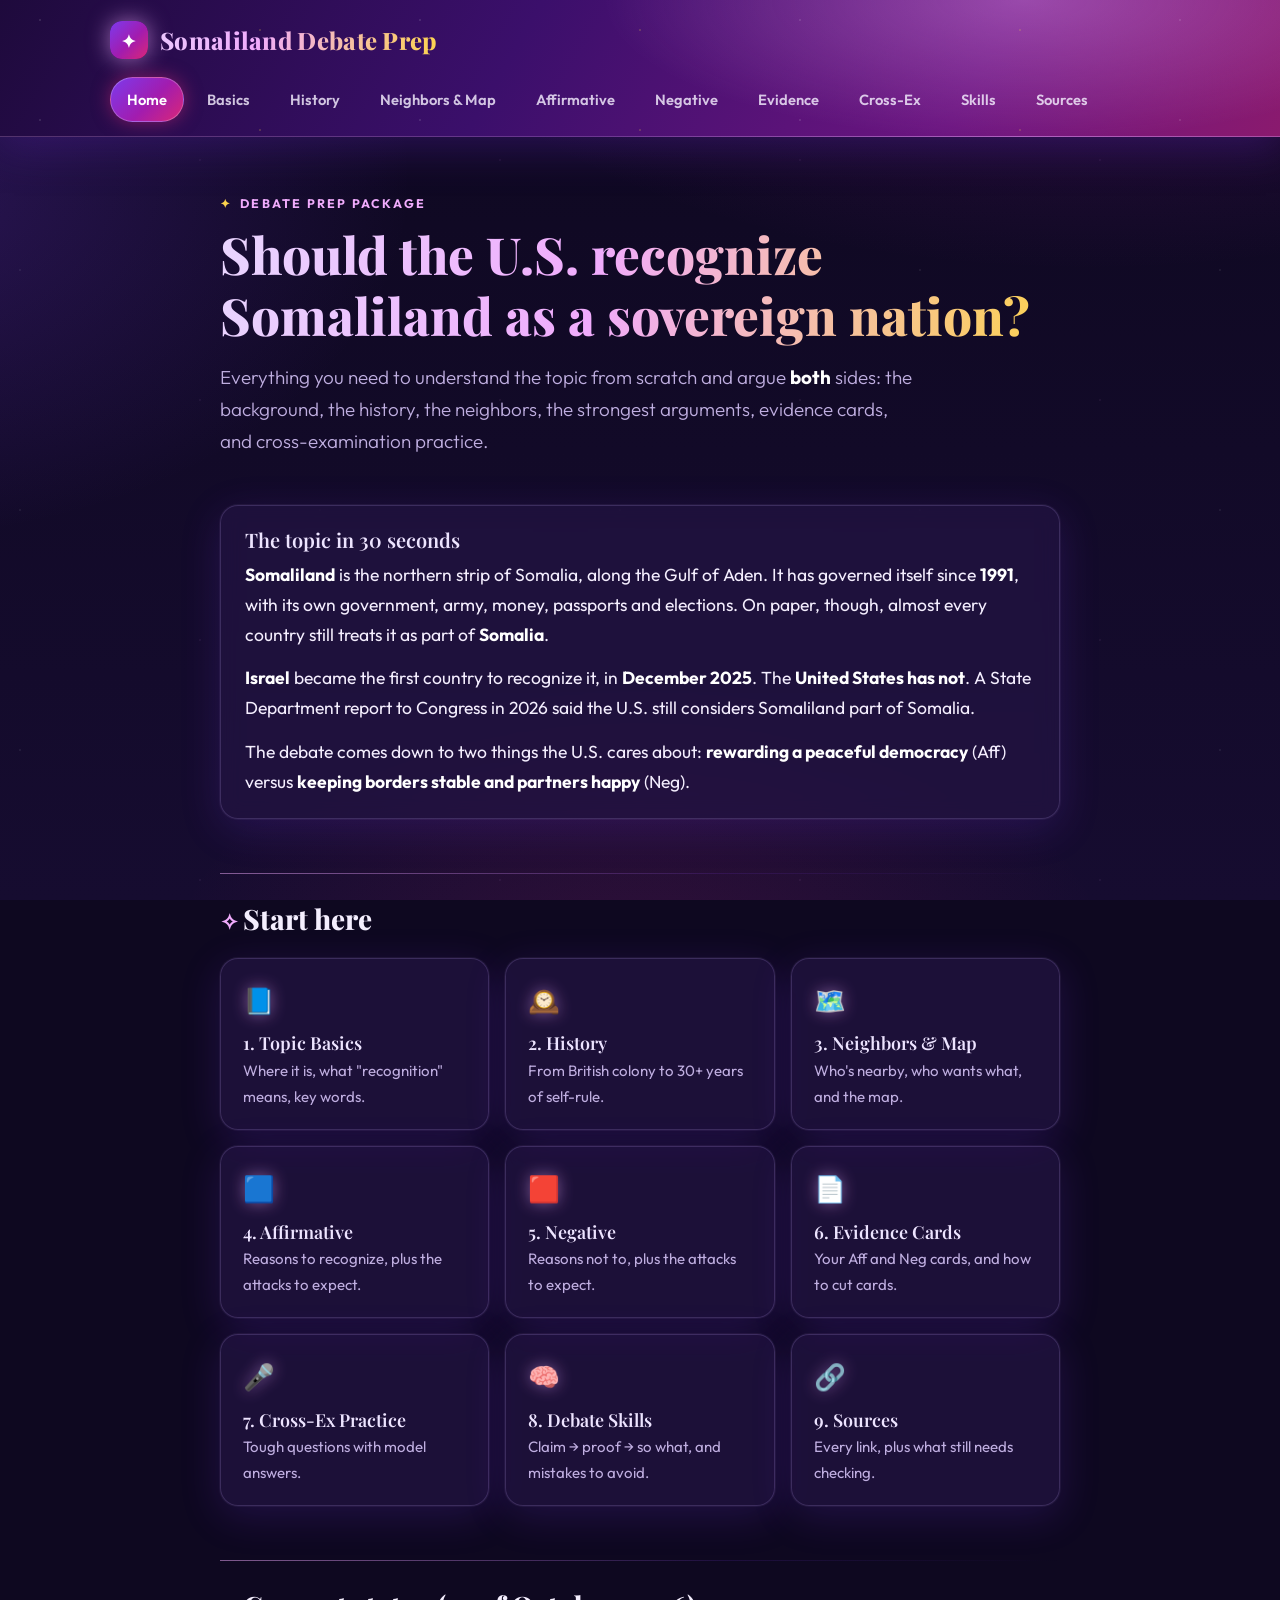
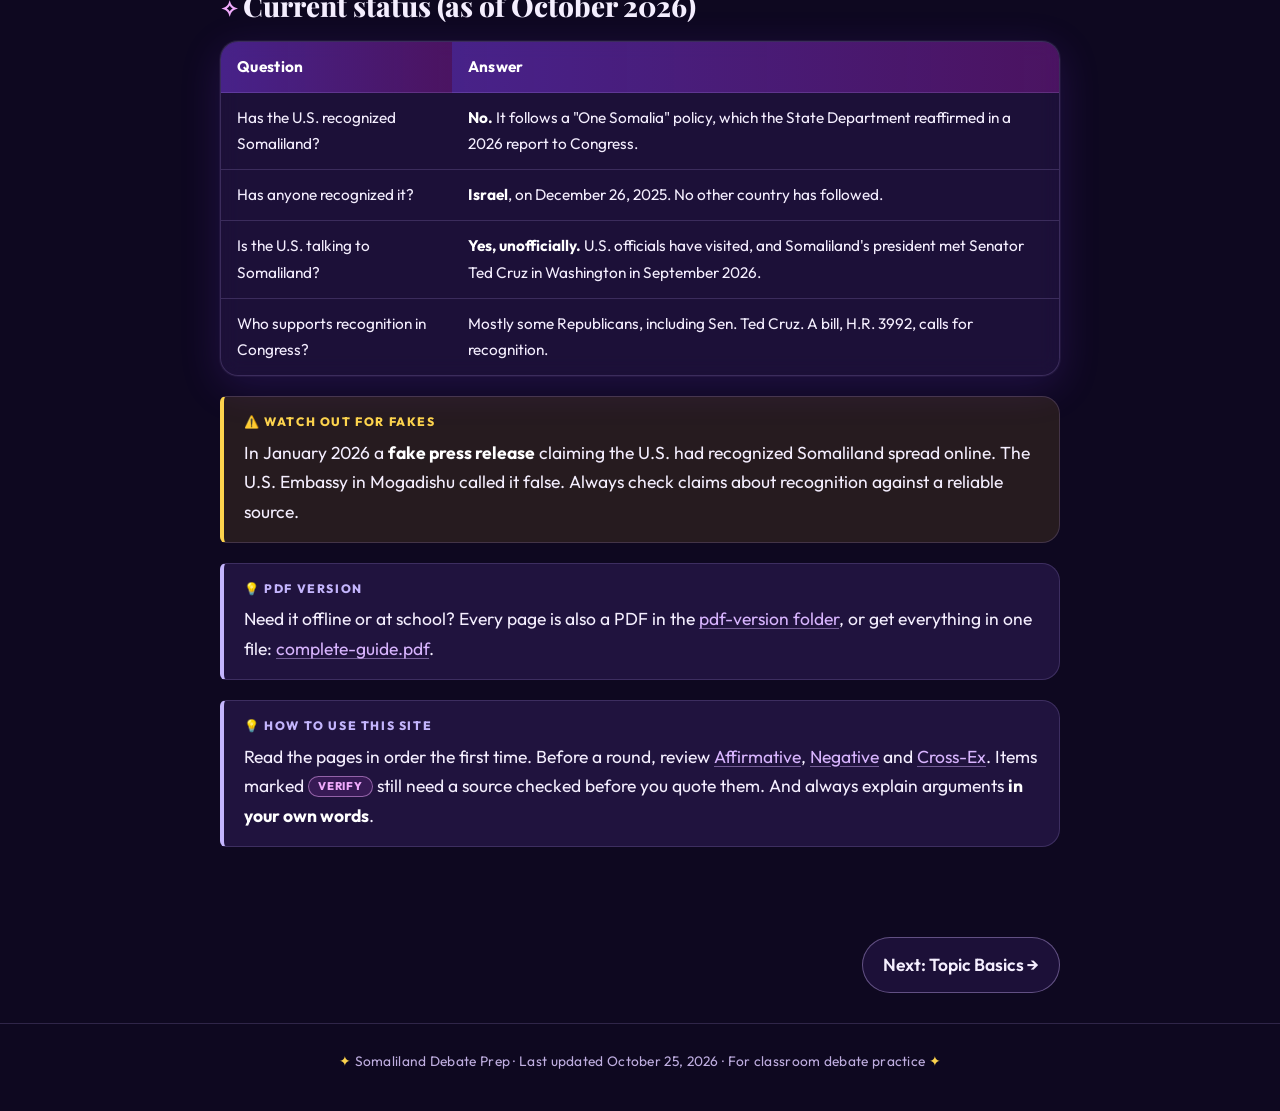
<file: index.html>
<!doctype html>
<html lang="en">
<head>
<!-- HEAD:START -->
<meta charset="utf-8">
<meta name="viewport" content="width=device-width, initial-scale=1">
<meta name="theme-color" content="#1a0b33">
<link rel="preconnect" href="https://fonts.googleapis.com">
<link rel="preconnect" href="https://fonts.gstatic.com" crossorigin>
<link href="https://fonts.googleapis.com/css2?family=Playfair+Display:ital,wght@0,600;0,800;1,600&family=Outfit:wght@300;400;600;700;800&display=swap" rel="stylesheet">
<link rel="stylesheet" href="assets/style.css">
<link rel="icon" href="data:image/svg+xml,<svg xmlns='http://www.w3.org/2000/svg' viewBox='0 0 100 100'><text y='.9em' font-size='90'>💜</text></svg>">
<!-- HEAD:END -->
<title>Somaliland Debate Prep</title>
<meta name="description" content="A beginner-friendly prep package for the resolution: The United States should recognize Somaliland as a sovereign nation.">
</head>
<body>
<!-- HEADER:START -->
<header class="site-header">
  <div class="inner">
    <a class="brand" href="index.html"><span class="logo">✦</span> Somaliland Debate Prep</a>
    <nav class="site-nav" aria-label="Main">
      <a href="index.html" aria-current="page">Home</a>
      <a href="basics.html">Basics</a>
      <a href="history.html">History</a>
      <a href="neighbors.html">Neighbors &amp; Map</a>
      <a href="affirmative.html">Affirmative</a>
      <a href="negative.html">Negative</a>
      <a href="evidence.html">Evidence</a>
      <a href="cross-ex.html">Cross-Ex</a>
      <a href="skills.html">Skills</a>
      <a href="sources.html">Sources</a>
    </nav>
  </div>
</header>
<!-- HEADER:END -->

<main>
  <section class="hero">
    <span class="eyebrow">Debate Prep Package</span>
    <h1>Should the U.S. recognize Somaliland as a sovereign nation?</h1>
    <p class="lead">Everything you need to understand the topic from scratch and argue <strong>both</strong> sides: the background, the history, the neighbors, the strongest arguments, evidence cards, and cross-examination practice.</p>
  </section>

  <div class="card">
    <h3 style="margin-top:0">The topic in 30 seconds</h3>
    <p><strong>Somaliland</strong> is the northern strip of Somalia, along the Gulf of Aden. It has governed itself since <strong>1991</strong>, with its own government, army, money, passports and elections. On paper, though, almost every country still treats it as part of <strong>Somalia</strong>.</p>
    <p><strong>Israel</strong> became the first country to recognize it, in <strong>December 2025</strong>. The <strong>United States has not</strong>. A State Department report to Congress in 2026 said the U.S. still considers Somaliland part of Somalia.</p>
    <p style="margin:0">The debate comes down to two things the U.S. cares about: <strong>rewarding a peaceful democracy</strong> (Aff) versus <strong>keeping borders stable and partners happy</strong> (Neg).</p>
  </div>

  <h2>Start here</h2>
  <div class="grid">
    <a class="tile" href="basics.html"><span class="icon">📘</span><h3>1. Topic Basics</h3><p>Where it is, what "recognition" means, key words.</p></a>
    <a class="tile" href="history.html"><span class="icon">🕰️</span><h3>2. History</h3><p>From British colony to 30+ years of self-rule.</p></a>
    <a class="tile" href="neighbors.html"><span class="icon">🗺️</span><h3>3. Neighbors &amp; Map</h3><p>Who's nearby, who wants what, and the map.</p></a>
    <a class="tile" href="affirmative.html"><span class="icon">🟦</span><h3>4. Affirmative</h3><p>Reasons to recognize, plus the attacks to expect.</p></a>
    <a class="tile" href="negative.html"><span class="icon">🟥</span><h3>5. Negative</h3><p>Reasons not to, plus the attacks to expect.</p></a>
    <a class="tile" href="evidence.html"><span class="icon">📄</span><h3>6. Evidence Cards</h3><p>Your Aff and Neg cards, and how to cut cards.</p></a>
    <a class="tile" href="cross-ex.html"><span class="icon">🎤</span><h3>7. Cross-Ex Practice</h3><p>Tough questions with model answers.</p></a>
    <a class="tile" href="skills.html"><span class="icon">🧠</span><h3>8. Debate Skills</h3><p>Claim → proof → so what, and mistakes to avoid.</p></a>
    <a class="tile" href="sources.html"><span class="icon">🔗</span><h3>9. Sources</h3><p>Every link, plus what still needs checking.</p></a>
  </div>

  <h2>Current status (as of October 2026)</h2>
  <div class="table-wrap"><table>
    <tr><th>Question</th><th>Answer</th></tr>
    <tr><td>Has the U.S. recognized Somaliland?</td><td><strong>No.</strong> It follows a "One Somalia" policy, which the State Department reaffirmed in a 2026 report to Congress.</td></tr>
    <tr><td>Has anyone recognized it?</td><td><strong>Israel</strong>, on December 26, 2025. No other country has followed.</td></tr>
    <tr><td>Is the U.S. talking to Somaliland?</td><td><strong>Yes, unofficially.</strong> U.S. officials have visited, and Somaliland's president met Senator Ted Cruz in Washington in September 2026.</td></tr>
    <tr><td>Who supports recognition in Congress?</td><td>Mostly some Republicans, including Sen. Ted Cruz. A bill, H.R. 3992, calls for recognition.</td></tr>
  </table></div>

  <div class="callout warn">
    <span class="label">Watch out for fakes</span>
    In January 2026 a <strong>fake press release</strong> claiming the U.S. had recognized Somaliland spread online. The U.S. Embassy in Mogadishu called it false. Always check claims about recognition against a reliable source.
  </div>

  <div class="callout tip">
    <span class="label">PDF version</span>
    Need it offline or at school? Every page is also a PDF in the <a href="https://github.com/swainsa1/somaliland-debate-prep/tree/main/pdf-version">pdf-version folder</a>, or get everything in one file: <a href="pdf-version/complete-guide.pdf">complete-guide.pdf</a>.
  </div>

  <div class="callout tip">
    <span class="label">How to use this site</span>
    Read the pages in order the first time. Before a round, review <a href="affirmative.html">Affirmative</a>, <a href="negative.html">Negative</a> and <a href="cross-ex.html">Cross-Ex</a>. Items marked <span class="verify-tag">verify</span> still need a source checked before you quote them. And always explain arguments <strong>in your own words</strong>.
  </div>
</main>

<!-- FOOTER:START -->
<nav class="pager" aria-label="Pages">
  <span></span>
  <a href="basics.html">Next: Topic Basics →</a>
</nav>
<footer class="site-footer">
  Somaliland Debate Prep · Last updated October 25, 2026 · For classroom debate practice
</footer>
<!-- FOOTER:END -->
</body>
</html>
</file>
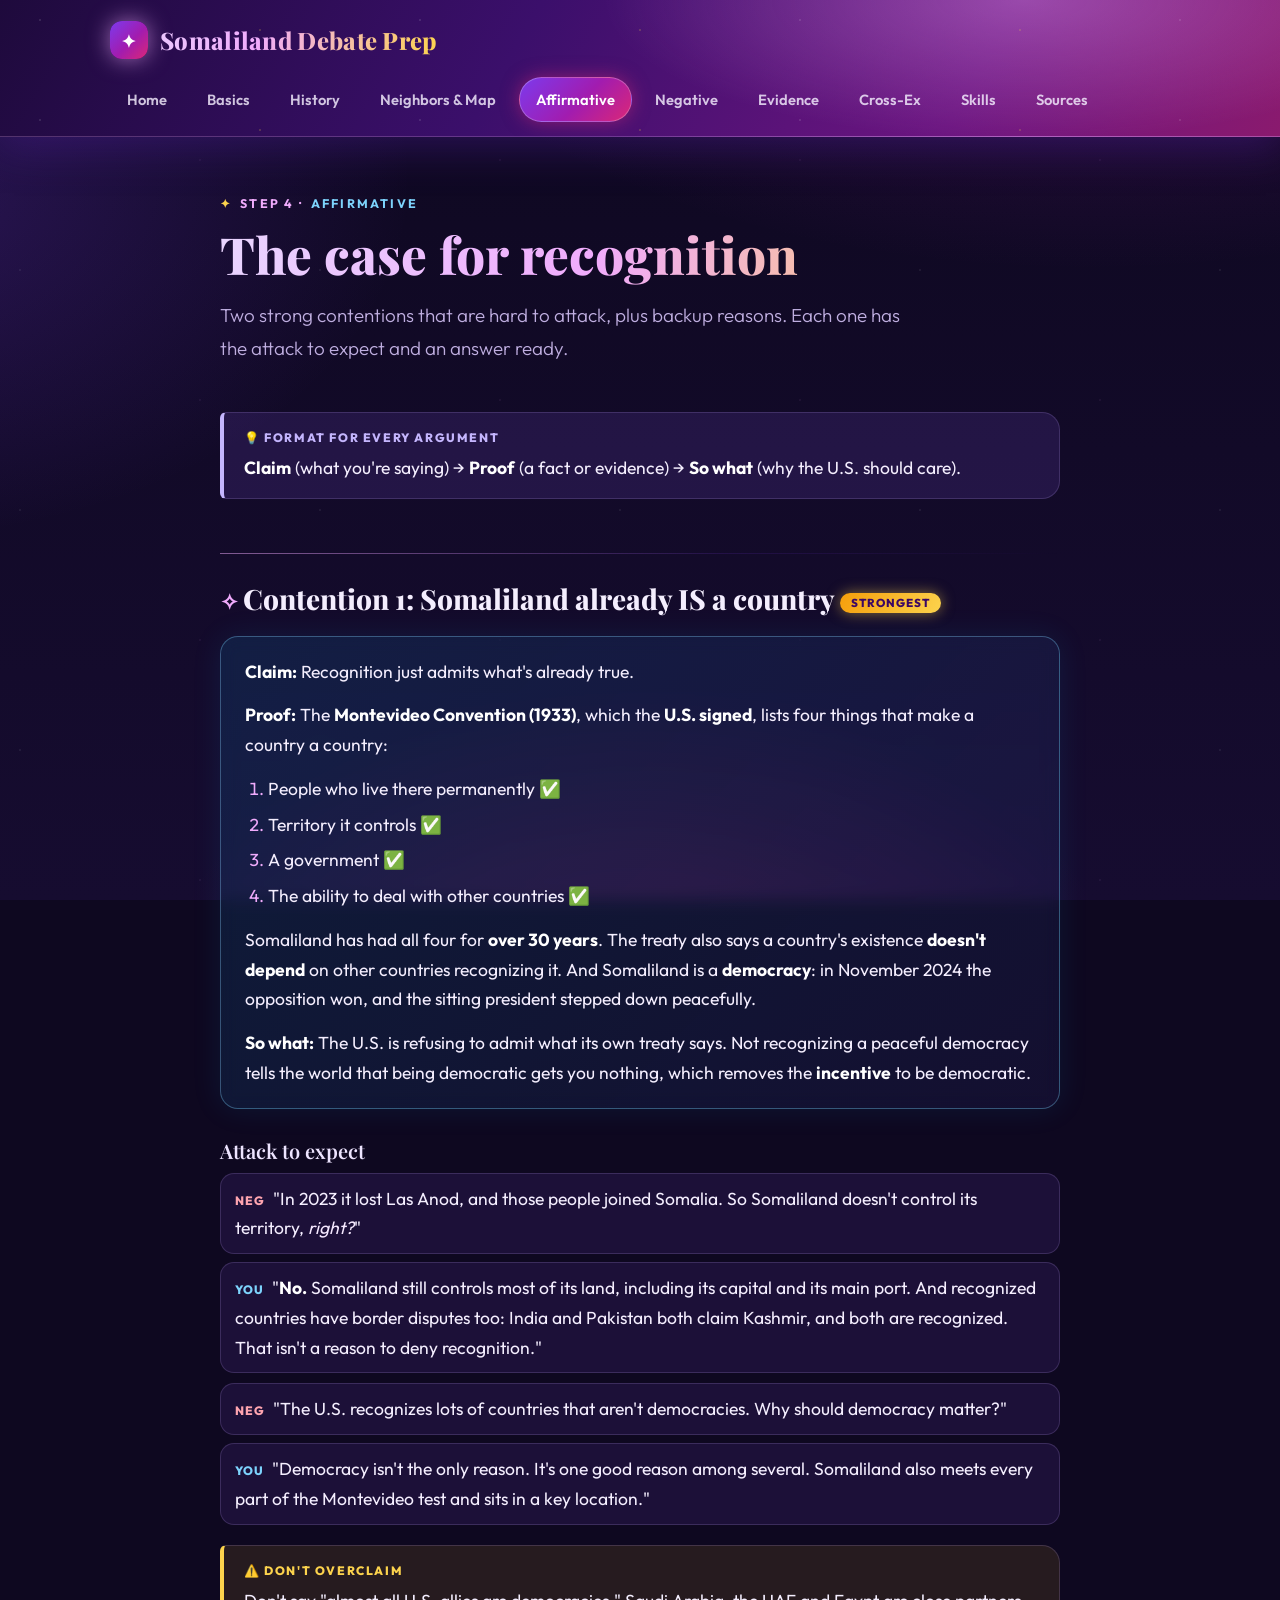
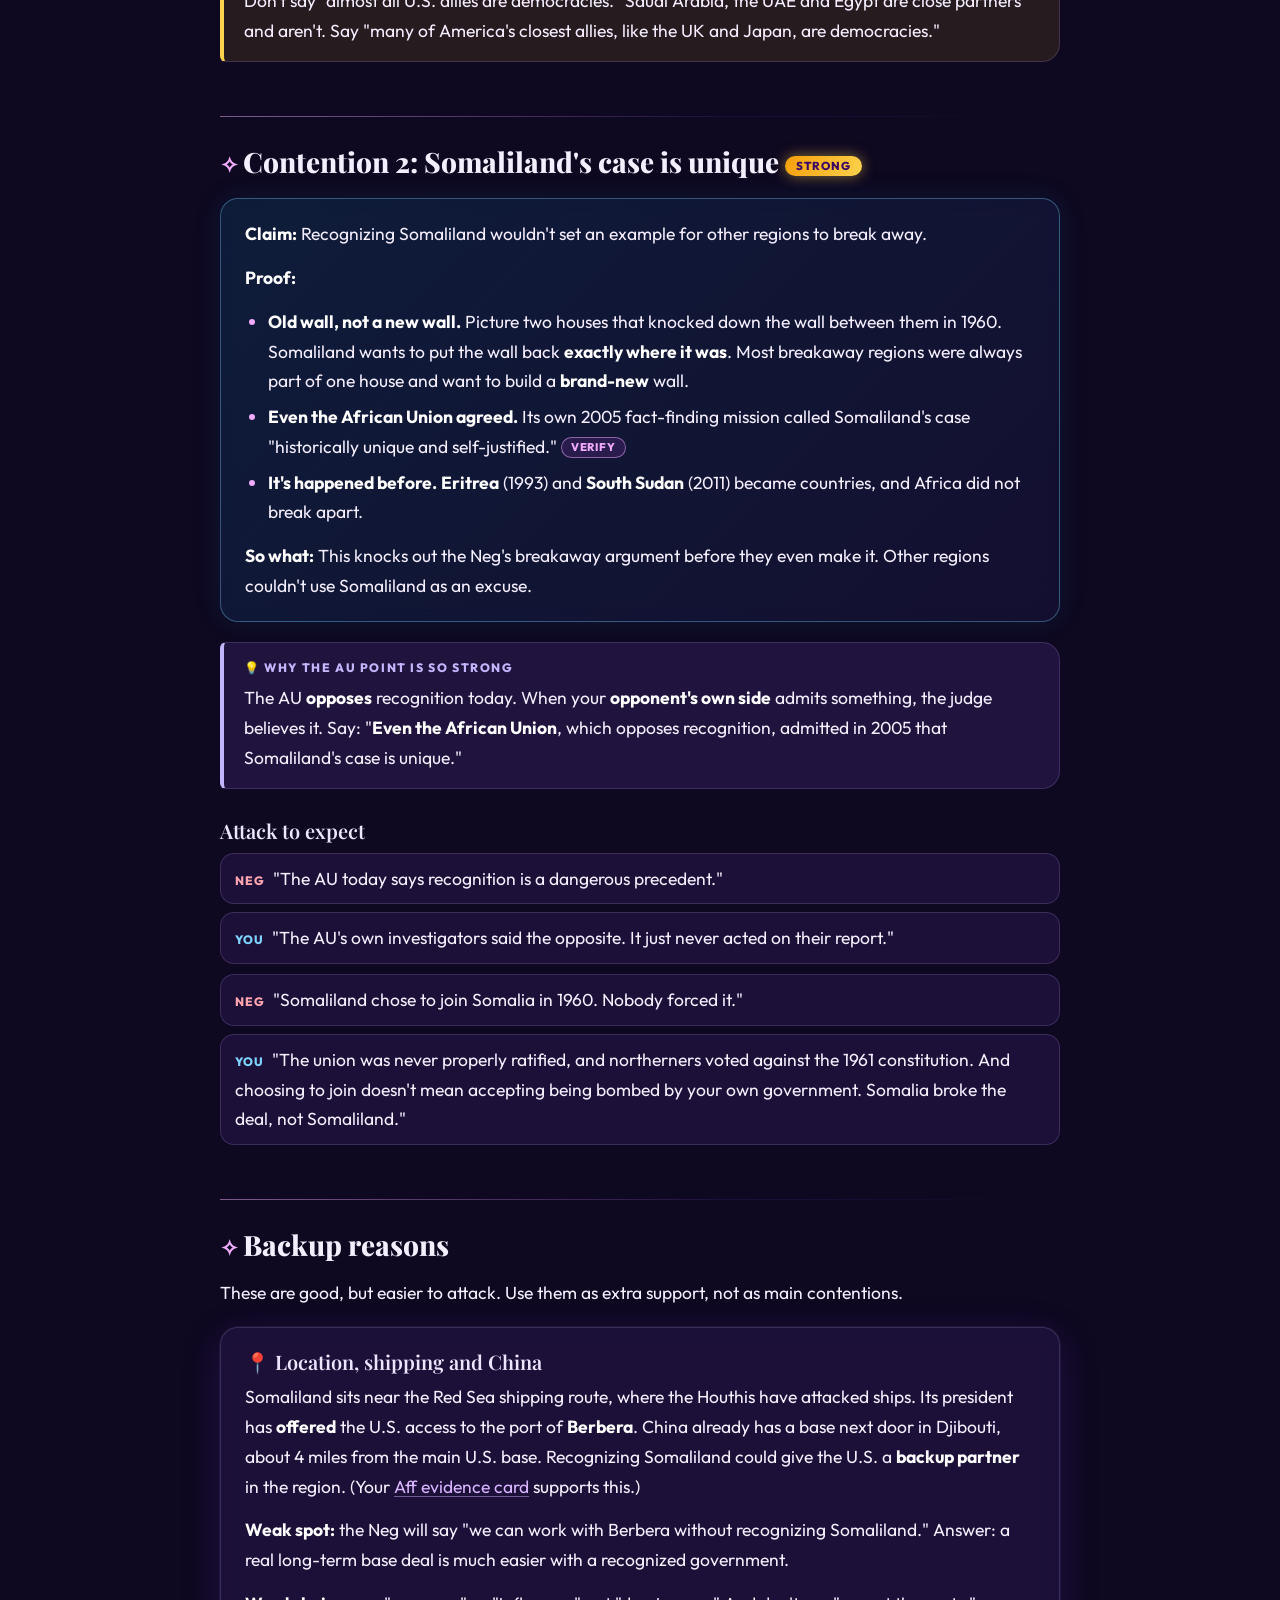
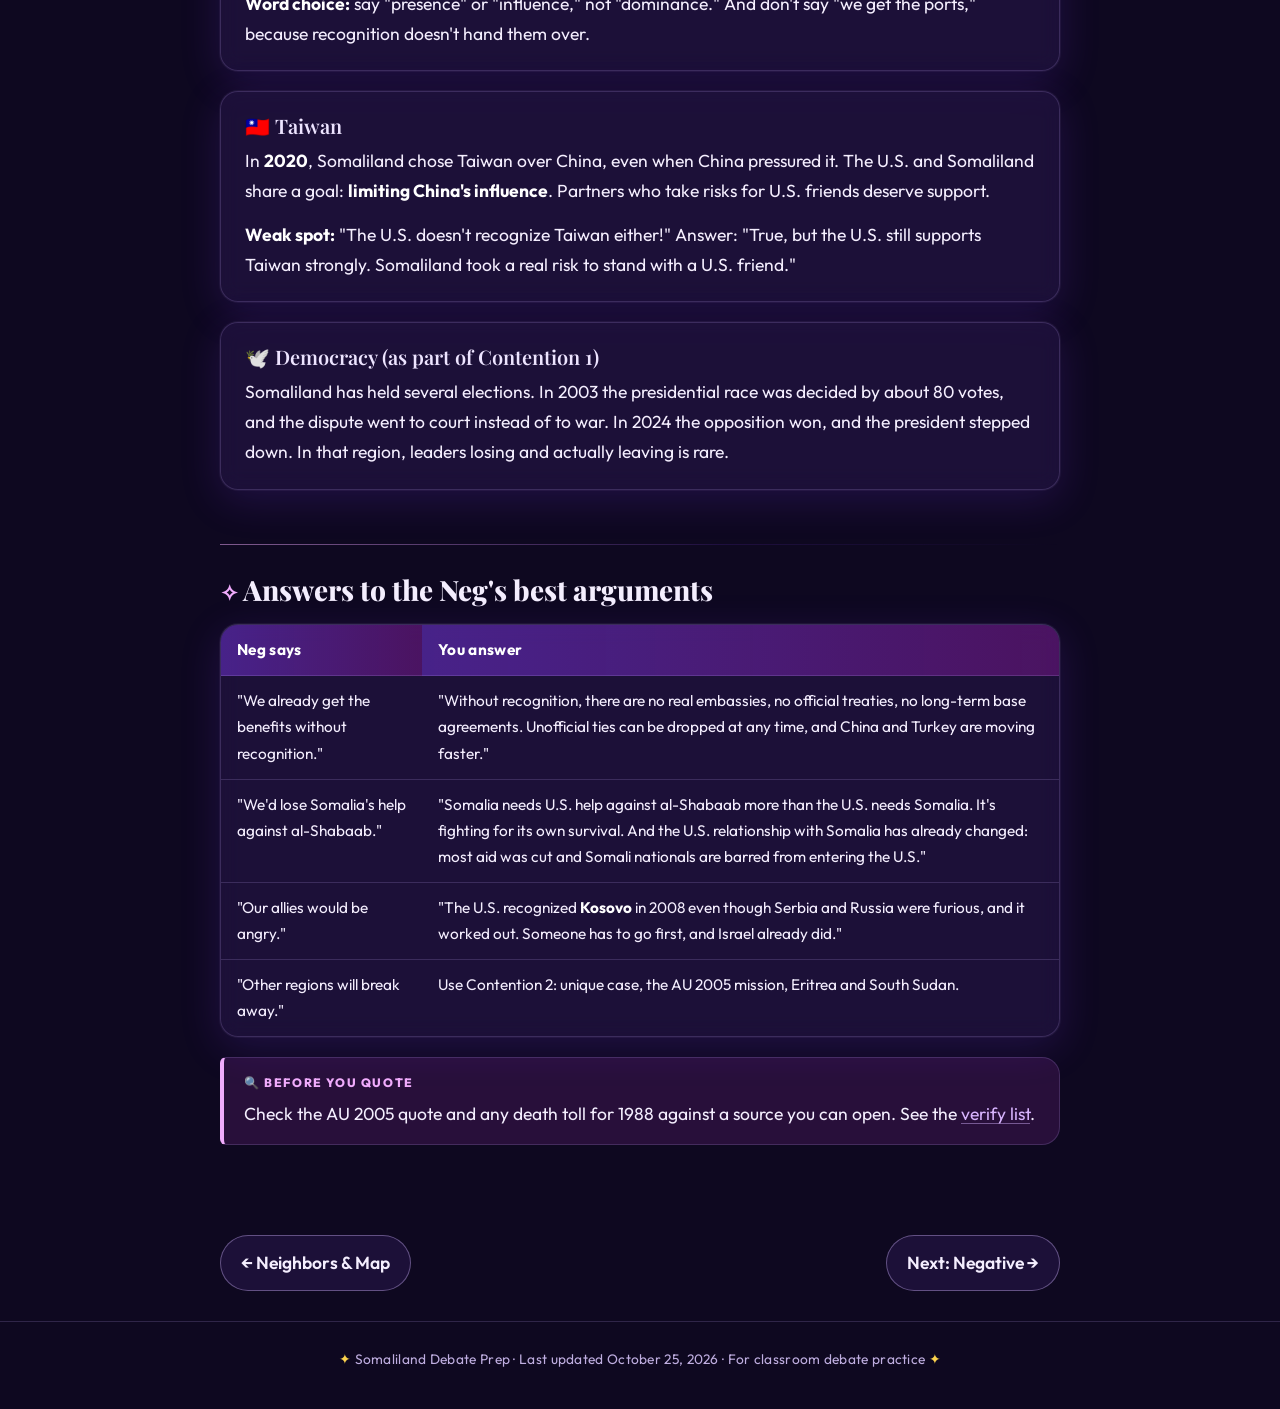
<file: affirmative.html>
<!doctype html>
<html lang="en">
<head>
<!-- HEAD:START -->
<meta charset="utf-8">
<meta name="viewport" content="width=device-width, initial-scale=1">
<meta name="theme-color" content="#1a0b33">
<link rel="preconnect" href="https://fonts.googleapis.com">
<link rel="preconnect" href="https://fonts.gstatic.com" crossorigin>
<link href="https://fonts.googleapis.com/css2?family=Playfair+Display:ital,wght@0,600;0,800;1,600&family=Outfit:wght@300;400;600;700;800&display=swap" rel="stylesheet">
<link rel="stylesheet" href="assets/style.css">
<link rel="icon" href="data:image/svg+xml,<svg xmlns='http://www.w3.org/2000/svg' viewBox='0 0 100 100'><text y='.9em' font-size='90'>💜</text></svg>">
<!-- HEAD:END -->
<title>Affirmative · Somaliland Debate Prep</title>
<meta name="description" content="Affirmative arguments for U.S. recognition of Somaliland, with the attacks to expect and how to answer them.">
</head>
<body>
<!-- HEADER:START -->
<header class="site-header">
  <div class="inner">
    <a class="brand" href="index.html"><span class="logo">✦</span> Somaliland Debate Prep</a>
    <nav class="site-nav" aria-label="Main">
      <a href="index.html">Home</a>
      <a href="basics.html">Basics</a>
      <a href="history.html">History</a>
      <a href="neighbors.html">Neighbors &amp; Map</a>
      <a href="affirmative.html" aria-current="page">Affirmative</a>
      <a href="negative.html">Negative</a>
      <a href="evidence.html">Evidence</a>
      <a href="cross-ex.html">Cross-Ex</a>
      <a href="skills.html">Skills</a>
      <a href="sources.html">Sources</a>
    </nav>
  </div>
</header>
<!-- HEADER:END -->

<main>
  <section class="hero">
    <span class="eyebrow">Step 4 · <span style="color:var(--aff)">Affirmative</span></span>
    <h1>The case for recognition</h1>
    <p class="lead">Two strong contentions that are hard to attack, plus backup reasons. Each one has the attack to expect and an answer ready.</p>
  </section>

  <div class="callout tip"><span class="label">Format for every argument</span><strong>Claim</strong> (what you're saying) → <strong>Proof</strong> (a fact or evidence) → <strong>So what</strong> (why the U.S. should care).</div>

  <h2 id="contention-1">Contention 1: Somaliland already IS a country <span class="pill star">Strongest</span></h2>
  <div class="side aff">
    <p><strong>Claim:</strong> Recognition just admits what's already true.</p>
    <p><strong>Proof:</strong> The <strong>Montevideo Convention (1933)</strong>, which the <strong>U.S. signed</strong>, lists four things that make a country a country:</p>
    <ol>
      <li>People who live there permanently ✅</li>
      <li>Territory it controls ✅</li>
      <li>A government ✅</li>
      <li>The ability to deal with other countries ✅</li>
    </ol>
    <p>Somaliland has had all four for <strong>over 30 years</strong>. The treaty also says a country's existence <strong>doesn't depend</strong> on other countries recognizing it. And Somaliland is a <strong>democracy</strong>: in November 2024 the opposition won, and the sitting president stepped down peacefully.</p>
    <p><strong>So what:</strong> The U.S. is refusing to admit what its own treaty says. Not recognizing a peaceful democracy tells the world that being democratic gets you nothing, which removes the <strong>incentive</strong> to be democratic.</p>
  </div>
  <h3>Attack to expect</h3>
  <ul class="exchange">
    <li><span class="who" style="color:var(--neg)">Neg</span>"In 2023 it lost Las Anod, and those people joined Somalia. So Somaliland doesn't control its territory, <em>right?</em>"</li>
    <li><span class="who" style="color:var(--aff)">You</span>"<strong>No.</strong> Somaliland still controls most of its land, including its capital and its main port. And recognized countries have border disputes too: India and Pakistan both claim Kashmir, and both are recognized. That isn't a reason to deny recognition."</li>
  </ul>
  <ul class="exchange">
    <li><span class="who" style="color:var(--neg)">Neg</span>"The U.S. recognizes lots of countries that aren't democracies. Why should democracy matter?"</li>
    <li><span class="who" style="color:var(--aff)">You</span>"Democracy isn't the only reason. It's one good reason among several. Somaliland also meets every part of the Montevideo test and sits in a key location."</li>
  </ul>
  <div class="callout warn"><span class="label">Don't overclaim</span>Don't say "almost all U.S. allies are democracies." Saudi Arabia, the UAE and Egypt are close partners and aren't. Say "many of America's closest allies, like the UK and Japan, are democracies."</div>

  <h2 id="contention-2">Contention 2: Somaliland's case is unique <span class="pill star">Strong</span></h2>
  <div class="side aff">
    <p><strong>Claim:</strong> Recognizing Somaliland wouldn't set an example for other regions to break away.</p>
    <p><strong>Proof:</strong></p>
    <ul>
      <li><strong>Old wall, not a new wall.</strong> Picture two houses that knocked down the wall between them in 1960. Somaliland wants to put the wall back <strong>exactly where it was</strong>. Most breakaway regions were always part of one house and want to build a <strong>brand-new</strong> wall.</li>
      <li><strong>Even the African Union agreed.</strong> Its own 2005 fact-finding mission called Somaliland's case "historically unique and self-justified." <span class="verify-tag">verify</span></li>
      <li><strong>It's happened before.</strong> <strong>Eritrea</strong> (1993) and <strong>South Sudan</strong> (2011) became countries, and Africa did not break apart.</li>
    </ul>
    <p><strong>So what:</strong> This knocks out the Neg's breakaway argument before they even make it. Other regions couldn't use Somaliland as an excuse.</p>
  </div>
  <div class="callout tip"><span class="label">Why the AU point is so strong</span>The AU <strong>opposes</strong> recognition today. When your <strong>opponent's own side</strong> admits something, the judge believes it. Say: "<strong>Even the African Union</strong>, which opposes recognition, admitted in 2005 that Somaliland's case is unique."</div>
  <h3>Attack to expect</h3>
  <ul class="exchange">
    <li><span class="who" style="color:var(--neg)">Neg</span>"The AU today says recognition is a dangerous precedent."</li>
    <li><span class="who" style="color:var(--aff)">You</span>"The AU's own investigators said the opposite. It just never acted on their report."</li>
  </ul>
  <ul class="exchange">
    <li><span class="who" style="color:var(--neg)">Neg</span>"Somaliland chose to join Somalia in 1960. Nobody forced it."</li>
    <li><span class="who" style="color:var(--aff)">You</span>"The union was never properly ratified, and northerners voted against the 1961 constitution. And choosing to join doesn't mean accepting being bombed by your own government. Somalia broke the deal, not Somaliland."</li>
  </ul>

  <h2 id="backup">Backup reasons</h2>
  <p>These are good, but easier to attack. Use them as extra support, not as main contentions.</p>

  <div class="card">
    <h3 style="margin-top:0">📍 Location, shipping and China</h3>
    <p>Somaliland sits near the Red Sea shipping route, where the Houthis have attacked ships. Its president has <strong>offered</strong> the U.S. access to the port of <strong>Berbera</strong>. China already has a base next door in Djibouti, about 4 miles from the main U.S. base. Recognizing Somaliland could give the U.S. a <strong>backup partner</strong> in the region. (Your <a href="evidence.html#aff-card">Aff evidence card</a> supports this.)</p>
    <p><strong>Weak spot:</strong> the Neg will say "we can work with Berbera without recognizing Somaliland." Answer: a real long-term base deal is much easier with a recognized government.</p>
    <p style="margin:0"><strong>Word choice:</strong> say "presence" or "influence," not "dominance." And don't say "we get the ports," because recognition doesn't hand them over.</p>
  </div>

  <div class="card">
    <h3 style="margin-top:0">🇹🇼 Taiwan</h3>
    <p>In <strong>2020</strong>, Somaliland chose Taiwan over China, even when China pressured it. The U.S. and Somaliland share a goal: <strong>limiting China's influence</strong>. Partners who take risks for U.S. friends deserve support.</p>
    <p style="margin:0"><strong>Weak spot:</strong> "The U.S. doesn't recognize Taiwan either!" Answer: "True, but the U.S. still supports Taiwan strongly. Somaliland took a real risk to stand with a U.S. friend."</p>
  </div>

  <div class="card">
    <h3 style="margin-top:0">🕊️ Democracy (as part of Contention 1)</h3>
    <p style="margin:0">Somaliland has held several elections. In 2003 the presidential race was decided by about 80 votes, and the dispute went to court instead of to war. In 2024 the opposition won, and the president stepped down. In that region, leaders losing and actually leaving is rare.</p>
  </div>

  <h2 id="against-neg">Answers to the Neg's best arguments</h2>
  <div class="table-wrap"><table>
    <tr><th>Neg says</th><th>You answer</th></tr>
    <tr><td>"We already get the benefits without recognition."</td><td>"Without recognition, there are no real embassies, no official treaties, no long-term base agreements. Unofficial ties can be dropped at any time, and China and Turkey are moving faster."</td></tr>
    <tr><td>"We'd lose Somalia's help against al-Shabaab."</td><td>"Somalia needs U.S. help against al-Shabaab more than the U.S. needs Somalia. It's fighting for its own survival. And the U.S. relationship with Somalia has already changed: most aid was cut and Somali nationals are barred from entering the U.S."</td></tr>
    <tr><td>"Our allies would be angry."</td><td>"The U.S. recognized <strong>Kosovo</strong> in 2008 even though Serbia and Russia were furious, and it worked out. Someone has to go first, and Israel already did."</td></tr>
    <tr><td>"Other regions will break away."</td><td>Use Contention 2: unique case, the AU 2005 mission, Eritrea and South Sudan.</td></tr>
  </table></div>

  <div class="callout verify"><span class="label">Before you quote</span>Check the AU 2005 quote and any death toll for 1988 against a source you can open. See the <a href="sources.html#verify">verify list</a>.</div>
</main>

<!-- FOOTER:START -->
<nav class="pager" aria-label="Pages">
  <a href="neighbors.html">← Neighbors &amp; Map</a>
  <a href="negative.html">Next: Negative →</a>
</nav>
<footer class="site-footer">
  Somaliland Debate Prep · Last updated October 25, 2026 · For classroom debate practice
</footer>
<!-- FOOTER:END -->
</body>
</html>
</file>
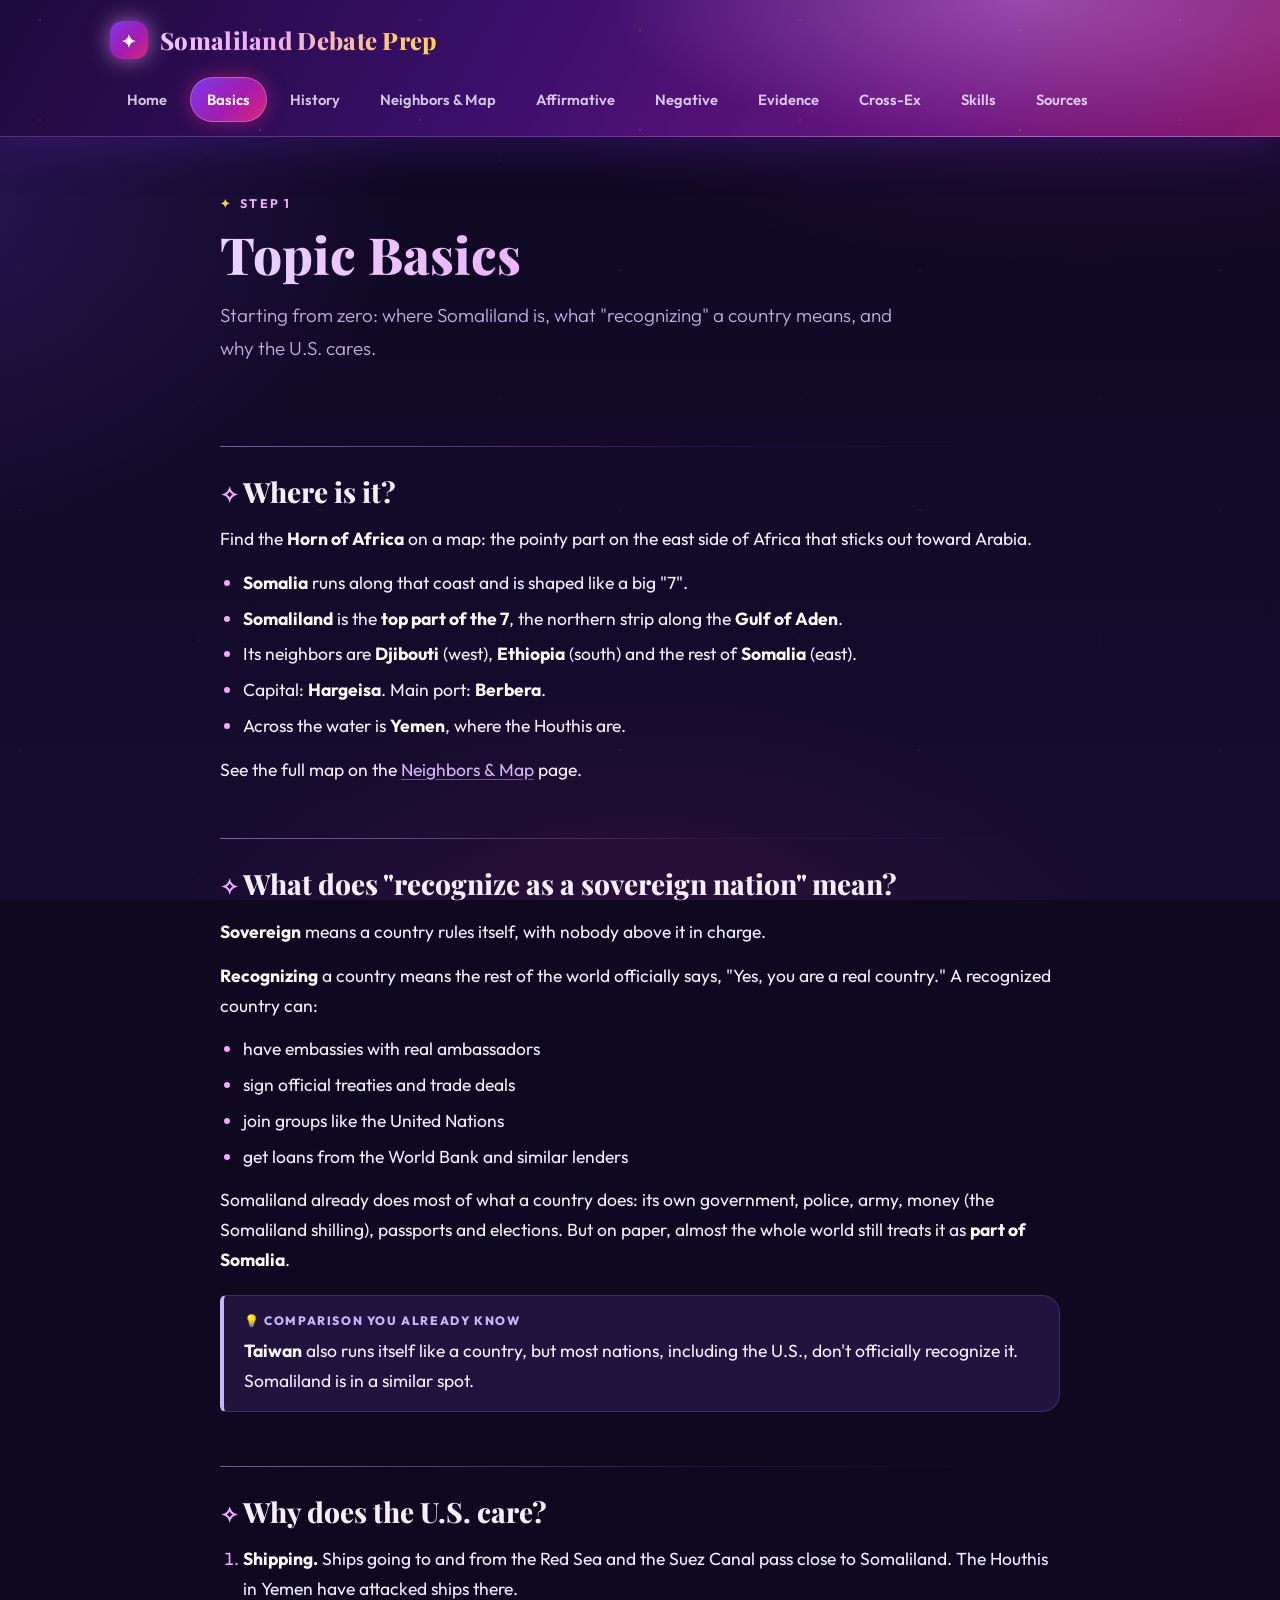
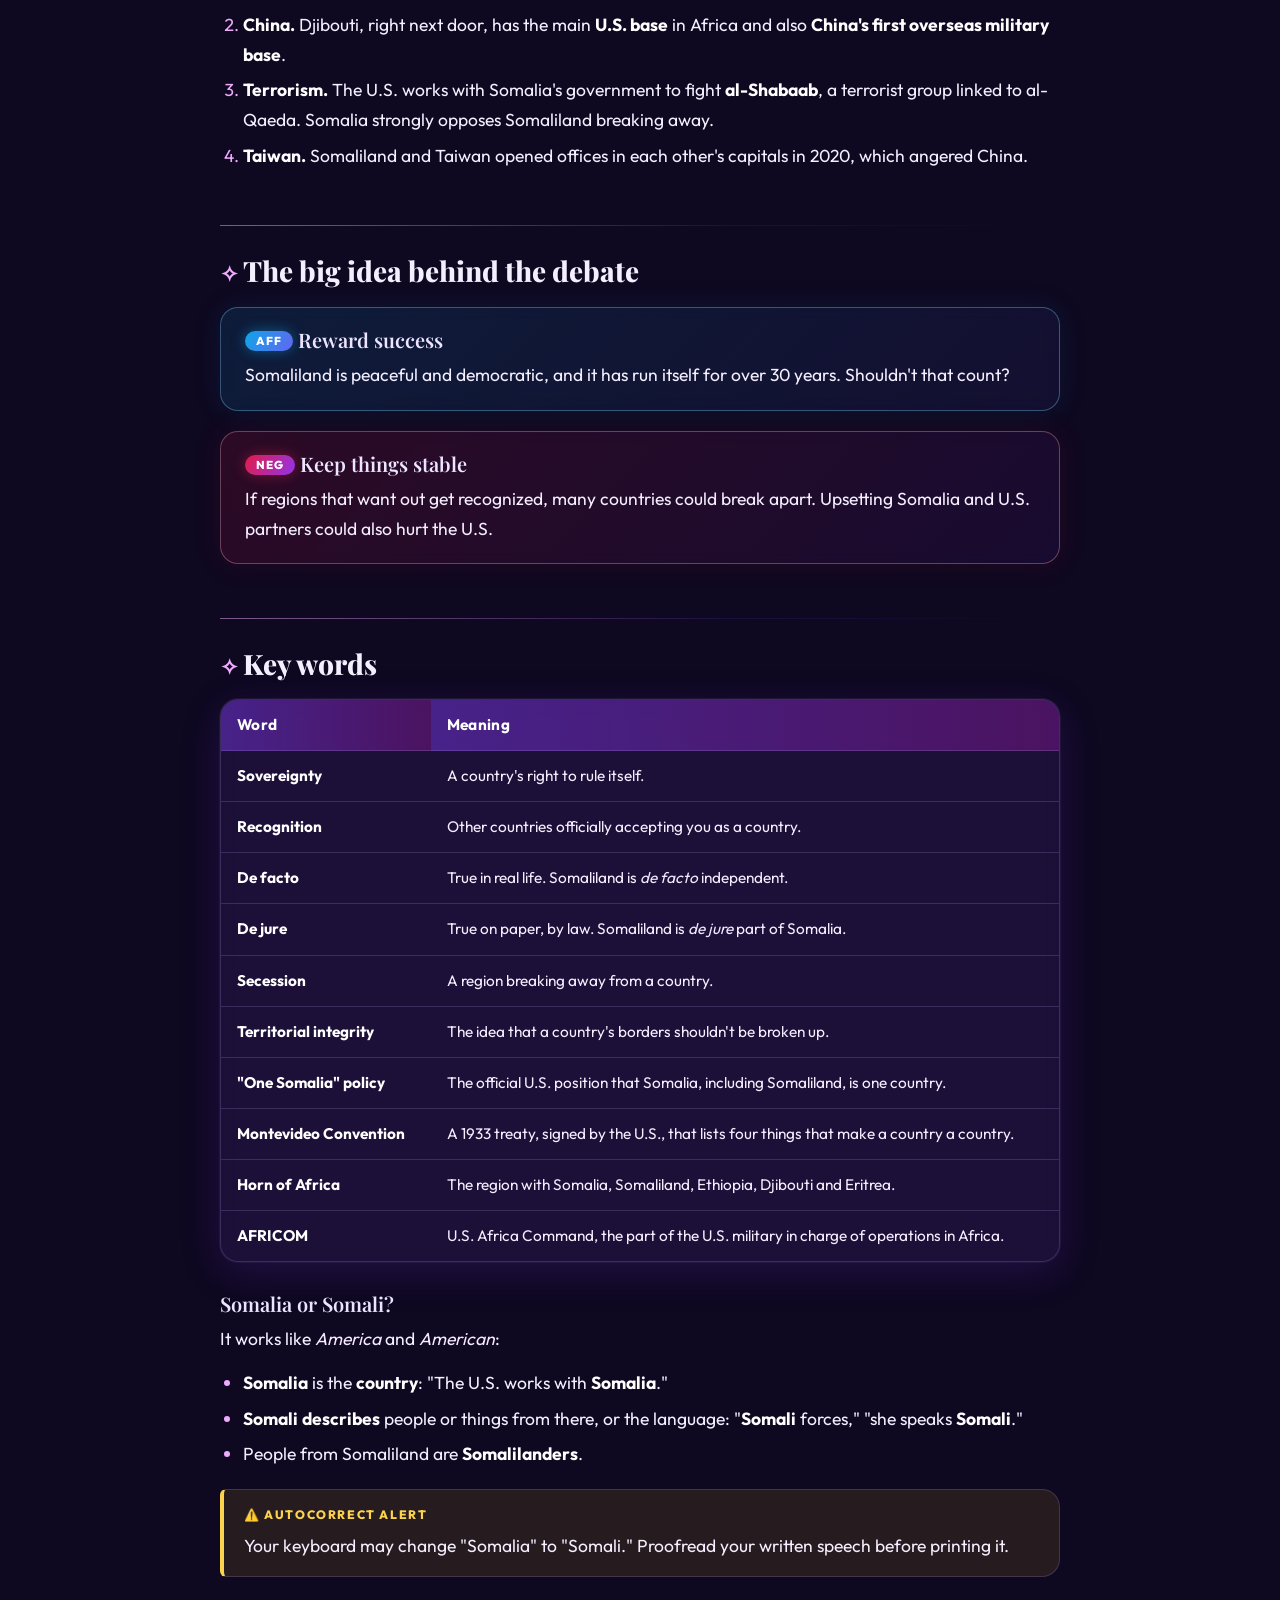
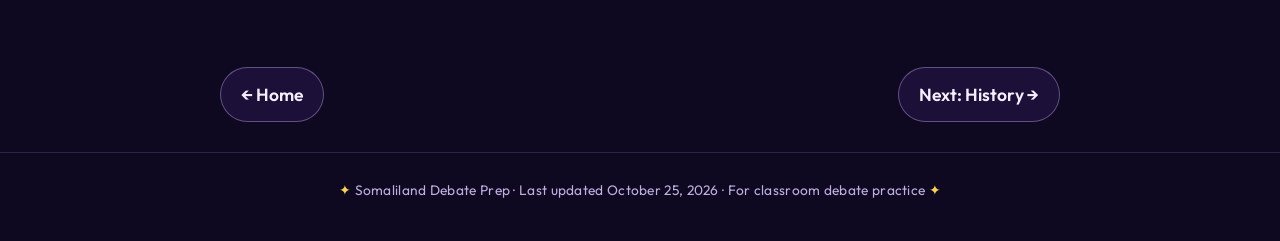
<file: basics.html>
<!doctype html>
<html lang="en">
<head>
<!-- HEAD:START -->
<meta charset="utf-8">
<meta name="viewport" content="width=device-width, initial-scale=1">
<meta name="theme-color" content="#1a0b33">
<link rel="preconnect" href="https://fonts.googleapis.com">
<link rel="preconnect" href="https://fonts.gstatic.com" crossorigin>
<link href="https://fonts.googleapis.com/css2?family=Playfair+Display:ital,wght@0,600;0,800;1,600&family=Outfit:wght@300;400;600;700;800&display=swap" rel="stylesheet">
<link rel="stylesheet" href="assets/style.css">
<link rel="icon" href="data:image/svg+xml,<svg xmlns='http://www.w3.org/2000/svg' viewBox='0 0 100 100'><text y='.9em' font-size='90'>💜</text></svg>">
<!-- HEAD:END -->
<title>Topic Basics · Somaliland Debate Prep</title>
<meta name="description" content="Where Somaliland is, what recognizing a country means, and the key words for this debate.">
</head>
<body>
<!-- HEADER:START -->
<header class="site-header">
  <div class="inner">
    <a class="brand" href="index.html"><span class="logo">✦</span> Somaliland Debate Prep</a>
    <nav class="site-nav" aria-label="Main">
      <a href="index.html">Home</a>
      <a href="basics.html" aria-current="page">Basics</a>
      <a href="history.html">History</a>
      <a href="neighbors.html">Neighbors &amp; Map</a>
      <a href="affirmative.html">Affirmative</a>
      <a href="negative.html">Negative</a>
      <a href="evidence.html">Evidence</a>
      <a href="cross-ex.html">Cross-Ex</a>
      <a href="skills.html">Skills</a>
      <a href="sources.html">Sources</a>
    </nav>
  </div>
</header>
<!-- HEADER:END -->

<main>
  <section class="hero">
    <span class="eyebrow">Step 1</span>
    <h1>Topic Basics</h1>
    <p class="lead">Starting from zero: where Somaliland is, what "recognizing" a country means, and why the U.S. cares.</p>
  </section>

  <h2 id="where">Where is it?</h2>
  <p>Find the <strong>Horn of Africa</strong> on a map: the pointy part on the east side of Africa that sticks out toward Arabia.</p>
  <ul>
    <li><strong>Somalia</strong> runs along that coast and is shaped like a big "7".</li>
    <li><strong>Somaliland</strong> is the <strong>top part of the 7</strong>, the northern strip along the <strong>Gulf of Aden</strong>.</li>
    <li>Its neighbors are <strong>Djibouti</strong> (west), <strong>Ethiopia</strong> (south) and the rest of <strong>Somalia</strong> (east).</li>
    <li>Capital: <strong>Hargeisa</strong>. Main port: <strong>Berbera</strong>.</li>
    <li>Across the water is <strong>Yemen</strong>, where the Houthis are.</li>
  </ul>
  <p>See the full map on the <a href="neighbors.html#map">Neighbors &amp; Map</a> page.</p>

  <h2 id="recognition">What does "recognize as a sovereign nation" mean?</h2>
  <p><strong>Sovereign</strong> means a country rules itself, with nobody above it in charge.</p>
  <p><strong>Recognizing</strong> a country means the rest of the world officially says, "Yes, you are a real country." A recognized country can:</p>
  <ul>
    <li>have embassies with real ambassadors</li>
    <li>sign official treaties and trade deals</li>
    <li>join groups like the United Nations</li>
    <li>get loans from the World Bank and similar lenders</li>
  </ul>
  <p>Somaliland already does most of what a country does: its own government, police, army, money (the Somaliland shilling), passports and elections. But on paper, almost the whole world still treats it as <strong>part of Somalia</strong>.</p>
  <div class="callout tip">
    <span class="label">Comparison you already know</span>
    <strong>Taiwan</strong> also runs itself like a country, but most nations, including the U.S., don't officially recognize it. Somaliland is in a similar spot.
  </div>

  <h2 id="why">Why does the U.S. care?</h2>
  <ol>
    <li><strong>Shipping.</strong> Ships going to and from the Red Sea and the Suez Canal pass close to Somaliland. The Houthis in Yemen have attacked ships there.</li>
    <li><strong>China.</strong> Djibouti, right next door, has the main <strong>U.S. base</strong> in Africa and also <strong>China's first overseas military base</strong>.</li>
    <li><strong>Terrorism.</strong> The U.S. works with Somalia's government to fight <strong>al-Shabaab</strong>, a terrorist group linked to al-Qaeda. Somalia strongly opposes Somaliland breaking away.</li>
    <li><strong>Taiwan.</strong> Somaliland and Taiwan opened offices in each other's capitals in 2020, which angered China.</li>
  </ol>

  <h2 id="big-idea">The big idea behind the debate</h2>
  <div class="side aff">
    <h3><span class="pill aff">Aff</span> Reward success</h3>
    <p>Somaliland is peaceful and democratic, and it has run itself for over 30 years. Shouldn't that count?</p>
  </div>
  <div class="side neg">
    <h3><span class="pill neg">Neg</span> Keep things stable</h3>
    <p>If regions that want out get recognized, many countries could break apart. Upsetting Somalia and U.S. partners could also hurt the U.S.</p>
  </div>

  <h2 id="key-words">Key words</h2>
  <div class="table-wrap"><table>
    <tr><th>Word</th><th>Meaning</th></tr>
    <tr><td><strong>Sovereignty</strong></td><td>A country's right to rule itself.</td></tr>
    <tr><td><strong>Recognition</strong></td><td>Other countries officially accepting you as a country.</td></tr>
    <tr><td><strong>De facto</strong></td><td>True in real life. Somaliland is <em>de facto</em> independent.</td></tr>
    <tr><td><strong>De jure</strong></td><td>True on paper, by law. Somaliland is <em>de jure</em> part of Somalia.</td></tr>
    <tr><td><strong>Secession</strong></td><td>A region breaking away from a country.</td></tr>
    <tr><td><strong>Territorial integrity</strong></td><td>The idea that a country's borders shouldn't be broken up.</td></tr>
    <tr><td><strong>"One Somalia" policy</strong></td><td>The official U.S. position that Somalia, including Somaliland, is one country.</td></tr>
    <tr><td><strong>Montevideo Convention</strong></td><td>A 1933 treaty, signed by the U.S., that lists four things that make a country a country.</td></tr>
    <tr><td><strong>Horn of Africa</strong></td><td>The region with Somalia, Somaliland, Ethiopia, Djibouti and Eritrea.</td></tr>
    <tr><td><strong>AFRICOM</strong></td><td>U.S. Africa Command, the part of the U.S. military in charge of operations in Africa.</td></tr>
  </table></div>

  <h3 id="somalia-vs-somali">Somalia or Somali?</h3>
  <p>It works like <em>America</em> and <em>American</em>:</p>
  <ul>
    <li><strong>Somalia</strong> is the <strong>country</strong>: "The U.S. works with <strong>Somalia</strong>."</li>
    <li><strong>Somali</strong> <strong>describes</strong> people or things from there, or the language: "<strong>Somali</strong> forces," "she speaks <strong>Somali</strong>."</li>
    <li>People from Somaliland are <strong>Somalilanders</strong>.</li>
  </ul>
  <div class="callout warn"><span class="label">Autocorrect alert</span>Your keyboard may change "Somalia" to "Somali." Proofread your written speech before printing it.</div>
</main>

<!-- FOOTER:START -->
<nav class="pager" aria-label="Pages">
  <a href="index.html">← Home</a>
  <a href="history.html">Next: History →</a>
</nav>
<footer class="site-footer">
  Somaliland Debate Prep · Last updated October 25, 2026 · For classroom debate practice
</footer>
<!-- FOOTER:END -->
</body>
</html>
</file>
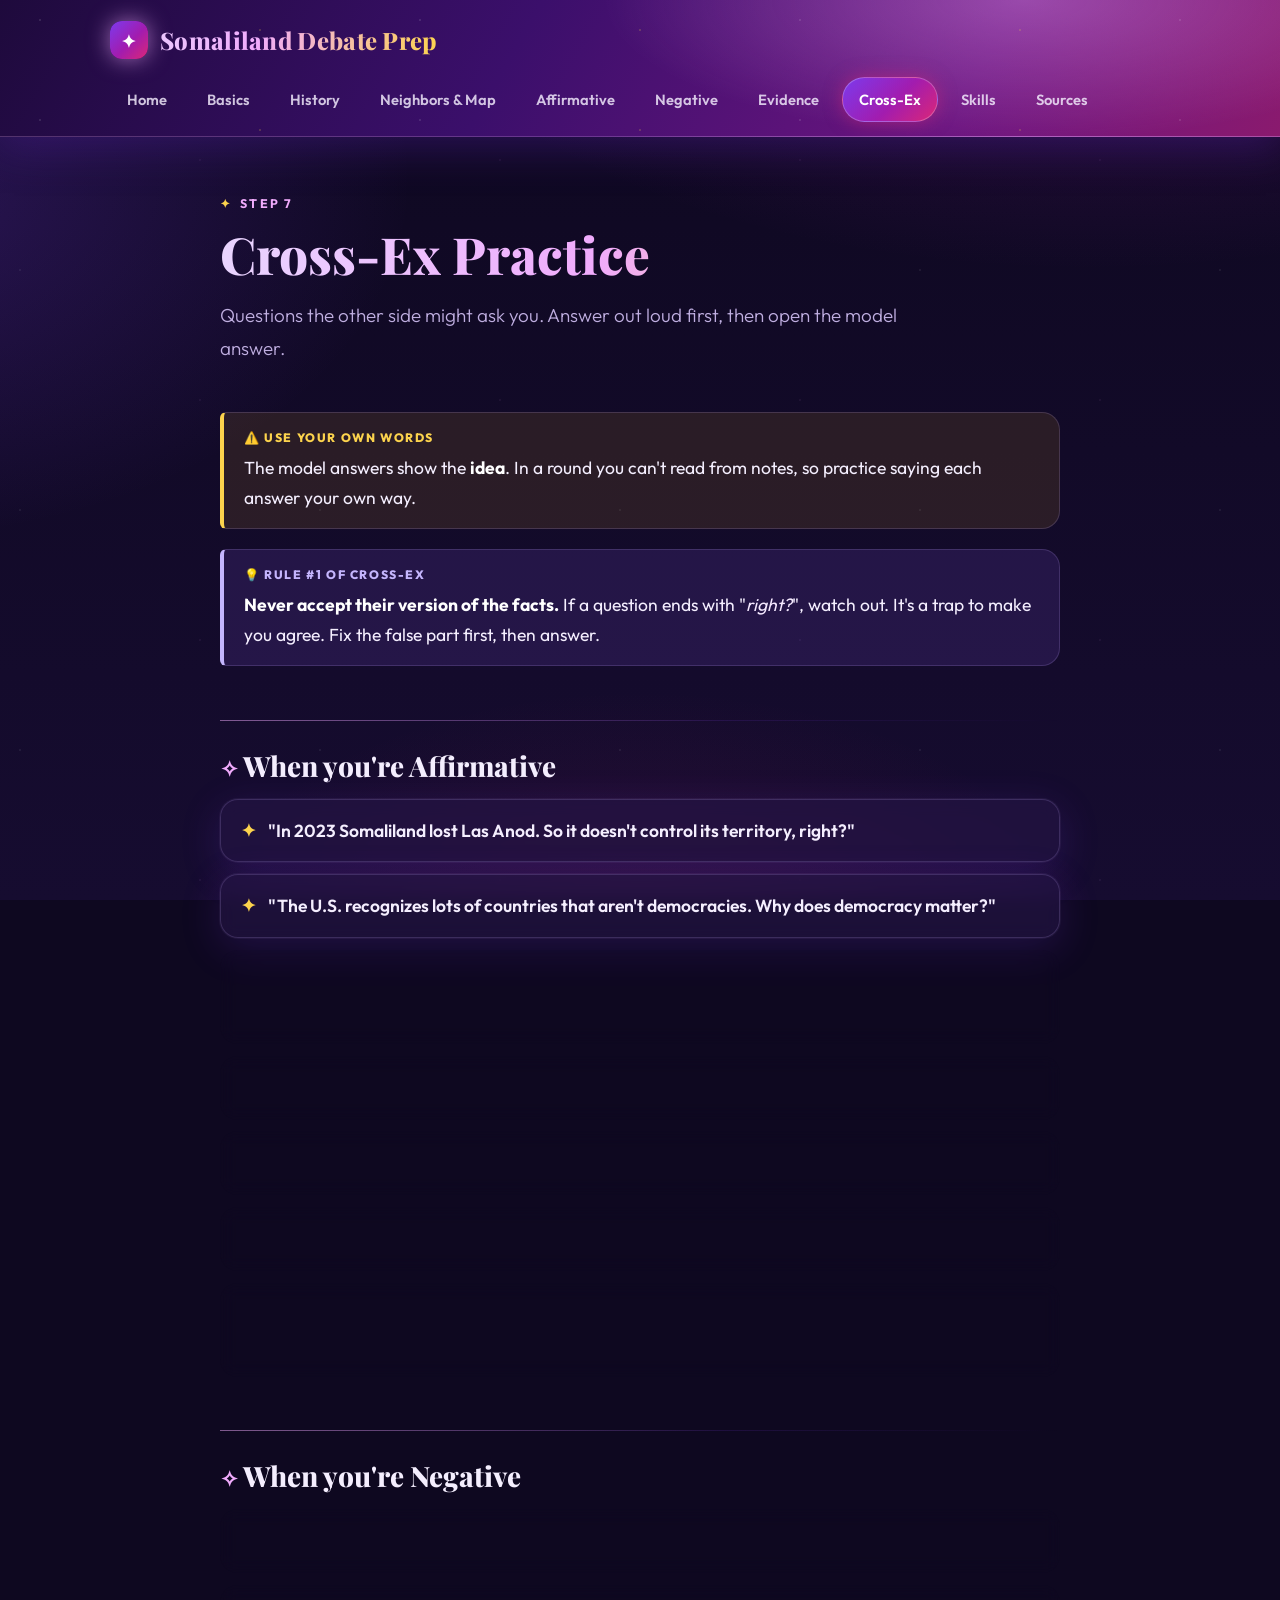
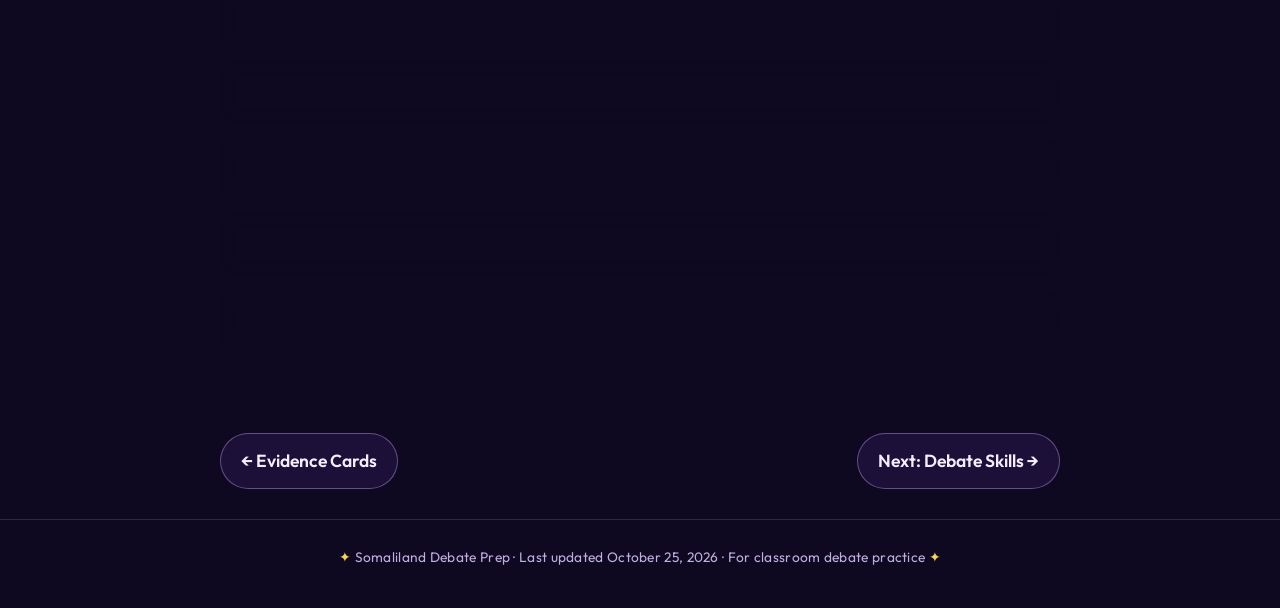
<file: cross-ex.html>
<!doctype html>
<html lang="en">
<head>
<!-- HEAD:START -->
<meta charset="utf-8">
<meta name="viewport" content="width=device-width, initial-scale=1">
<meta name="theme-color" content="#1a0b33">
<link rel="preconnect" href="https://fonts.googleapis.com">
<link rel="preconnect" href="https://fonts.gstatic.com" crossorigin>
<link href="https://fonts.googleapis.com/css2?family=Playfair+Display:ital,wght@0,600;0,800;1,600&family=Outfit:wght@300;400;600;700;800&display=swap" rel="stylesheet">
<link rel="stylesheet" href="assets/style.css">
<link rel="icon" href="data:image/svg+xml,<svg xmlns='http://www.w3.org/2000/svg' viewBox='0 0 100 100'><text y='.9em' font-size='90'>💜</text></svg>">
<!-- HEAD:END -->
<title>Cross-Ex Practice · Somaliland Debate Prep</title>
<meta name="description" content="Cross-examination practice questions for both sides, with model answers.">
</head>
<body>
<!-- HEADER:START -->
<header class="site-header">
  <div class="inner">
    <a class="brand" href="index.html"><span class="logo">✦</span> Somaliland Debate Prep</a>
    <nav class="site-nav" aria-label="Main">
      <a href="index.html">Home</a>
      <a href="basics.html">Basics</a>
      <a href="history.html">History</a>
      <a href="neighbors.html">Neighbors &amp; Map</a>
      <a href="affirmative.html">Affirmative</a>
      <a href="negative.html">Negative</a>
      <a href="evidence.html">Evidence</a>
      <a href="cross-ex.html" aria-current="page">Cross-Ex</a>
      <a href="skills.html">Skills</a>
      <a href="sources.html">Sources</a>
    </nav>
  </div>
</header>
<!-- HEADER:END -->

<main>
  <section class="hero">
    <span class="eyebrow">Step 7</span>
    <h1>Cross-Ex Practice</h1>
    <p class="lead">Questions the other side might ask you. Answer out loud first, then open the model answer.</p>
  </section>

  <div class="callout warn"><span class="label">Use your own words</span>The model answers show the <strong>idea</strong>. In a round you can't read from notes, so practice saying each answer your own way.</div>

  <div class="callout tip"><span class="label">Rule #1 of cross-ex</span><strong>Never accept their version of the facts.</strong> If a question ends with "<em>right?</em>", watch out. It's a trap to make you agree. Fix the false part first, then answer.</div>

  <h2 id="when-aff">When you're Affirmative</h2>

  <details class="practice">
    <summary>"In 2023 Somaliland lost Las Anod. So it doesn't control its territory, right?"</summary>
    <div class="answer"><p>"<strong>No.</strong> Somaliland still controls most of its land, including its capital and its main port. And recognized countries have border disputes too: India and Pakistan both claim Kashmir. That isn't a reason to deny recognition."</p></div>
  </details>

  <details class="practice">
    <summary>"The U.S. recognizes lots of countries that aren't democracies. Why does democracy matter?"</summary>
    <div class="answer"><p>"Democracy isn't the only reason. It's one good reason among several. Somaliland also meets the Montevideo test and sits in a key location." <em>(When they attack one reason, don't over-defend it. Point to your others.)</em></p></div>
  </details>

  <details class="practice">
    <summary>"The U.S. doesn't recognize Taiwan either. So why would siding with Taiwan earn Somaliland recognition?"</summary>
    <div class="answer"><p>"The U.S. doesn't officially recognize Taiwan, but it still supports Taiwan strongly. Somaliland took a real risk to stand with a U.S. friend, and partners who take risks for us deserve support."</p></div>
  </details>

  <details class="practice">
    <summary>"Somaliland chose to join Somalia in 1960. Why should it get to leave?"</summary>
    <div class="answer"><p>"The union was never properly ratified, and northerners voted against the 1961 constitution. And choosing to join doesn't mean accepting being bombed by your own government. Somalia broke the deal."</p></div>
  </details>

  <details class="practice">
    <summary>"Can't the U.S. just use Berbera without recognizing Somaliland?"</summary>
    <div class="answer"><p>"For short visits, maybe. But a real long-term base deal needs an official agreement with a recognized government. Without one, any deal can be dropped at any time."</p></div>
  </details>

  <details class="practice">
    <summary>"Your Heritage evidence is from 2021. Isn't it outdated?"</summary>
    <div class="answer"><p>"The key facts haven't changed. China's base is still in Djibouti, right next to ours. Old evidence is fine when the facts are still true."</p></div>
  </details>

  <details class="practice">
    <summary>"The African Union says recognizing Somaliland is a dangerous precedent. Aren't they the experts on Africa?"</summary>
    <div class="answer"><p>"The AU's own fact-finding mission in 2005 called Somaliland's case 'historically unique and self-justified.' The AU just never acted on its own report."</p></div>
  </details>

  <h2 id="when-neg">When you're Negative</h2>

  <details class="practice">
    <summary>"Somaliland meets all four Montevideo criteria. Isn't it already a country?"</summary>
    <div class="answer"><p>"Even if it acts like one, recognition is a <strong>choice</strong> the U.S. makes based on its interests. And Somaliland doesn't control all the land it claims, as Las Anod shows."</p></div>
  </details>

  <details class="practice">
    <summary>"Somalia needs U.S. help against al-Shabaab. It would never cut ties, right?"</summary>
    <div class="answer"><p>"<strong>Not necessarily.</strong> Somalia doesn't have to fully cut ties to hurt us. It could limit where U.S. forces operate, or turn to Turkey, Egypt or China. Why take the chance?"</p></div>
  </details>

  <details class="practice">
    <summary>"How would recognizing Somaliland hurt Americans?"</summary>
    <div class="answer"><p>"If Somalia stops working with the U.S. against al-Shabaab, the group could grow stronger in East Africa and put Americans there at risk." <em>(Don't say "terrorism in the U.S." You can't prove it.)</em></p></div>
  </details>

  <details class="practice">
    <summary>"Eritrea and South Sudan broke away and Africa was fine. Why would Somaliland be different?"</summary>
    <div class="answer"><p>"Both held independence referendums that the country they left agreed to: Ethiopia accepted Eritrea's vote in 1993, and Sudan accepted South Sudan's in 2011 under a 2005 peace deal. Somalia has never agreed to let Somaliland go. Recognizing it anyway would mean taking sides in an unresolved dispute."</p></div>
  </details>

  <details class="practice">
    <summary>"The U.S. recognized Kosovo even though Serbia objected. Why not Somaliland?"</summary>
    <div class="answer"><p>"Kosovo was backed by most of Europe and NATO. With Somaliland, almost no one is on board. Even after Israel recognized it, not a single other country followed. The U.S. would be nearly alone."</p></div>
  </details>

  <details class="practice">
    <summary>"Your CRS evidence never says recognition would end the partnership. So where's the risk?"</summary>
    <div class="answer"><p>"It shows how much the fight depends on Somalia's cooperation: over 130 coordinated strikes in one year. And the White House itself warned in 2024 that a recognition deal 'threatens to disrupt the fight' against al-Shabaab."</p></div>
  </details>
</main>

<!-- FOOTER:START -->
<nav class="pager" aria-label="Pages">
  <a href="evidence.html">← Evidence Cards</a>
  <a href="skills.html">Next: Debate Skills →</a>
</nav>
<footer class="site-footer">
  Somaliland Debate Prep · Last updated October 25, 2026 · For classroom debate practice
</footer>
<!-- FOOTER:END -->
</body>
</html>
</file>
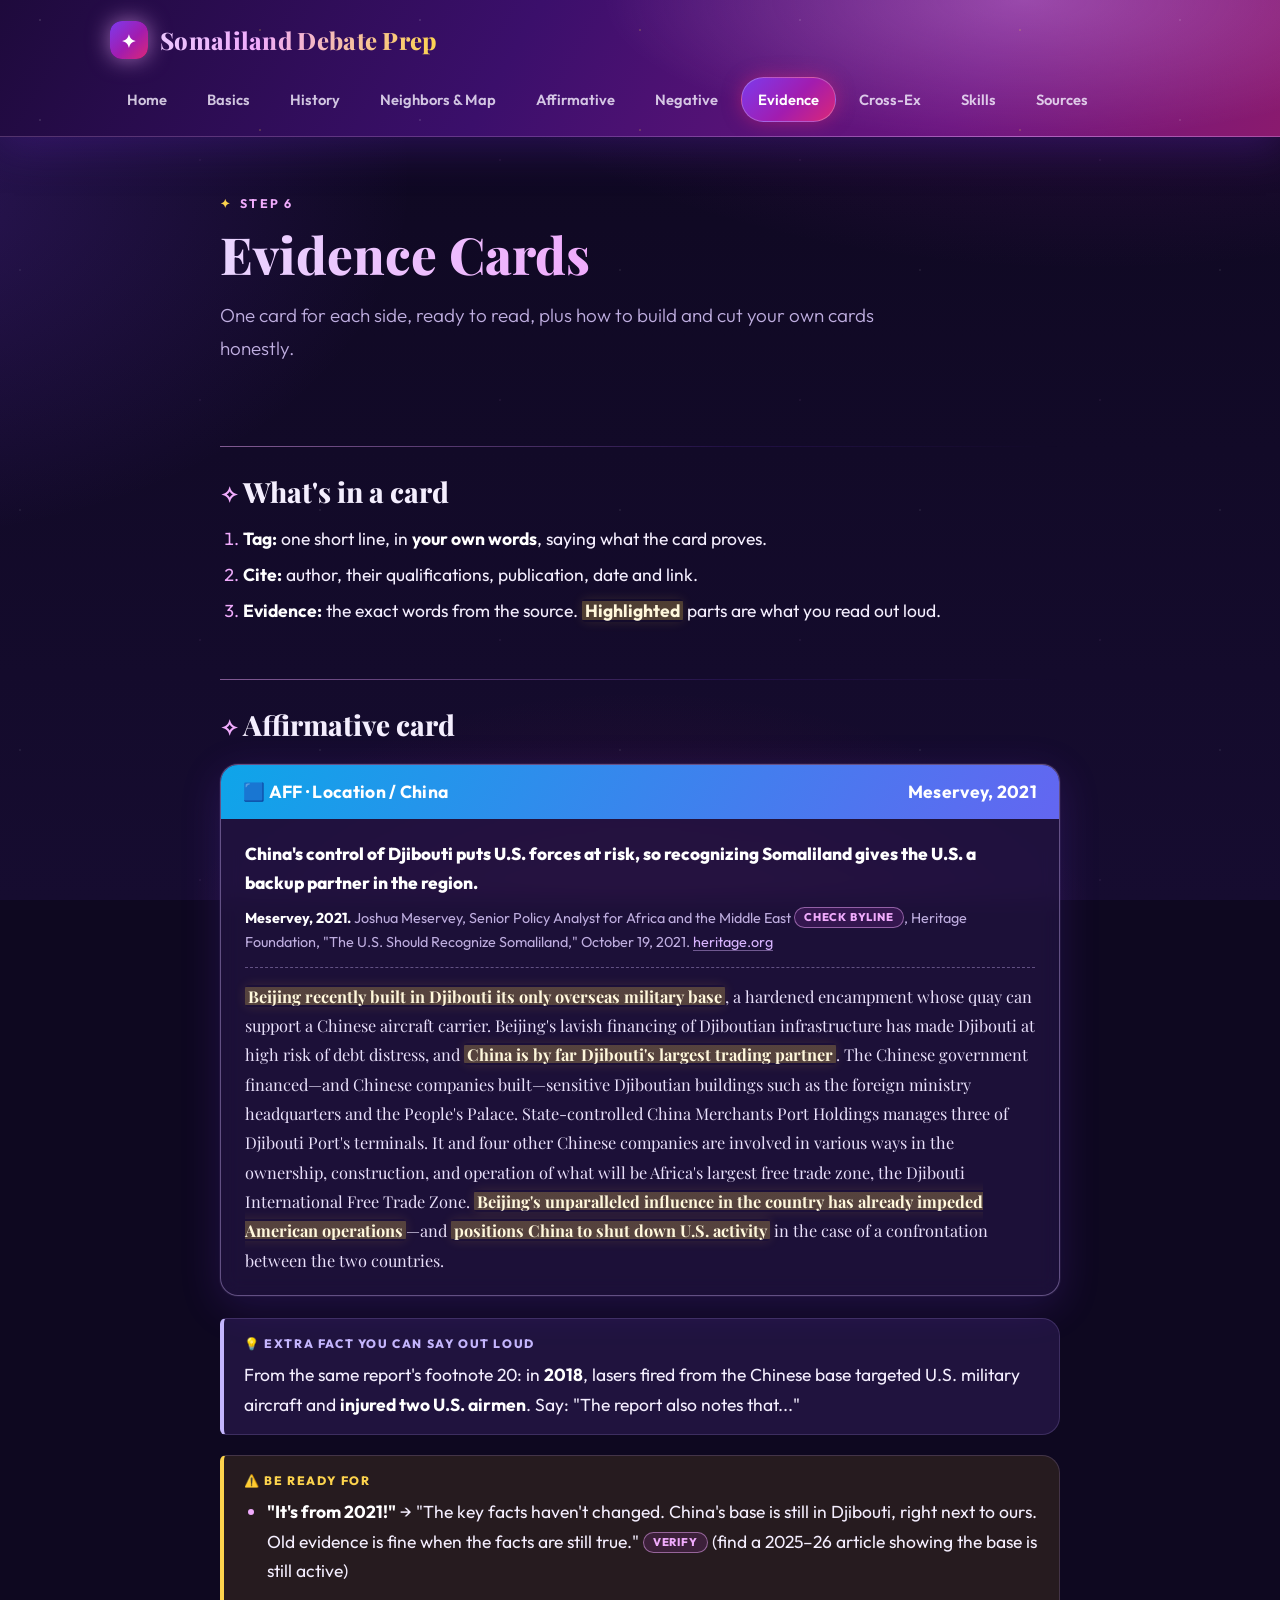
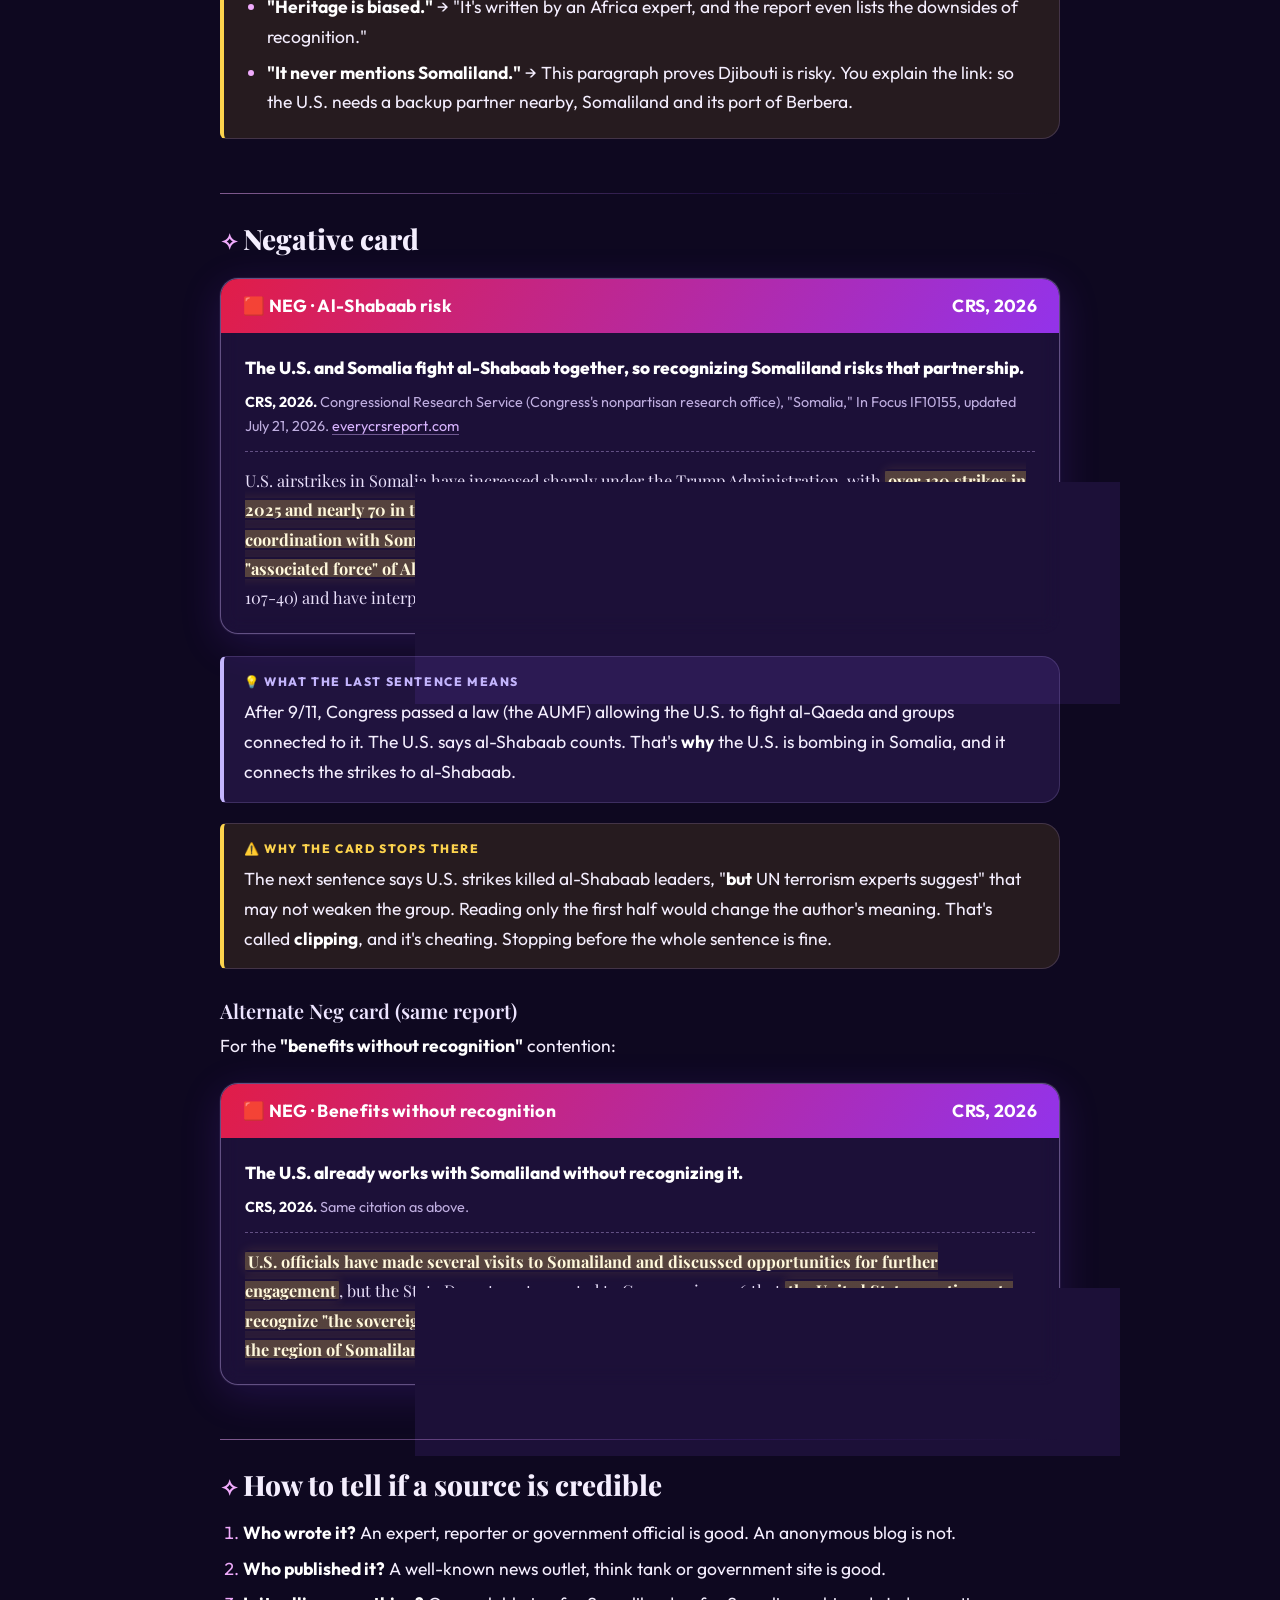
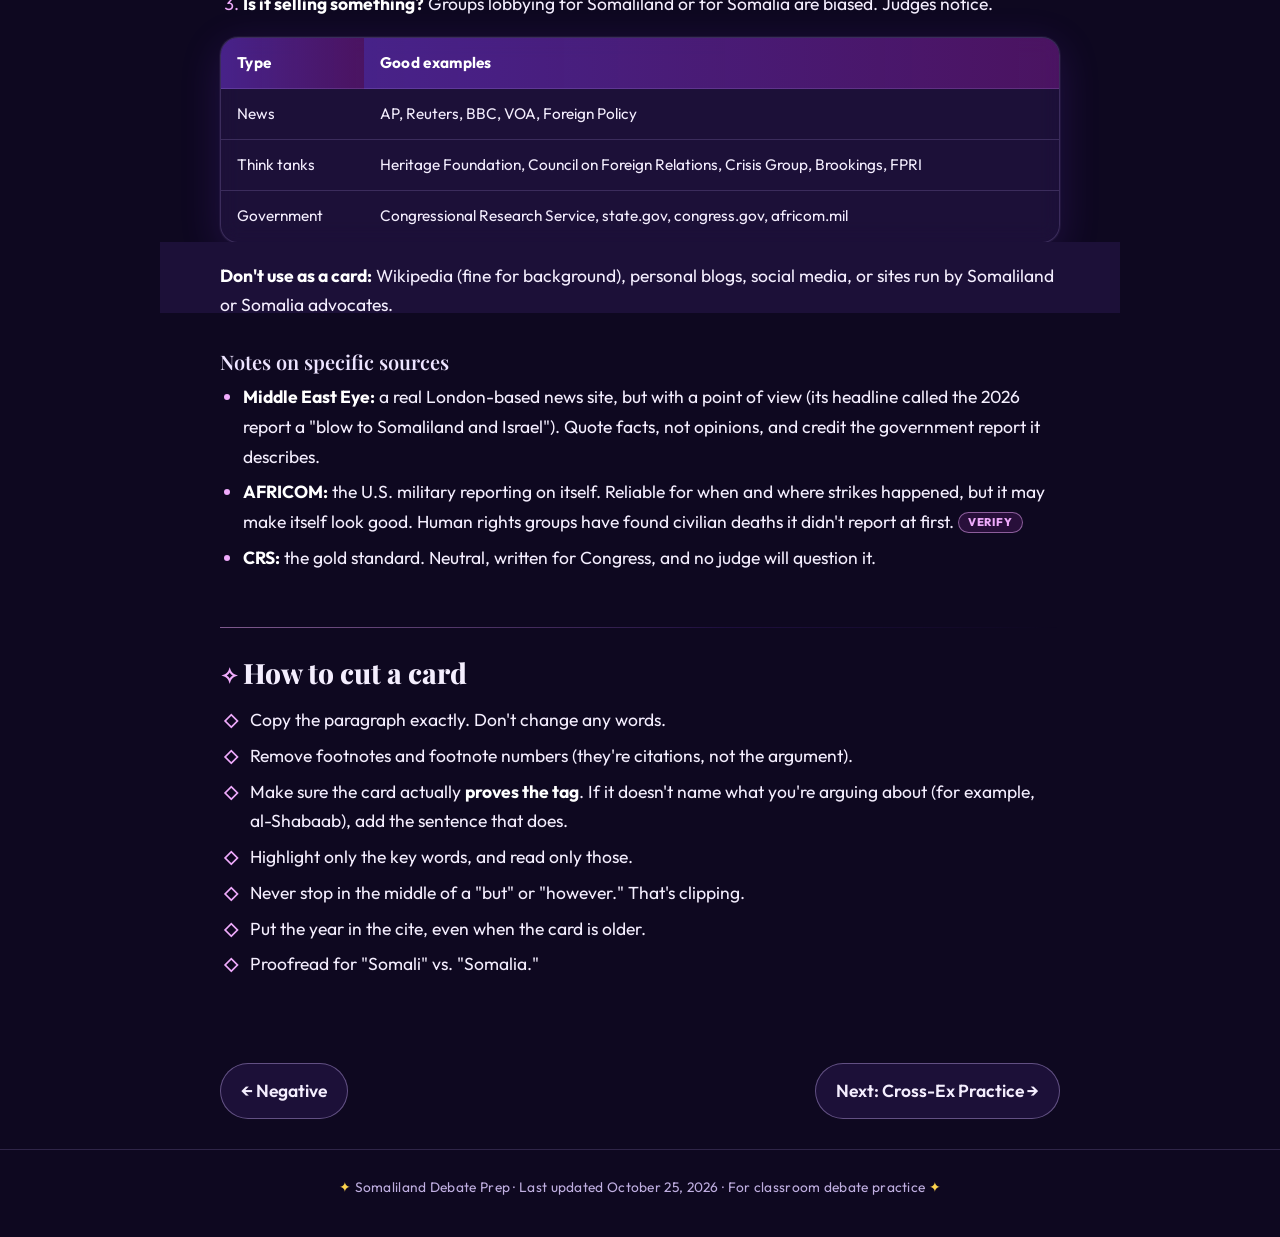
<file: evidence.html>
<!doctype html>
<html lang="en">
<head>
<!-- HEAD:START -->
<meta charset="utf-8">
<meta name="viewport" content="width=device-width, initial-scale=1">
<meta name="theme-color" content="#1a0b33">
<link rel="preconnect" href="https://fonts.googleapis.com">
<link rel="preconnect" href="https://fonts.gstatic.com" crossorigin>
<link href="https://fonts.googleapis.com/css2?family=Playfair+Display:ital,wght@0,600;0,800;1,600&family=Outfit:wght@300;400;600;700;800&display=swap" rel="stylesheet">
<link rel="stylesheet" href="assets/style.css">
<link rel="icon" href="data:image/svg+xml,<svg xmlns='http://www.w3.org/2000/svg' viewBox='0 0 100 100'><text y='.9em' font-size='90'>💜</text></svg>">
<!-- HEAD:END -->
<title>Evidence Cards · Somaliland Debate Prep</title>
<meta name="description" content="Affirmative and Negative evidence cards, how to cut a card honestly, and how to judge whether a source is credible.">
</head>
<body>
<!-- HEADER:START -->
<header class="site-header">
  <div class="inner">
    <a class="brand" href="index.html"><span class="logo">✦</span> Somaliland Debate Prep</a>
    <nav class="site-nav" aria-label="Main">
      <a href="index.html">Home</a>
      <a href="basics.html">Basics</a>
      <a href="history.html">History</a>
      <a href="neighbors.html">Neighbors &amp; Map</a>
      <a href="affirmative.html">Affirmative</a>
      <a href="negative.html">Negative</a>
      <a href="evidence.html" aria-current="page">Evidence</a>
      <a href="cross-ex.html">Cross-Ex</a>
      <a href="skills.html">Skills</a>
      <a href="sources.html">Sources</a>
    </nav>
  </div>
</header>
<!-- HEADER:END -->

<main>
  <section class="hero">
    <span class="eyebrow">Step 6</span>
    <h1>Evidence Cards</h1>
    <p class="lead">One card for each side, ready to read, plus how to build and cut your own cards honestly.</p>
  </section>

  <h2 id="what-is-a-card">What's in a card</h2>
  <ol>
    <li><strong>Tag:</strong> one short line, in <strong>your own words</strong>, saying what the card proves.</li>
    <li><strong>Cite:</strong> author, their qualifications, publication, date and link.</li>
    <li><strong>Evidence:</strong> the exact words from the source. <mark>Highlighted</mark> parts are what you read out loud.</li>
  </ol>

  <h2 id="aff-card">Affirmative card</h2>
  <div class="evidence aff">
    <div class="ev-head"><span>🟦 AFF · Location / China</span><span>Meservey, 2021</span></div>
    <div class="ev-body">
      <div class="tag">China's control of Djibouti puts U.S. forces at risk, so recognizing Somaliland gives the U.S. a backup partner in the region.</div>
      <div class="cite"><strong>Meservey, 2021.</strong> Joshua Meservey, Senior Policy Analyst for Africa and the Middle East <span class="verify-tag">check byline</span>, Heritage Foundation, "The U.S. Should Recognize Somaliland," October 19, 2021. <a href="https://www.heritage.org/global-politics/report/the-us-should-recognize-somaliland">heritage.org</a></div>
      <div class="text">
        <mark>Beijing recently built in Djibouti its only overseas military base</mark>, a hardened encampment whose quay can support a Chinese aircraft carrier. Beijing's lavish financing of Djiboutian infrastructure has made Djibouti at high risk of debt distress, and <mark>China is by far Djibouti's largest trading partner</mark>. The Chinese government financed—and Chinese companies built—sensitive Djiboutian buildings such as the foreign ministry headquarters and the People's Palace. State-controlled China Merchants Port Holdings manages three of Djibouti Port's terminals. It and four other Chinese companies are involved in various ways in the ownership, construction, and operation of what will be Africa's largest free trade zone, the Djibouti International Free Trade Zone. <mark>Beijing's unparalleled influence in the country has already impeded American operations</mark>—and <mark>positions China to shut down U.S. activity</mark> in the case of a confrontation between the two countries.
      </div>
    </div>
  </div>
  <div class="callout tip"><span class="label">Extra fact you can say out loud</span>From the same report's footnote 20: in <strong>2018</strong>, lasers fired from the Chinese base targeted U.S. military aircraft and <strong>injured two U.S. airmen</strong>. Say: "The report also notes that..."</div>
  <div class="callout warn"><span class="label">Be ready for</span>
    <ul style="margin:0">
      <li><strong>"It's from 2021!"</strong> → "The key facts haven't changed. China's base is still in Djibouti, right next to ours. Old evidence is fine when the facts are still true." <span class="verify-tag">verify</span> (find a 2025–26 article showing the base is still active)</li>
      <li><strong>"Heritage is biased."</strong> → "It's written by an Africa expert, and the report even lists the downsides of recognition."</li>
      <li><strong>"It never mentions Somaliland."</strong> → This paragraph proves Djibouti is risky. You explain the link: so the U.S. needs a backup partner nearby, Somaliland and its port of Berbera.</li>
    </ul>
  </div>

  <h2 id="neg-card">Negative card</h2>
  <div class="evidence neg">
    <div class="ev-head"><span>🟥 NEG · Al-Shabaab risk</span><span>CRS, 2026</span></div>
    <div class="ev-body">
      <div class="tag">The U.S. and Somalia fight al-Shabaab together, so recognizing Somaliland risks that partnership.</div>
      <div class="cite"><strong>CRS, 2026.</strong> Congressional Research Service (Congress's nonpartisan research office), "Somalia," In Focus IF10155, updated July 21, 2026. <a href="https://www.everycrsreport.com/files/2026-07-21_IF10155_f60658ac2a7ea652101485cbb60f4ca63f7894e7.html">everycrsreport.com</a></div>
      <div class="text">
        U.S. airstrikes in Somalia have increased sharply under the Trump Administration, with <mark>over 130 strikes in 2025 and nearly 70 in the first half of 2026</mark>. AFRICOM continues to report that the strikes are <mark>done in coordination with Somalia's government</mark>. Successive U.S. Administrations have termed <mark>Al Shabaab an "associated force" of Al Qaeda</mark> in the context of the 2001 Authorization for Use of Military Force (AUMF; P.L. 107-40) and have interpreted the AUMF as authorizing operations against the Islamic State.
      </div>
    </div>
  </div>
  <div class="callout tip"><span class="label">What the last sentence means</span>After 9/11, Congress passed a law (the AUMF) allowing the U.S. to fight al-Qaeda and groups connected to it. The U.S. says al-Shabaab counts. That's <strong>why</strong> the U.S. is bombing in Somalia, and it connects the strikes to al-Shabaab.</div>
  <div class="callout warn"><span class="label">Why the card stops there</span>The next sentence says U.S. strikes killed al-Shabaab leaders, "<strong>but</strong> UN terrorism experts suggest" that may not weaken the group. Reading only the first half would change the author's meaning. That's called <strong>clipping</strong>, and it's cheating. Stopping before the whole sentence is fine.</div>

  <h3 id="neg-alt">Alternate Neg card (same report)</h3>
  <p>For the <strong>"benefits without recognition"</strong> contention:</p>
  <div class="evidence neg">
    <div class="ev-head"><span>🟥 NEG · Benefits without recognition</span><span>CRS, 2026</span></div>
    <div class="ev-body">
      <div class="tag">The U.S. already works with Somaliland without recognizing it.</div>
      <div class="cite"><strong>CRS, 2026.</strong> Same citation as above.</div>
      <div class="text"><mark>U.S. officials have made several visits to Somaliland and discussed opportunities for further engagement</mark>, but the State Department reported to Congress in 2026 that <mark>the United States continues to recognize "the sovereignty and territorial integrity of the Federal Republic of Somalia, which includes the region of Somaliland."</mark></div>
    </div>
  </div>

  <h2 id="credible">How to tell if a source is credible</h2>
  <ol>
    <li><strong>Who wrote it?</strong> An expert, reporter or government official is good. An anonymous blog is not.</li>
    <li><strong>Who published it?</strong> A well-known news outlet, think tank or government site is good.</li>
    <li><strong>Is it selling something?</strong> Groups lobbying for Somaliland or for Somalia are biased. Judges notice.</li>
  </ol>
  <div class="table-wrap"><table>
    <tr><th>Type</th><th>Good examples</th></tr>
    <tr><td>News</td><td>AP, Reuters, BBC, VOA, Foreign Policy</td></tr>
    <tr><td>Think tanks</td><td>Heritage Foundation, Council on Foreign Relations, Crisis Group, Brookings, FPRI</td></tr>
    <tr><td>Government</td><td>Congressional Research Service, state.gov, congress.gov, africom.mil</td></tr>
  </table></div>
  <p><strong>Don't use as a card:</strong> Wikipedia (fine for background), personal blogs, social media, or sites run by Somaliland or Somalia advocates.</p>

  <h3>Notes on specific sources</h3>
  <ul>
    <li><strong>Middle East Eye:</strong> a real London-based news site, but with a point of view (its headline called the 2026 report a "blow to Somaliland and Israel"). Quote facts, not opinions, and credit the government report it describes.</li>
    <li><strong>AFRICOM:</strong> the U.S. military reporting on itself. Reliable for when and where strikes happened, but it may make itself look good. Human rights groups have found civilian deaths it didn't report at first. <span class="verify-tag">verify</span></li>
    <li><strong>CRS:</strong> the gold standard. Neutral, written for Congress, and no judge will question it.</li>
  </ul>

  <h2 id="cutting">How to cut a card</h2>
  <ul class="checklist">
    <li>Copy the paragraph exactly. Don't change any words.</li>
    <li>Remove footnotes and footnote numbers (they're citations, not the argument).</li>
    <li>Make sure the card actually <strong>proves the tag</strong>. If it doesn't name what you're arguing about (for example, al-Shabaab), add the sentence that does.</li>
    <li>Highlight only the key words, and read only those.</li>
    <li>Never stop in the middle of a "but" or "however." That's clipping.</li>
    <li>Put the year in the cite, even when the card is older.</li>
    <li>Proofread for "Somali" vs. "Somalia."</li>
  </ul>
</main>

<!-- FOOTER:START -->
<nav class="pager" aria-label="Pages">
  <a href="negative.html">← Negative</a>
  <a href="cross-ex.html">Next: Cross-Ex Practice →</a>
</nav>
<footer class="site-footer">
  Somaliland Debate Prep · Last updated October 25, 2026 · For classroom debate practice
</footer>
<!-- FOOTER:END -->
</body>
</html>
</file>
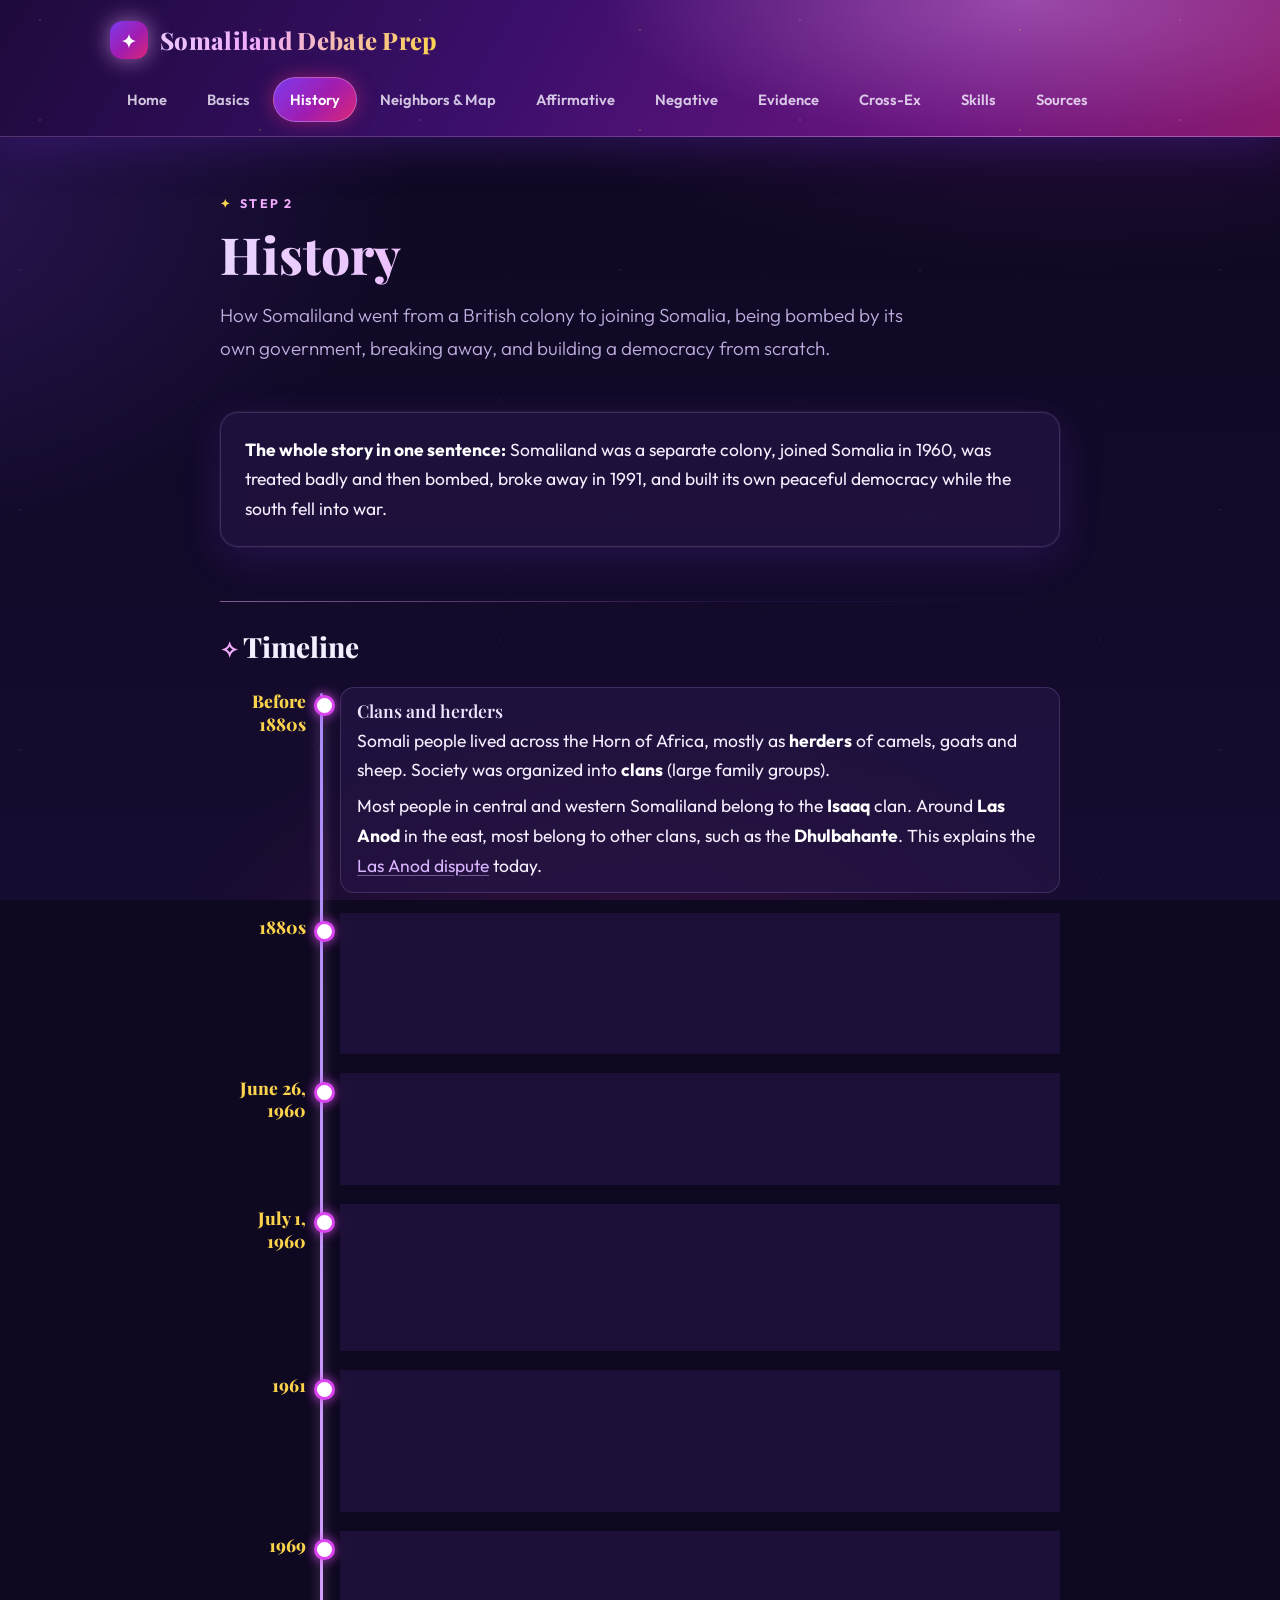
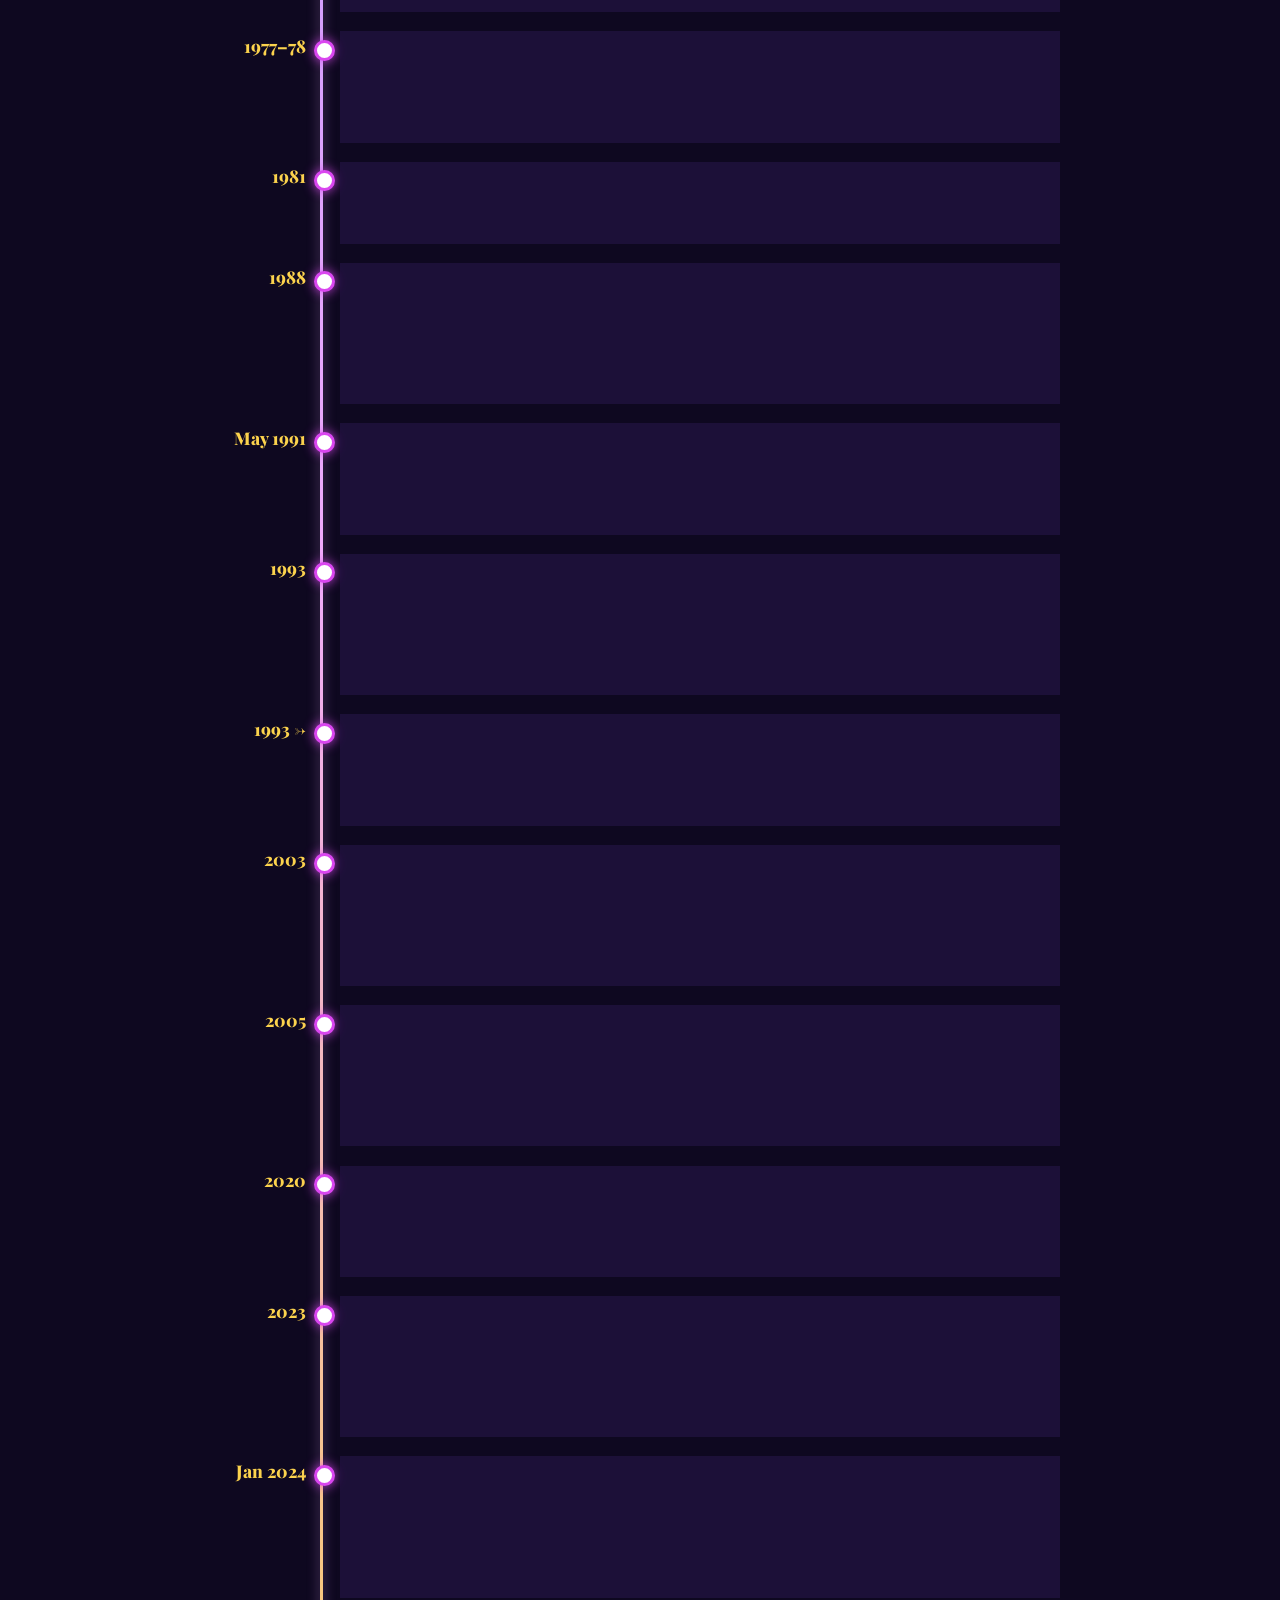
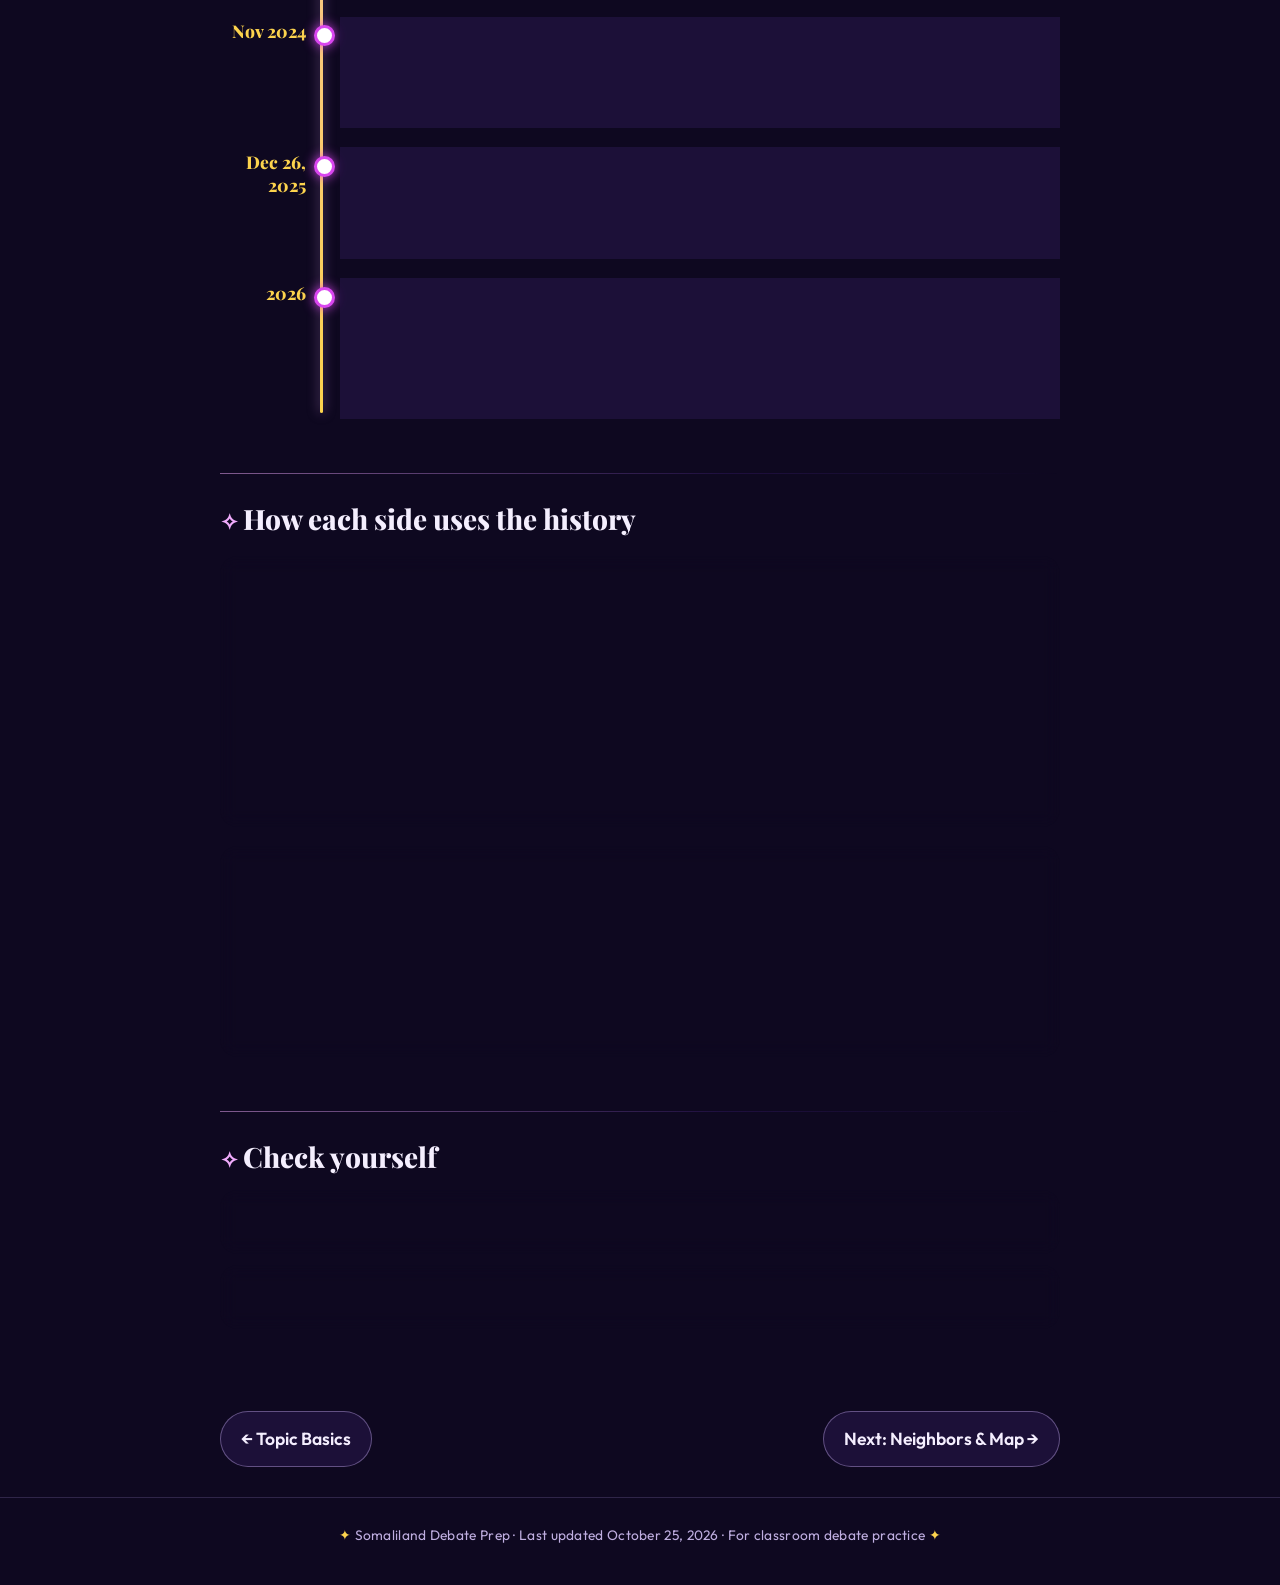
<file: history.html>
<!doctype html>
<html lang="en">
<head>
<!-- HEAD:START -->
<meta charset="utf-8">
<meta name="viewport" content="width=device-width, initial-scale=1">
<meta name="theme-color" content="#1a0b33">
<link rel="preconnect" href="https://fonts.googleapis.com">
<link rel="preconnect" href="https://fonts.gstatic.com" crossorigin>
<link href="https://fonts.googleapis.com/css2?family=Playfair+Display:ital,wght@0,600;0,800;1,600&family=Outfit:wght@300;400;600;700;800&display=swap" rel="stylesheet">
<link rel="stylesheet" href="assets/style.css">
<link rel="icon" href="data:image/svg+xml,<svg xmlns='http://www.w3.org/2000/svg' viewBox='0 0 100 100'><text y='.9em' font-size='90'>💜</text></svg>">
<!-- HEAD:END -->
<title>History · Somaliland Debate Prep</title>
<meta name="description" content="Somaliland's history from British protectorate to 30+ years of self-rule, and how each side uses it.">
</head>
<body>
<!-- HEADER:START -->
<header class="site-header">
  <div class="inner">
    <a class="brand" href="index.html"><span class="logo">✦</span> Somaliland Debate Prep</a>
    <nav class="site-nav" aria-label="Main">
      <a href="index.html">Home</a>
      <a href="basics.html">Basics</a>
      <a href="history.html" aria-current="page">History</a>
      <a href="neighbors.html">Neighbors &amp; Map</a>
      <a href="affirmative.html">Affirmative</a>
      <a href="negative.html">Negative</a>
      <a href="evidence.html">Evidence</a>
      <a href="cross-ex.html">Cross-Ex</a>
      <a href="skills.html">Skills</a>
      <a href="sources.html">Sources</a>
    </nav>
  </div>
</header>
<!-- HEADER:END -->

<main>
  <section class="hero">
    <span class="eyebrow">Step 2</span>
    <h1>History</h1>
    <p class="lead">How Somaliland went from a British colony to joining Somalia, being bombed by its own government, breaking away, and building a democracy from scratch.</p>
  </section>

  <div class="card">
    <strong>The whole story in one sentence:</strong> Somaliland was a separate colony, joined Somalia in 1960, was treated badly and then bombed, broke away in 1991, and built its own peaceful democracy while the south fell into war.
  </div>

  <h2 id="timeline">Timeline</h2>
  <ol class="timeline">
    <li><div class="when">Before 1880s</div><div class="what">
      <h3>Clans and herders</h3>
      <p>Somali people lived across the Horn of Africa, mostly as <strong>herders</strong> of camels, goats and sheep. Society was organized into <strong>clans</strong> (large family groups).</p>
      <p>Most people in central and western Somaliland belong to the <strong>Isaaq</strong> clan. Around <strong>Las Anod</strong> in the east, most belong to other clans, such as the <strong>Dhulbahante</strong>. This explains the <a href="#las-anod">Las Anod dispute</a> today.</p>
    </div></li>
    <li><div class="when">1880s</div><div class="what">
      <h3>Britain arrives</h3>
      <p>Britain made the north a <strong>protectorate</strong>. It held the port of <strong>Aden</strong> in Yemen, across the water, and needed <strong>meat</strong> to feed its soldiers there. <strong>Italy</strong> took the south, and <strong>France</strong> took what is now Djibouti.</p>
    </div></li>
    <li><div class="when">June 26, 1960</div><div class="what">
      <h3>Independence</h3>
      <p>British Somaliland became an independent country and was recognized by about <strong>35 countries</strong>.</p>
    </div></li>
    <li><div class="when">July 1, 1960</div><div class="what">
      <h3>Union with the south</h3>
      <p><strong>Five days later</strong>, it chose to join former Italian Somaliland to form <strong>Somalia</strong>. The capital was <strong>Mogadishu</strong>, in the south, so the north quickly lost power and jobs.</p>
      <p>Somaliland argues the <strong>act of union was never properly ratified</strong> by both sides.</p>
    </div></li>
    <li><div class="when">1961</div><div class="what">
      <h3>The north says no</h3>
      <p>In the vote on Somalia's new constitution, many northerners boycotted, and most northern voters <strong>voted against it</strong>. It passed anyway because of southern votes. Sources disagree on the exact date and numbers. <span class="verify-tag">verify</span></p>
    </div></li>
    <li><div class="when">1969</div><div class="what">
      <h3>Dictatorship</h3>
      <p>General <strong>Siad Barre</strong> took power in a coup.</p>
    </div></li>
    <li><div class="when">1977–78</div><div class="what">
      <h3>The Ogaden War</h3>
      <p>Somalia invaded Ethiopia to take its Somali-populated region and <strong>lost</strong>. The government became weaker and harsher.</p>
    </div></li>
    <li><div class="when">1981</div><div class="what">
      <h3>Rebellion</h3>
      <p>Northerners formed a rebel group, the <strong>Somali National Movement (SNM)</strong>.</p>
    </div></li>
    <li><div class="when">1988</div><div class="what">
      <h3>The bombing of Hargeisa</h3>
      <p>Barre's government <strong>bombed Hargeisa</strong> and other northern cities. Much of Hargeisa was destroyed, and <strong>tens of thousands</strong> of Isaaq civilians were killed. Many call it the <strong>Isaaq genocide</strong>. Death estimates vary a lot. <span class="verify-tag">verify</span></p>
    </div></li>
    <li><div class="when">May 1991</div><div class="what">
      <h3>Breaking away</h3>
      <p>Barre's government collapsed in January. In May, northern leaders met in <strong>Burao</strong> and declared Somaliland independent again.</p>
    </div></li>
    <li><div class="when">1993</div><div class="what">
      <h3>The Borama conference</h3>
      <p>Clan <strong>elders</strong> held a peace conference in <strong>Borama</strong> and built a government themselves, <strong>without foreign help or money</strong>. Parliament includes a <strong>House of Elders</strong> (the <em>Guurti</em>), mixing tradition with democracy.</p>
    </div></li>
    <li><div class="when">1993 →</div><div class="what">
      <h3>Meanwhile, in the south</h3>
      <p>Civil war, <em>Black Hawk Down</em> (1993), years with no real government, and later <strong>al-Shabaab</strong>. The U.S. didn't recognize a Somali government again until <strong>2013</strong>.</p>
    </div></li>
    <li><div class="when">2003</div><div class="what">
      <h3>An 80-vote election</h3>
      <p>Somaliland's first presidential election was decided by about <strong>80 votes</strong>. The losing side disputed the count but took it to <strong>court</strong>, the result stood, and there was no war. In <strong>2010</strong> that challenger won, and the president handed over power.</p>
    </div></li>
    <li><div class="when">2005</div><div class="what">
      <h3>The AU's own investigators</h3>
      <p>An <strong>African Union</strong> fact-finding mission called Somaliland's case <strong>"historically unique and self-justified."</strong> The AU never acted on the report. <span class="verify-tag">verify</span> (quoted in several articles; original report not opened)</p>
    </div></li>
    <li><div class="when">2020</div><div class="what">
      <h3>Taiwan ties</h3>
      <p>Somaliland and Taiwan opened offices in each other's capitals. China pressured Somaliland, and Somaliland refused to back down.</p>
    </div></li>
    <li id="las-anod"><div class="when">2023</div><div class="what">
      <h3>Las Anod</h3>
      <p>Fighting broke out around <strong>Las Anod</strong>. Local forces pushed Somaliland's troops out. The area later formed its own government, now the <strong>North Eastern State</strong>, which joined <strong>Somalia</strong>. Somalia's president attended its leaders' inauguration in January 2026.</p>
    </div></li>
    <li><div class="when">Jan 2024</div><div class="what">
      <h3>The Ethiopia deal</h3>
      <p>Ethiopia and Somaliland signed a deal: sea access for Ethiopia, possible recognition for Somaliland. Somalia was furious. In December 2024, Ethiopia backed off (the <strong>Ankara Declaration</strong>).</p>
    </div></li>
    <li><div class="when">Nov 2024</div><div class="what">
      <h3>Peaceful handover</h3>
      <p>Opposition candidate <strong>Abdirahman "Irro" Abdullahi</strong> beat the sitting president, who stepped down peacefully.</p>
    </div></li>
    <li><div class="when">Dec 26, 2025</div><div class="what">
      <h3>Israel recognizes Somaliland</h3>
      <p>The first country to do so. The African Union, the EU, Egypt, Saudi Arabia and China condemned it.</p>
    </div></li>
    <li><div class="when">2026</div><div class="what">
      <h3>The U.S. holds its position</h3>
      <p>A State Department report to Congress reaffirmed that the U.S. considers Somaliland part of Somalia, while exploring more engagement with Somaliland. President Irro visited Washington in September and met Sen. Ted Cruz.</p>
    </div></li>
  </ol>

  <h2 id="using-history">How each side uses the history</h2>
  <div class="side aff">
    <h3><span class="pill aff">Aff</span></h3>
    <ul>
      <li><strong>Old borders, not new ones.</strong> Somaliland was independent in 1960 and wants those same borders back. It's restoring an old country, not creating a new one.</li>
      <li><strong>It rebuilt itself.</strong> Even after the 1988 bombings, Somaliland rebuilt and has run its own country for over 30 years.</li>
      <li><strong>The deal was broken by Somalia.</strong> Choosing to join doesn't mean accepting being bombed by your own government.</li>
    </ul>
  </div>
  <div class="side neg">
    <h3><span class="pill neg">Neg</span></h3>
    <ul>
      <li><strong>It joined willingly.</strong> Somaliland chose to join Somalia in 1960, and nobody forced it. You can't just leave because you're unhappy with how things turned out.</li>
      <li><strong>Domino effect.</strong> If any region can leave after a bad government, lots of regions could leave.</li>
      <li><strong>Not everyone agrees.</strong> People in Las Anod, inside Somaliland's 1960 borders, chose Somalia instead.</li>
    </ul>
  </div>

  <h2 id="check">Check yourself</h2>
  <details class="practice">
    <summary>Why might the people of Las Anod not want to be part of Somaliland?</summary>
    <div class="answer"><p>Most belong to a different clan (mainly the Dhulbahante) and feel more loyal to Somalia than to Somaliland's government, which is led mostly by the Isaaq.</p></div>
  </details>
  <details class="practice">
    <summary>Why does Somaliland say it isn't creating new borders?</summary>
    <div class="answer"><p>It was briefly an independent country in 1960, recognized by about 35 countries, and it only wants those same borders back.</p></div>
  </details>
</main>

<!-- FOOTER:START -->
<nav class="pager" aria-label="Pages">
  <a href="basics.html">← Topic Basics</a>
  <a href="neighbors.html">Next: Neighbors &amp; Map →</a>
</nav>
<footer class="site-footer">
  Somaliland Debate Prep · Last updated October 25, 2026 · For classroom debate practice
</footer>
<!-- FOOTER:END -->
</body>
</html>
</file>
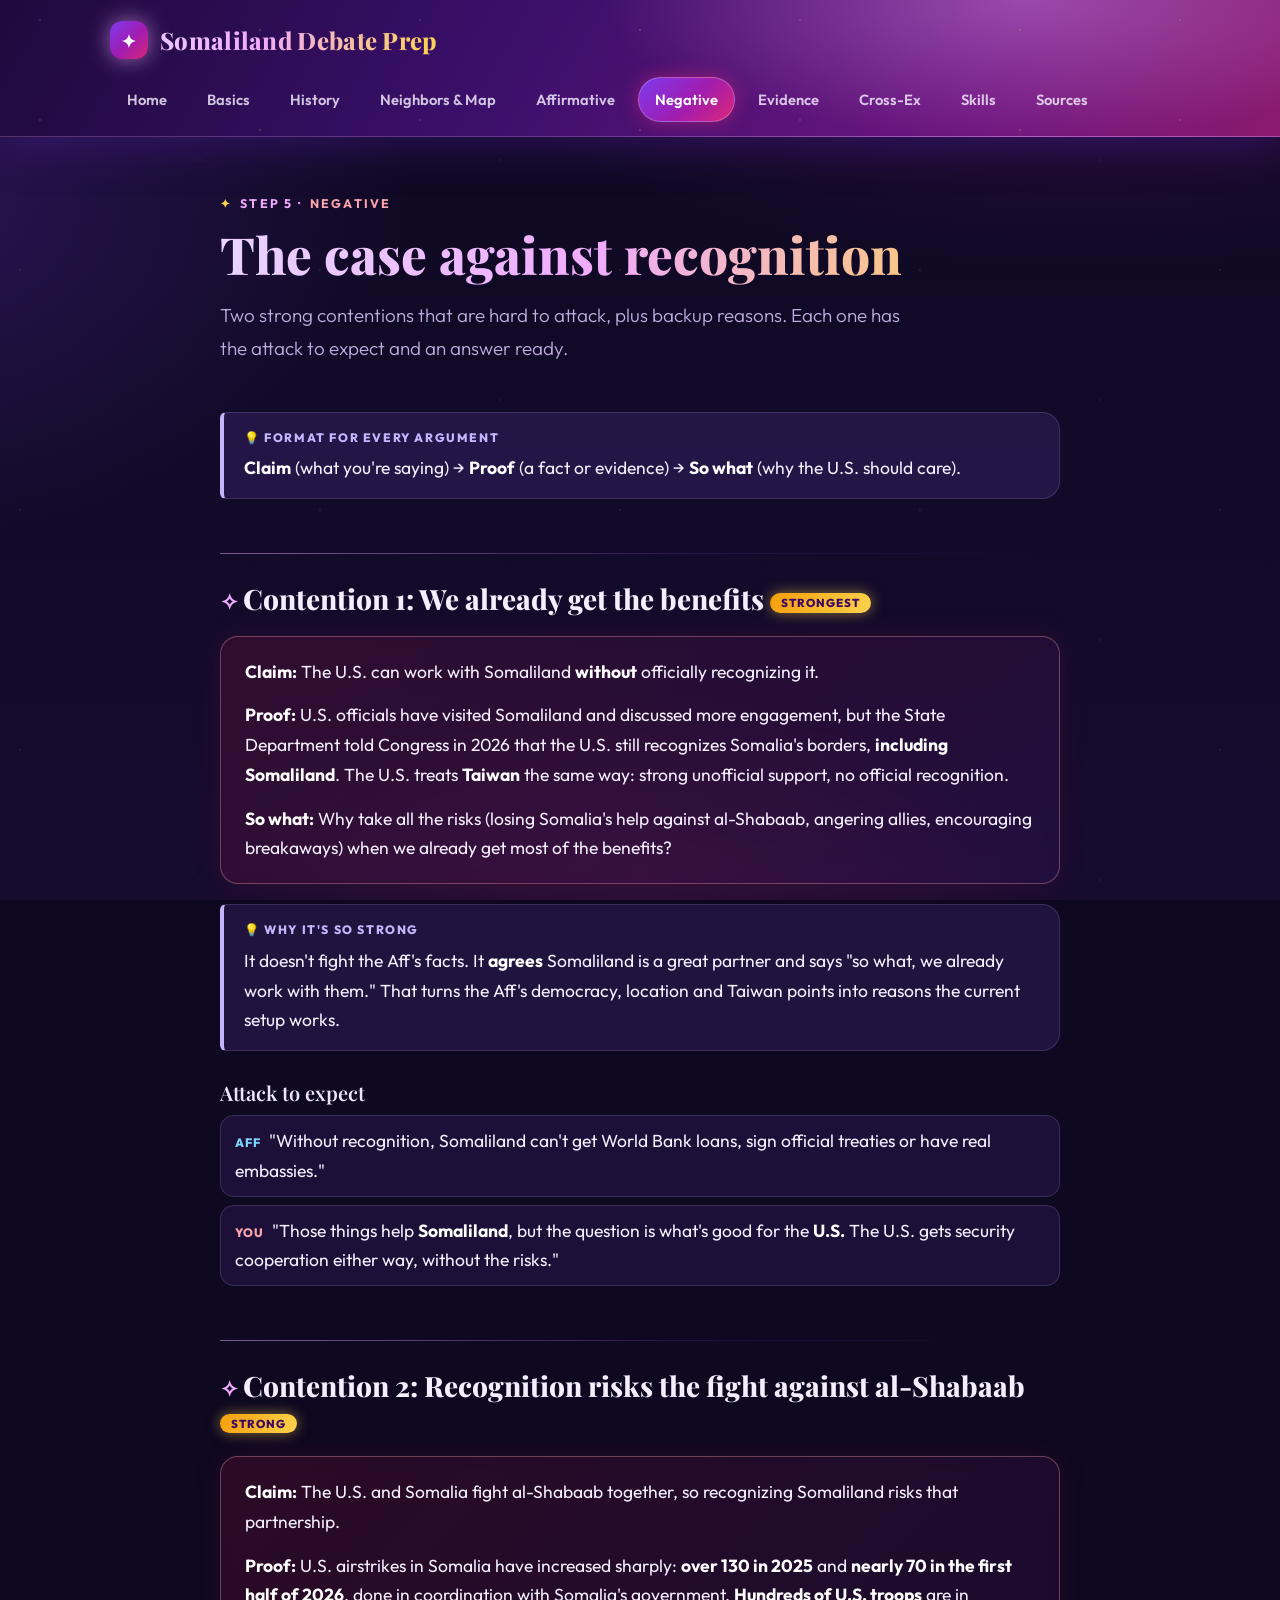
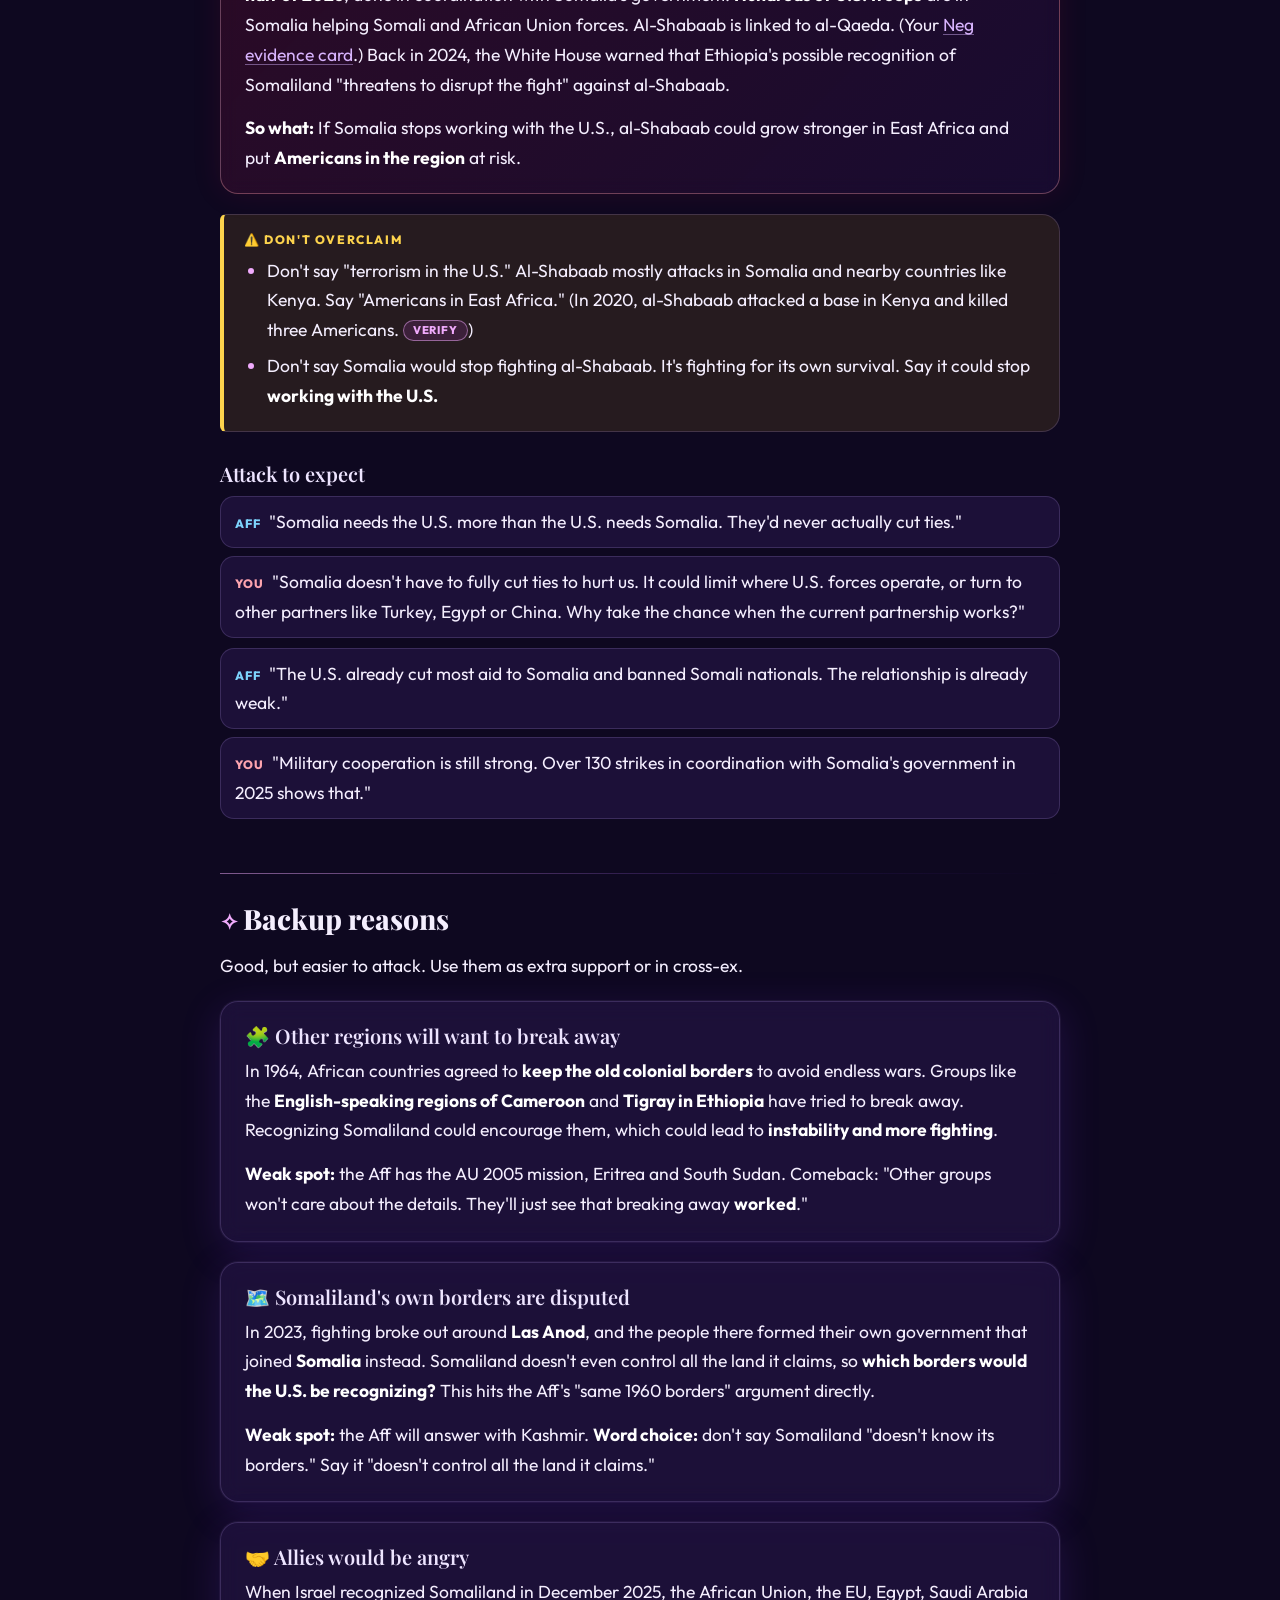
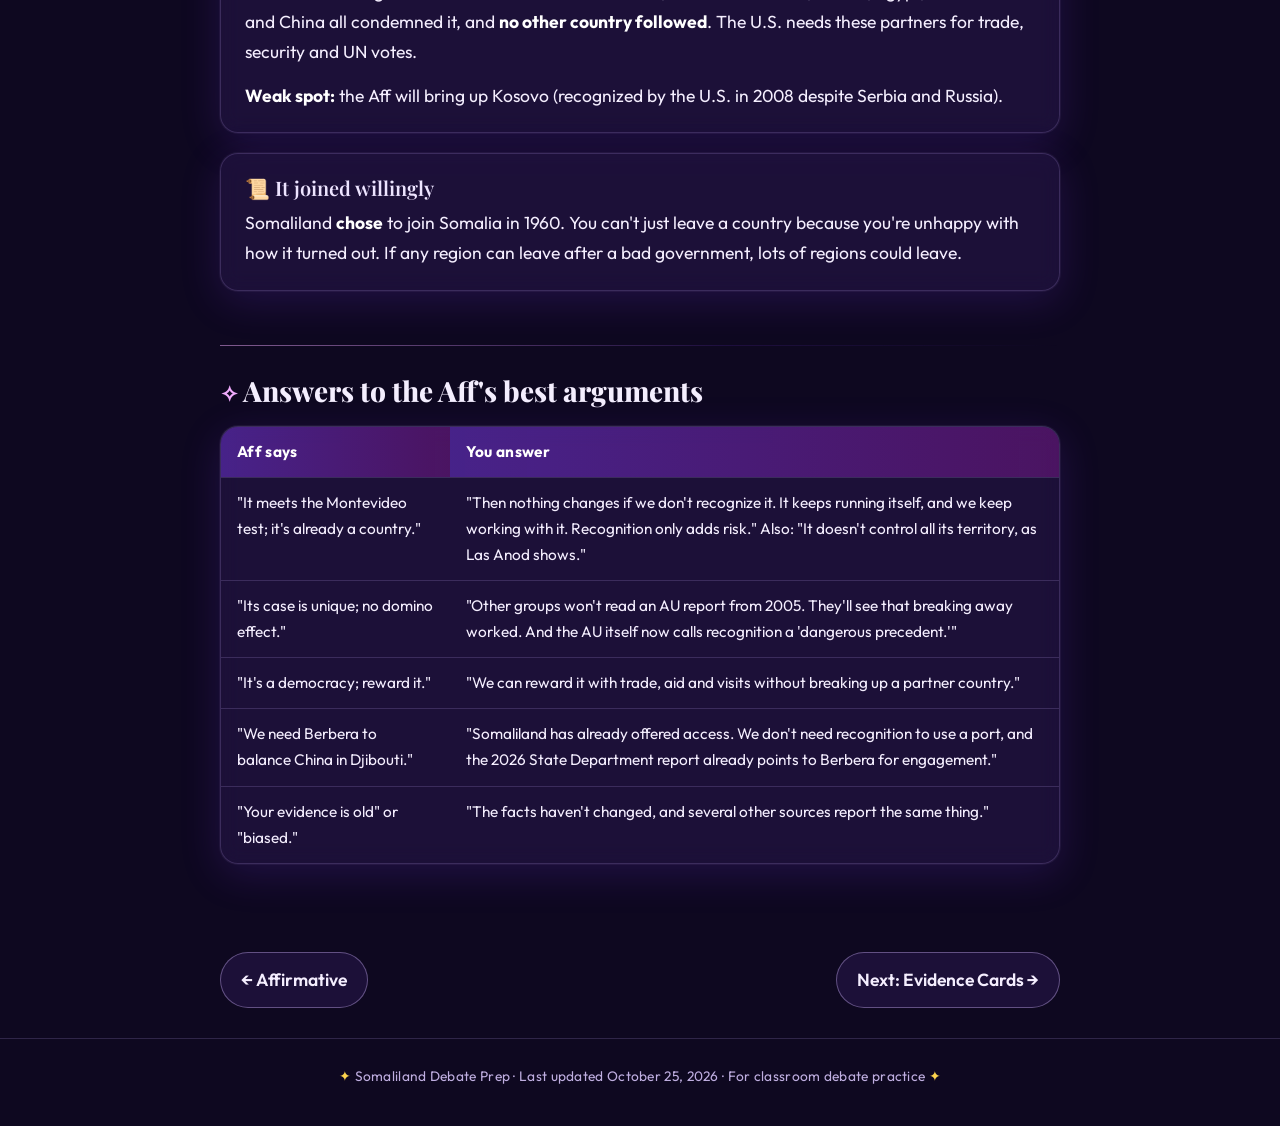
<file: negative.html>
<!doctype html>
<html lang="en">
<head>
<!-- HEAD:START -->
<meta charset="utf-8">
<meta name="viewport" content="width=device-width, initial-scale=1">
<meta name="theme-color" content="#1a0b33">
<link rel="preconnect" href="https://fonts.googleapis.com">
<link rel="preconnect" href="https://fonts.gstatic.com" crossorigin>
<link href="https://fonts.googleapis.com/css2?family=Playfair+Display:ital,wght@0,600;0,800;1,600&family=Outfit:wght@300;400;600;700;800&display=swap" rel="stylesheet">
<link rel="stylesheet" href="assets/style.css">
<link rel="icon" href="data:image/svg+xml,<svg xmlns='http://www.w3.org/2000/svg' viewBox='0 0 100 100'><text y='.9em' font-size='90'>💜</text></svg>">
<!-- HEAD:END -->
<title>Negative · Somaliland Debate Prep</title>
<meta name="description" content="Negative arguments against U.S. recognition of Somaliland, with the attacks to expect and how to answer them.">
</head>
<body>
<!-- HEADER:START -->
<header class="site-header">
  <div class="inner">
    <a class="brand" href="index.html"><span class="logo">✦</span> Somaliland Debate Prep</a>
    <nav class="site-nav" aria-label="Main">
      <a href="index.html">Home</a>
      <a href="basics.html">Basics</a>
      <a href="history.html">History</a>
      <a href="neighbors.html">Neighbors &amp; Map</a>
      <a href="affirmative.html">Affirmative</a>
      <a href="negative.html" aria-current="page">Negative</a>
      <a href="evidence.html">Evidence</a>
      <a href="cross-ex.html">Cross-Ex</a>
      <a href="skills.html">Skills</a>
      <a href="sources.html">Sources</a>
    </nav>
  </div>
</header>
<!-- HEADER:END -->

<main>
  <section class="hero">
    <span class="eyebrow">Step 5 · <span style="color:var(--neg)">Negative</span></span>
    <h1>The case against recognition</h1>
    <p class="lead">Two strong contentions that are hard to attack, plus backup reasons. Each one has the attack to expect and an answer ready.</p>
  </section>

  <div class="callout tip"><span class="label">Format for every argument</span><strong>Claim</strong> (what you're saying) → <strong>Proof</strong> (a fact or evidence) → <strong>So what</strong> (why the U.S. should care).</div>

  <h2 id="contention-1">Contention 1: We already get the benefits <span class="pill star">Strongest</span></h2>
  <div class="side neg">
    <p><strong>Claim:</strong> The U.S. can work with Somaliland <strong>without</strong> officially recognizing it.</p>
    <p><strong>Proof:</strong> U.S. officials have visited Somaliland and discussed more engagement, but the State Department told Congress in 2026 that the U.S. still recognizes Somalia's borders, <strong>including Somaliland</strong>. The U.S. treats <strong>Taiwan</strong> the same way: strong unofficial support, no official recognition.</p>
    <p><strong>So what:</strong> Why take all the risks (losing Somalia's help against al-Shabaab, angering allies, encouraging breakaways) when we already get most of the benefits?</p>
  </div>
  <div class="callout tip"><span class="label">Why it's so strong</span>It doesn't fight the Aff's facts. It <strong>agrees</strong> Somaliland is a great partner and says "so what, we already work with them." That turns the Aff's democracy, location and Taiwan points into reasons the current setup works.</div>
  <h3>Attack to expect</h3>
  <ul class="exchange">
    <li><span class="who" style="color:var(--aff)">Aff</span>"Without recognition, Somaliland can't get World Bank loans, sign official treaties or have real embassies."</li>
    <li><span class="who" style="color:var(--neg)">You</span>"Those things help <strong>Somaliland</strong>, but the question is what's good for the <strong>U.S.</strong> The U.S. gets security cooperation either way, without the risks."</li>
  </ul>

  <h2 id="contention-2">Contention 2: Recognition risks the fight against al-Shabaab <span class="pill star">Strong</span></h2>
  <div class="side neg">
    <p><strong>Claim:</strong> The U.S. and Somalia fight al-Shabaab together, so recognizing Somaliland risks that partnership.</p>
    <p><strong>Proof:</strong> U.S. airstrikes in Somalia have increased sharply: <strong>over 130 in 2025</strong> and <strong>nearly 70 in the first half of 2026</strong>, done in coordination with Somalia's government. <strong>Hundreds of U.S. troops</strong> are in Somalia helping Somali and African Union forces. Al-Shabaab is linked to al-Qaeda. (Your <a href="evidence.html#neg-card">Neg evidence card</a>.) Back in 2024, the White House warned that Ethiopia's possible recognition of Somaliland "threatens to disrupt the fight" against al-Shabaab.</p>
    <p><strong>So what:</strong> If Somalia stops working with the U.S., al-Shabaab could grow stronger in East Africa and put <strong>Americans in the region</strong> at risk.</p>
  </div>
  <div class="callout warn"><span class="label">Don't overclaim</span>
    <ul style="margin:0">
      <li>Don't say "terrorism in the U.S." Al-Shabaab mostly attacks in Somalia and nearby countries like Kenya. Say "Americans in East Africa." (In 2020, al-Shabaab attacked a base in Kenya and killed three Americans. <span class="verify-tag">verify</span>)</li>
      <li>Don't say Somalia would stop fighting al-Shabaab. It's fighting for its own survival. Say it could stop <strong>working with the U.S.</strong></li>
    </ul>
  </div>
  <h3>Attack to expect</h3>
  <ul class="exchange">
    <li><span class="who" style="color:var(--aff)">Aff</span>"Somalia needs the U.S. more than the U.S. needs Somalia. They'd never actually cut ties."</li>
    <li><span class="who" style="color:var(--neg)">You</span>"Somalia doesn't have to fully cut ties to hurt us. It could limit where U.S. forces operate, or turn to other partners like Turkey, Egypt or China. Why take the chance when the current partnership works?"</li>
  </ul>
  <ul class="exchange">
    <li><span class="who" style="color:var(--aff)">Aff</span>"The U.S. already cut most aid to Somalia and banned Somali nationals. The relationship is already weak."</li>
    <li><span class="who" style="color:var(--neg)">You</span>"Military cooperation is still strong. Over 130 strikes in coordination with Somalia's government in 2025 shows that."</li>
  </ul>

  <h2 id="backup">Backup reasons</h2>
  <p>Good, but easier to attack. Use them as extra support or in cross-ex.</p>

  <div class="card">
    <h3 style="margin-top:0">🧩 Other regions will want to break away</h3>
    <p>In 1964, African countries agreed to <strong>keep the old colonial borders</strong> to avoid endless wars. Groups like the <strong>English-speaking regions of Cameroon</strong> and <strong>Tigray in Ethiopia</strong> have tried to break away. Recognizing Somaliland could encourage them, which could lead to <strong>instability and more fighting</strong>.</p>
    <p style="margin:0"><strong>Weak spot:</strong> the Aff has the AU 2005 mission, Eritrea and South Sudan. Comeback: "Other groups won't care about the details. They'll just see that breaking away <strong>worked</strong>."</p>
  </div>

  <div class="card">
    <h3 style="margin-top:0">🗺️ Somaliland's own borders are disputed</h3>
    <p>In 2023, fighting broke out around <strong>Las Anod</strong>, and the people there formed their own government that joined <strong>Somalia</strong> instead. Somaliland doesn't even control all the land it claims, so <strong>which borders would the U.S. be recognizing?</strong> This hits the Aff's "same 1960 borders" argument directly.</p>
    <p style="margin:0"><strong>Weak spot:</strong> the Aff will answer with Kashmir. <strong>Word choice:</strong> don't say Somaliland "doesn't know its borders." Say it "doesn't control all the land it claims."</p>
  </div>

  <div class="card">
    <h3 style="margin-top:0">🤝 Allies would be angry</h3>
    <p>When Israel recognized Somaliland in December 2025, the African Union, the EU, Egypt, Saudi Arabia and China all condemned it, and <strong>no other country followed</strong>. The U.S. needs these partners for trade, security and UN votes.</p>
    <p style="margin:0"><strong>Weak spot:</strong> the Aff will bring up Kosovo (recognized by the U.S. in 2008 despite Serbia and Russia).</p>
  </div>

  <div class="card">
    <h3 style="margin-top:0">📜 It joined willingly</h3>
    <p style="margin:0">Somaliland <strong>chose</strong> to join Somalia in 1960. You can't just leave a country because you're unhappy with how it turned out. If any region can leave after a bad government, lots of regions could leave.</p>
  </div>

  <h2 id="against-aff">Answers to the Aff's best arguments</h2>
  <div class="table-wrap"><table>
    <tr><th>Aff says</th><th>You answer</th></tr>
    <tr><td>"It meets the Montevideo test; it's already a country."</td><td>"Then nothing changes if we don't recognize it. It keeps running itself, and we keep working with it. Recognition only adds risk." Also: "It doesn't control all its territory, as Las Anod shows."</td></tr>
    <tr><td>"Its case is unique; no domino effect."</td><td>"Other groups won't read an AU report from 2005. They'll see that breaking away worked. And the AU itself now calls recognition a 'dangerous precedent.'"</td></tr>
    <tr><td>"It's a democracy; reward it."</td><td>"We can reward it with trade, aid and visits without breaking up a partner country."</td></tr>
    <tr><td>"We need Berbera to balance China in Djibouti."</td><td>"Somaliland has already offered access. We don't need recognition to use a port, and the 2026 State Department report already points to Berbera for engagement."</td></tr>
    <tr><td>"Your evidence is old" or "biased."</td><td>"The facts haven't changed, and several other sources report the same thing."</td></tr>
  </table></div>
</main>

<!-- FOOTER:START -->
<nav class="pager" aria-label="Pages">
  <a href="affirmative.html">← Affirmative</a>
  <a href="evidence.html">Next: Evidence Cards →</a>
</nav>
<footer class="site-footer">
  Somaliland Debate Prep · Last updated October 25, 2026 · For classroom debate practice
</footer>
<!-- FOOTER:END -->
</body>
</html>
</file>
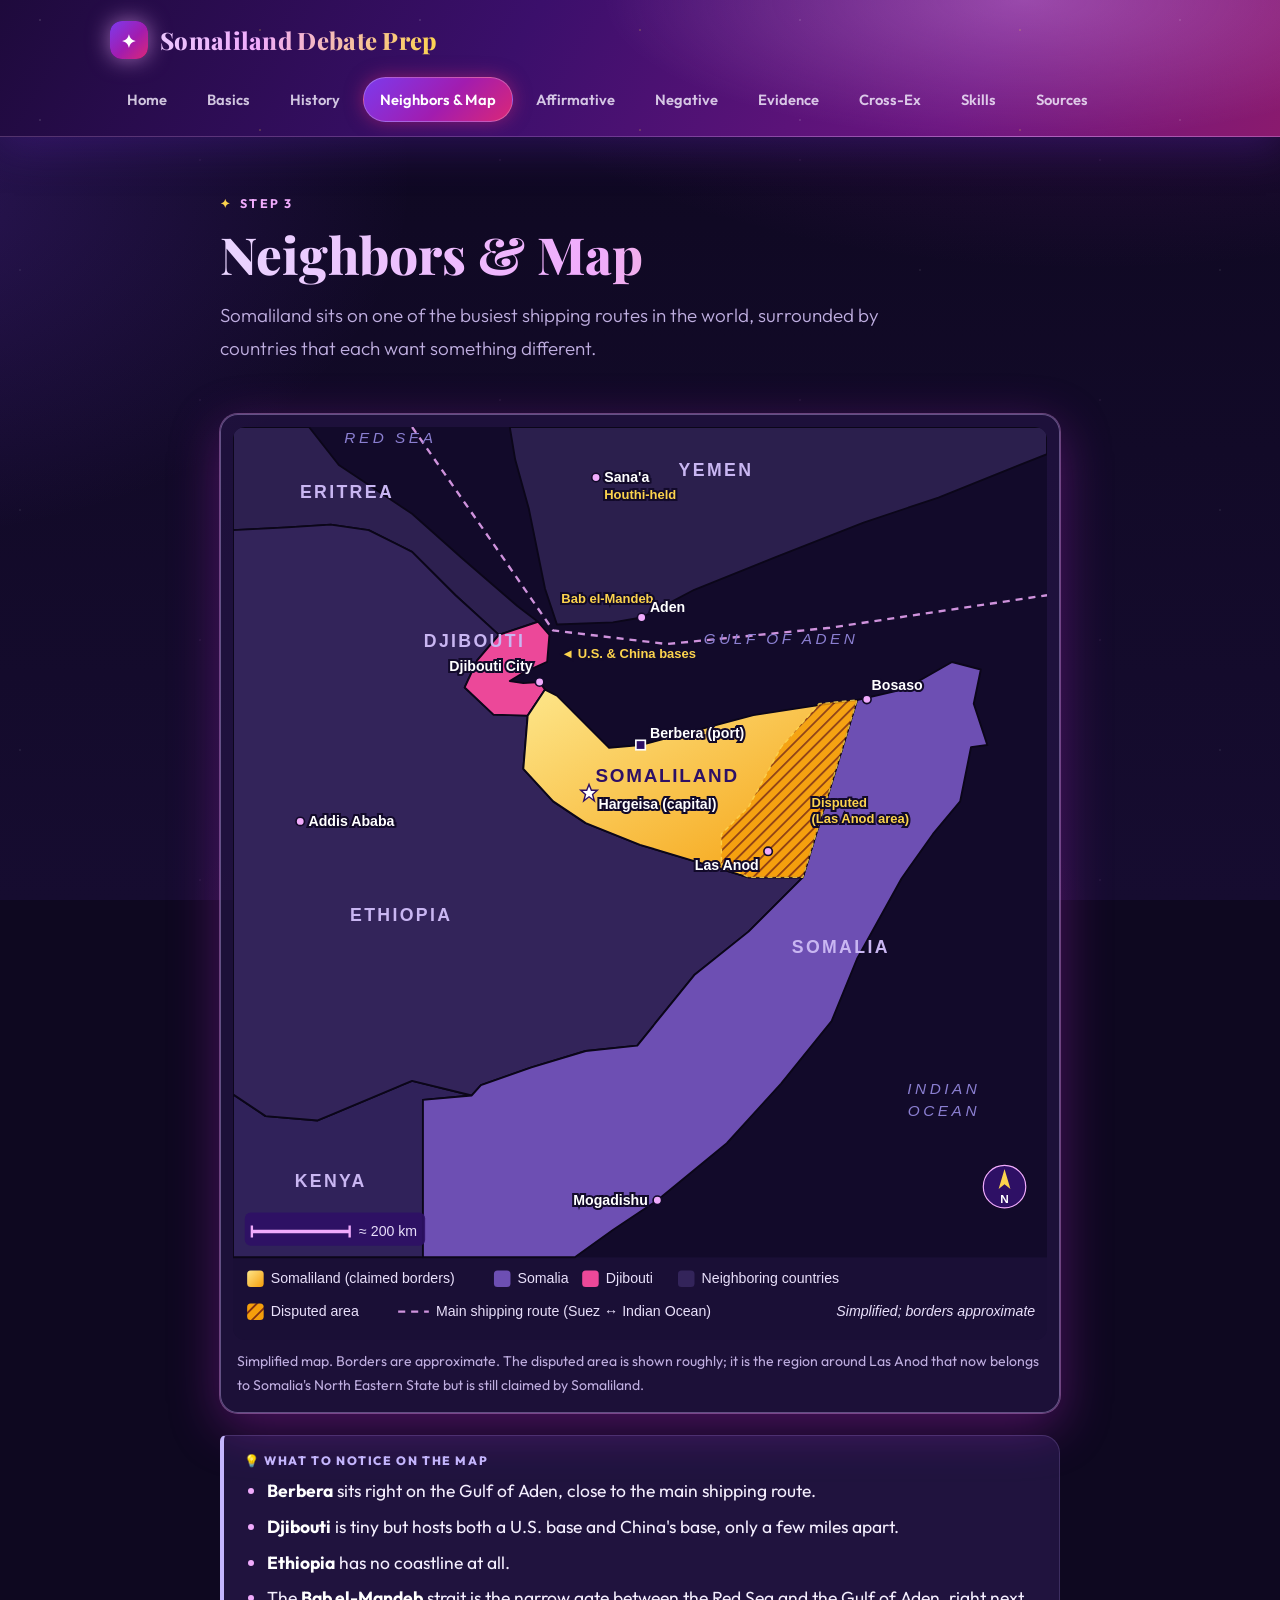
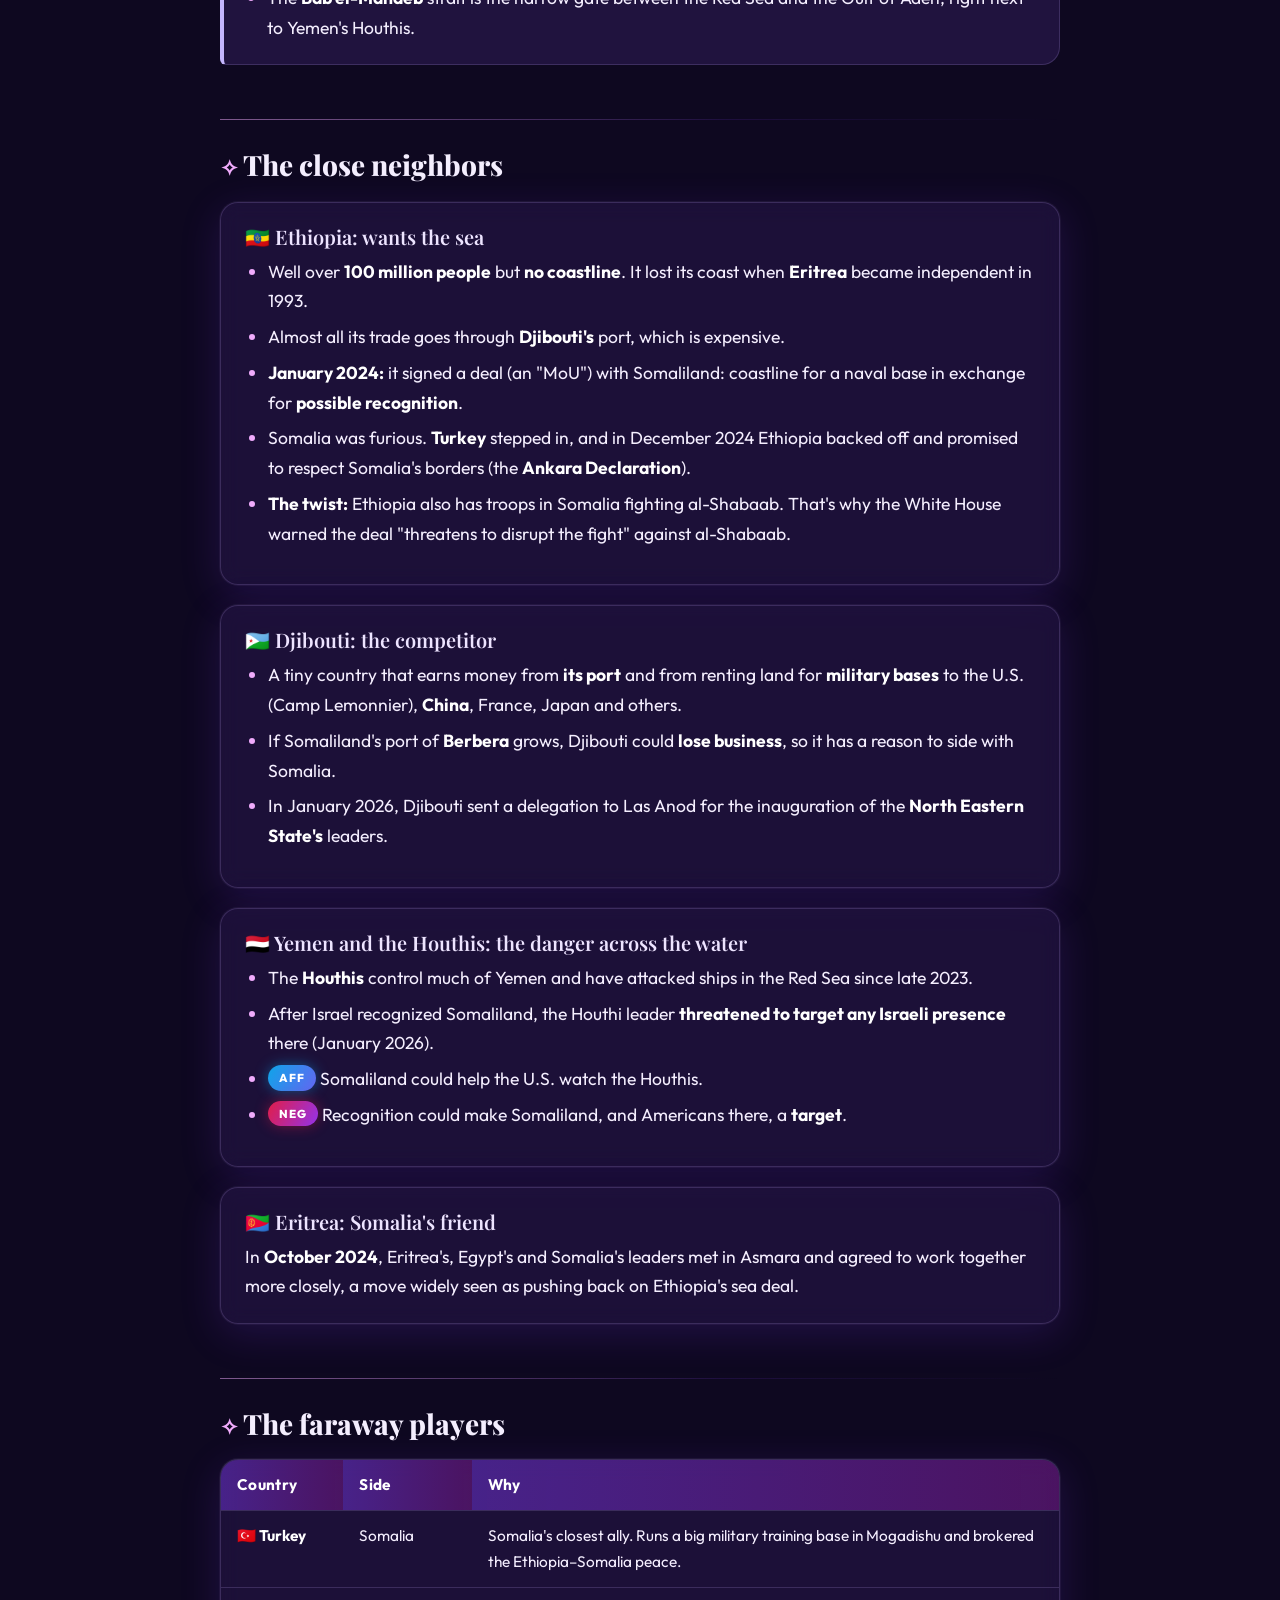
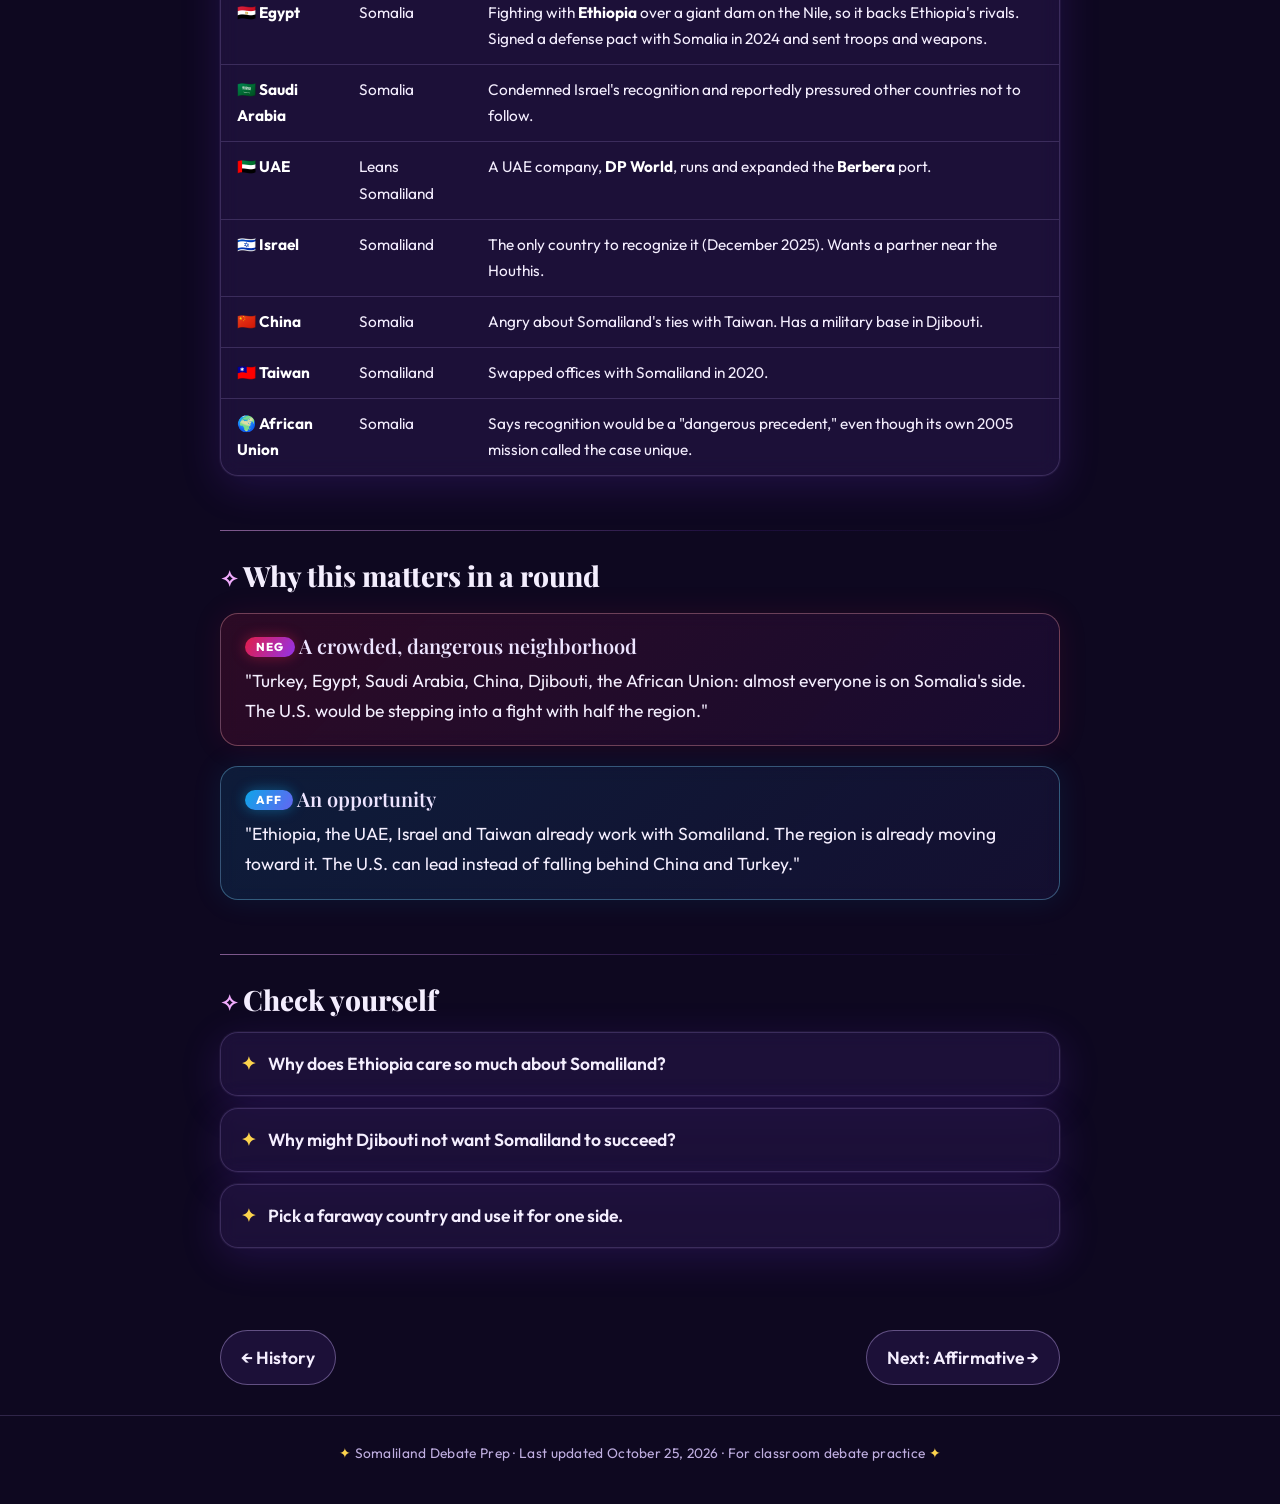
<file: neighbors.html>
<!doctype html>
<html lang="en">
<head>
<!-- HEAD:START -->
<meta charset="utf-8">
<meta name="viewport" content="width=device-width, initial-scale=1">
<meta name="theme-color" content="#1a0b33">
<link rel="preconnect" href="https://fonts.googleapis.com">
<link rel="preconnect" href="https://fonts.gstatic.com" crossorigin>
<link href="https://fonts.googleapis.com/css2?family=Playfair+Display:ital,wght@0,600;0,800;1,600&family=Outfit:wght@300;400;600;700;800&display=swap" rel="stylesheet">
<link rel="stylesheet" href="assets/style.css">
<link rel="icon" href="data:image/svg+xml,<svg xmlns='http://www.w3.org/2000/svg' viewBox='0 0 100 100'><text y='.9em' font-size='90'>💜</text></svg>">
<!-- HEAD:END -->
<title>Neighbors &amp; Map · Somaliland Debate Prep</title>
<meta name="description" content="A map of Somaliland and its neighbors, and what Ethiopia, Djibouti, Yemen, Turkey, Egypt, China and others want.">
</head>
<body>
<!-- HEADER:START -->
<header class="site-header">
  <div class="inner">
    <a class="brand" href="index.html"><span class="logo">✦</span> Somaliland Debate Prep</a>
    <nav class="site-nav" aria-label="Main">
      <a href="index.html">Home</a>
      <a href="basics.html">Basics</a>
      <a href="history.html">History</a>
      <a href="neighbors.html" aria-current="page">Neighbors &amp; Map</a>
      <a href="affirmative.html">Affirmative</a>
      <a href="negative.html">Negative</a>
      <a href="evidence.html">Evidence</a>
      <a href="cross-ex.html">Cross-Ex</a>
      <a href="skills.html">Skills</a>
      <a href="sources.html">Sources</a>
    </nav>
  </div>
</header>
<!-- HEADER:END -->

<main>
  <section class="hero">
    <span class="eyebrow">Step 3</span>
    <h1>Neighbors &amp; Map</h1>
    <p class="lead">Somaliland sits on one of the busiest shipping routes in the world, surrounded by countries that each want something different.</p>
  </section>

  <figure class="map" id="map">
    <img src="assets/horn-of-africa-map.svg" alt="Map of the Horn of Africa. Somaliland is the northern strip of Somalia along the Gulf of Aden, between Djibouti to the west, Ethiopia to the south, and the rest of Somalia to the east. The Las Anod area in Somaliland's east is disputed. Yemen is across the Gulf of Aden, and the Bab el-Mandeb strait connects the Gulf of Aden to the Red Sea.">
    <figcaption>Simplified map. Borders are approximate. The disputed area is shown roughly; it is the region around Las Anod that now belongs to Somalia's North Eastern State but is still claimed by Somaliland.</figcaption>
  </figure>

  <div class="callout tip">
    <span class="label">What to notice on the map</span>
    <ul style="margin:0">
      <li><strong>Berbera</strong> sits right on the Gulf of Aden, close to the main shipping route.</li>
      <li><strong>Djibouti</strong> is tiny but hosts both a U.S. base and China's base, only a few miles apart.</li>
      <li><strong>Ethiopia</strong> has no coastline at all.</li>
      <li>The <strong>Bab el-Mandeb</strong> strait is the narrow gate between the Red Sea and the Gulf of Aden, right next to Yemen's Houthis.</li>
    </ul>
  </div>

  <h2 id="close">The close neighbors</h2>

  <div class="card">
    <h3 style="margin-top:0">🇪🇹 Ethiopia: wants the sea</h3>
    <ul>
      <li>Well over <strong>100 million people</strong> but <strong>no coastline</strong>. It lost its coast when <strong>Eritrea</strong> became independent in 1993.</li>
      <li>Almost all its trade goes through <strong>Djibouti's</strong> port, which is expensive.</li>
      <li><strong>January 2024:</strong> it signed a deal (an "MoU") with Somaliland: coastline for a naval base in exchange for <strong>possible recognition</strong>.</li>
      <li>Somalia was furious. <strong>Turkey</strong> stepped in, and in December 2024 Ethiopia backed off and promised to respect Somalia's borders (the <strong>Ankara Declaration</strong>).</li>
      <li><strong>The twist:</strong> Ethiopia also has troops in Somalia fighting al-Shabaab. That's why the White House warned the deal "threatens to disrupt the fight" against al-Shabaab.</li>
    </ul>
  </div>

  <div class="card">
    <h3 style="margin-top:0">🇩🇯 Djibouti: the competitor</h3>
    <ul>
      <li>A tiny country that earns money from <strong>its port</strong> and from renting land for <strong>military bases</strong> to the U.S. (Camp Lemonnier), <strong>China</strong>, France, Japan and others.</li>
      <li>If Somaliland's port of <strong>Berbera</strong> grows, Djibouti could <strong>lose business</strong>, so it has a reason to side with Somalia.</li>
      <li>In January 2026, Djibouti sent a delegation to Las Anod for the inauguration of the <strong>North Eastern State's</strong> leaders.</li>
    </ul>
  </div>

  <div class="card">
    <h3 style="margin-top:0">🇾🇪 Yemen and the Houthis: the danger across the water</h3>
    <ul>
      <li>The <strong>Houthis</strong> control much of Yemen and have attacked ships in the Red Sea since late 2023.</li>
      <li>After Israel recognized Somaliland, the Houthi leader <strong>threatened to target any Israeli presence</strong> there (January 2026).</li>
      <li><span class="pill aff">Aff</span> Somaliland could help the U.S. watch the Houthis.</li>
      <li><span class="pill neg">Neg</span> Recognition could make Somaliland, and Americans there, a <strong>target</strong>.</li>
    </ul>
  </div>

  <div class="card">
    <h3 style="margin-top:0">🇪🇷 Eritrea: Somalia's friend</h3>
    <p style="margin:0">In <strong>October 2024</strong>, Eritrea's, Egypt's and Somalia's leaders met in Asmara and agreed to work together more closely, a move widely seen as pushing back on Ethiopia's sea deal.</p>
  </div>

  <h2 id="faraway">The faraway players</h2>
  <div class="table-wrap"><table>
    <tr><th>Country</th><th>Side</th><th>Why</th></tr>
    <tr><td>🇹🇷 <strong>Turkey</strong></td><td>Somalia</td><td>Somalia's closest ally. Runs a big military training base in Mogadishu and brokered the Ethiopia–Somalia peace.</td></tr>
    <tr><td>🇪🇬 <strong>Egypt</strong></td><td>Somalia</td><td>Fighting with <strong>Ethiopia</strong> over a giant dam on the Nile, so it backs Ethiopia's rivals. Signed a defense pact with Somalia in 2024 and sent troops and weapons.</td></tr>
    <tr><td>🇸🇦 <strong>Saudi Arabia</strong></td><td>Somalia</td><td>Condemned Israel's recognition and reportedly pressured other countries not to follow.</td></tr>
    <tr><td>🇦🇪 <strong>UAE</strong></td><td>Leans Somaliland</td><td>A UAE company, <strong>DP World</strong>, runs and expanded the <strong>Berbera</strong> port.</td></tr>
    <tr><td>🇮🇱 <strong>Israel</strong></td><td>Somaliland</td><td>The only country to recognize it (December 2025). Wants a partner near the Houthis.</td></tr>
    <tr><td>🇨🇳 <strong>China</strong></td><td>Somalia</td><td>Angry about Somaliland's ties with Taiwan. Has a military base in Djibouti.</td></tr>
    <tr><td>🇹🇼 <strong>Taiwan</strong></td><td>Somaliland</td><td>Swapped offices with Somaliland in 2020.</td></tr>
    <tr><td>🌍 <strong>African Union</strong></td><td>Somalia</td><td>Says recognition would be a "dangerous precedent," even though its own 2005 mission called the case unique.</td></tr>
  </table></div>

  <h2 id="debate">Why this matters in a round</h2>
  <div class="side neg">
    <h3><span class="pill neg">Neg</span> A crowded, dangerous neighborhood</h3>
    <p>"Turkey, Egypt, Saudi Arabia, China, Djibouti, the African Union: almost everyone is on Somalia's side. The U.S. would be stepping into a fight with half the region."</p>
  </div>
  <div class="side aff">
    <h3><span class="pill aff">Aff</span> An opportunity</h3>
    <p>"Ethiopia, the UAE, Israel and Taiwan already work with Somaliland. The region is already moving toward it. The U.S. can lead instead of falling behind China and Turkey."</p>
  </div>

  <h2 id="check">Check yourself</h2>
  <details class="practice">
    <summary>Why does Ethiopia care so much about Somaliland?</summary>
    <div class="answer"><p>Ethiopia has no coastline and depends on Djibouti's expensive port. Somaliland could give it its own access to the sea.</p></div>
  </details>
  <details class="practice">
    <summary>Why might Djibouti not want Somaliland to succeed?</summary>
    <div class="answer"><p>Djibouti makes money from its port. If Berbera grows, ships and trade could go there instead.</p></div>
  </details>
  <details class="practice">
    <summary>Pick a faraway country and use it for one side.</summary>
    <div class="answer"><p>Example (Neg): "Egypt and Turkey are already sending troops and support to Somalia. If the U.S. recognizes Somaliland, Somalia could lean even more on them, and the U.S. would lose influence."</p></div>
  </details>
</main>

<!-- FOOTER:START -->
<nav class="pager" aria-label="Pages">
  <a href="history.html">← History</a>
  <a href="affirmative.html">Next: Affirmative →</a>
</nav>
<footer class="site-footer">
  Somaliland Debate Prep · Last updated October 25, 2026 · For classroom debate practice
</footer>
<!-- FOOTER:END -->
</body>
</html>
</file>
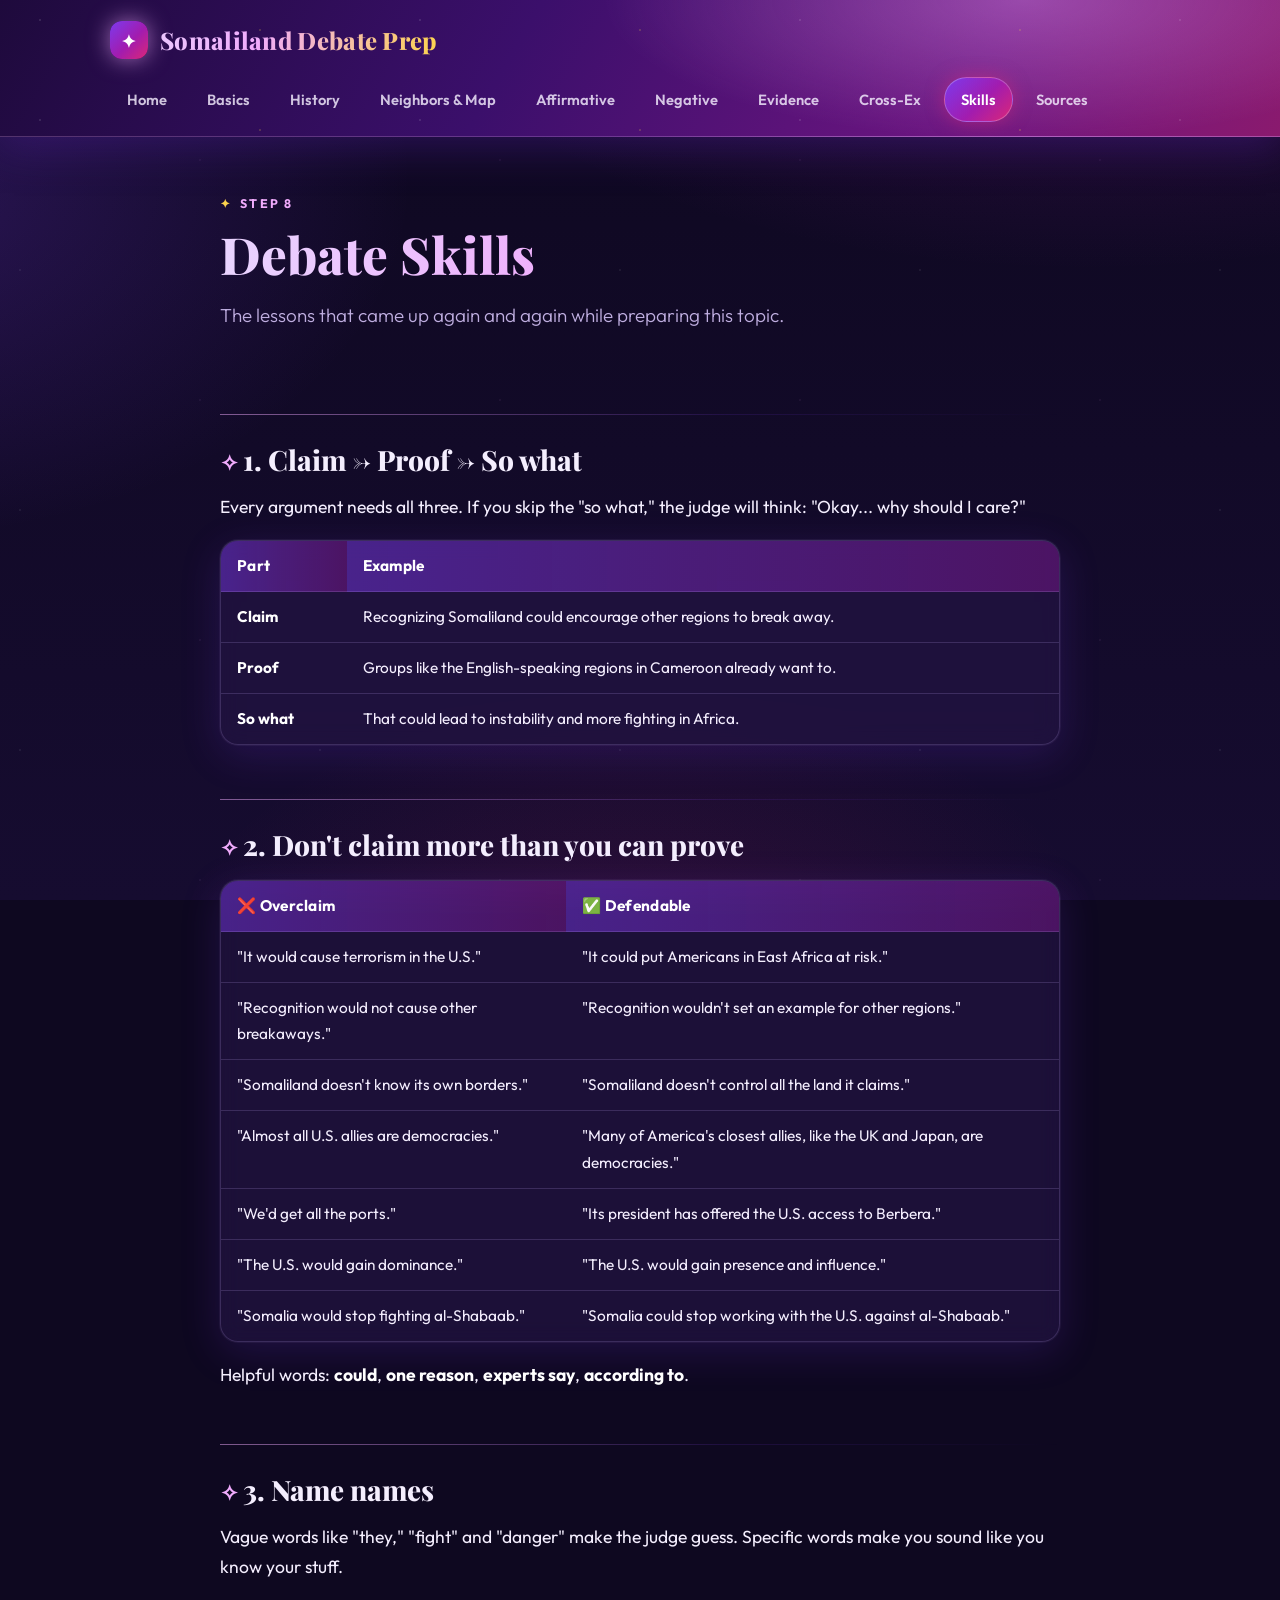
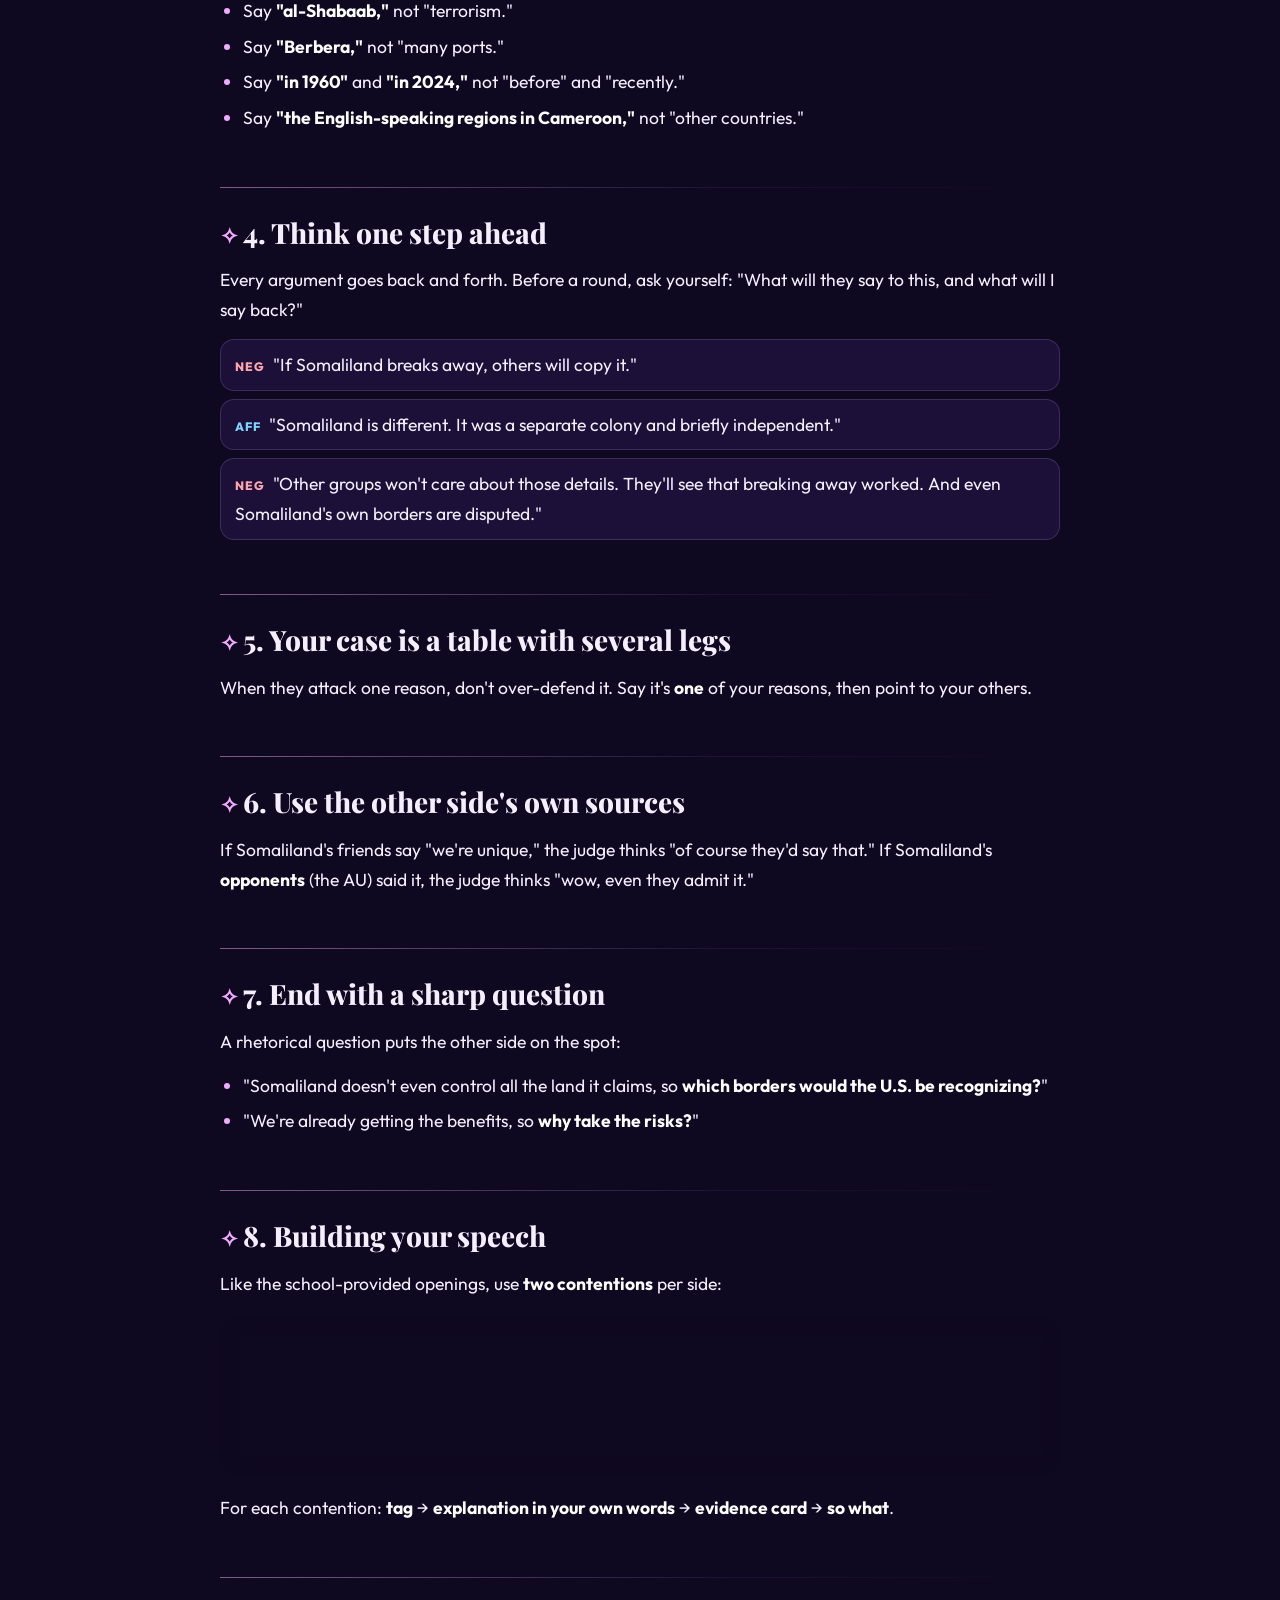
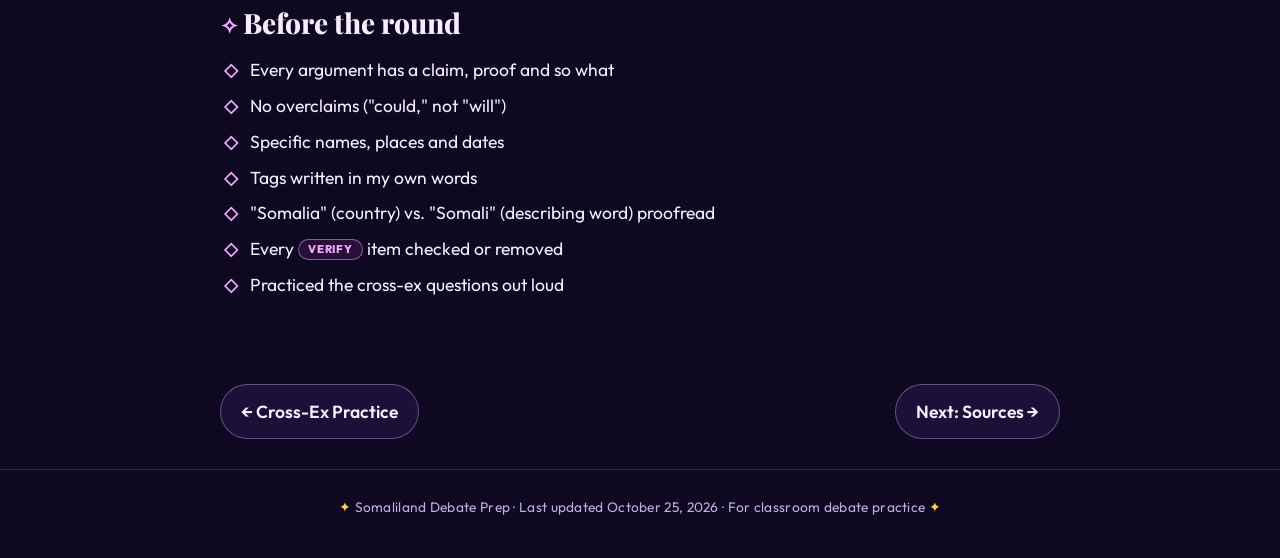
<file: skills.html>
<!doctype html>
<html lang="en">
<head>
<!-- HEAD:START -->
<meta charset="utf-8">
<meta name="viewport" content="width=device-width, initial-scale=1">
<meta name="theme-color" content="#1a0b33">
<link rel="preconnect" href="https://fonts.googleapis.com">
<link rel="preconnect" href="https://fonts.gstatic.com" crossorigin>
<link href="https://fonts.googleapis.com/css2?family=Playfair+Display:ital,wght@0,600;0,800;1,600&family=Outfit:wght@300;400;600;700;800&display=swap" rel="stylesheet">
<link rel="stylesheet" href="assets/style.css">
<link rel="icon" href="data:image/svg+xml,<svg xmlns='http://www.w3.org/2000/svg' viewBox='0 0 100 100'><text y='.9em' font-size='90'>💜</text></svg>">
<!-- HEAD:END -->
<title>Debate Skills · Somaliland Debate Prep</title>
<meta name="description" content="Debate skills: claim, proof and so what, avoiding overclaims, using specifics, and building a speech.">
</head>
<body>
<!-- HEADER:START -->
<header class="site-header">
  <div class="inner">
    <a class="brand" href="index.html"><span class="logo">✦</span> Somaliland Debate Prep</a>
    <nav class="site-nav" aria-label="Main">
      <a href="index.html">Home</a>
      <a href="basics.html">Basics</a>
      <a href="history.html">History</a>
      <a href="neighbors.html">Neighbors &amp; Map</a>
      <a href="affirmative.html">Affirmative</a>
      <a href="negative.html">Negative</a>
      <a href="evidence.html">Evidence</a>
      <a href="cross-ex.html">Cross-Ex</a>
      <a href="skills.html" aria-current="page">Skills</a>
      <a href="sources.html">Sources</a>
    </nav>
  </div>
</header>
<!-- HEADER:END -->

<main>
  <section class="hero">
    <span class="eyebrow">Step 8</span>
    <h1>Debate Skills</h1>
    <p class="lead">The lessons that came up again and again while preparing this topic.</p>
  </section>

  <h2 id="claim-proof-so-what">1. Claim → Proof → So what</h2>
  <p>Every argument needs all three. If you skip the "so what," the judge will think: "Okay... why should I care?"</p>
  <div class="table-wrap"><table>
    <tr><th>Part</th><th>Example</th></tr>
    <tr><td><strong>Claim</strong></td><td>Recognizing Somaliland could encourage other regions to break away.</td></tr>
    <tr><td><strong>Proof</strong></td><td>Groups like the English-speaking regions in Cameroon already want to.</td></tr>
    <tr><td><strong>So what</strong></td><td>That could lead to instability and more fighting in Africa.</td></tr>
  </table></div>

  <h2 id="overclaims">2. Don't claim more than you can prove</h2>
  <div class="table-wrap"><table>
    <tr><th>❌ Overclaim</th><th>✅ Defendable</th></tr>
    <tr><td>"It would cause terrorism in the U.S."</td><td>"It could put Americans in East Africa at risk."</td></tr>
    <tr><td>"Recognition would not cause other breakaways."</td><td>"Recognition wouldn't set an example for other regions."</td></tr>
    <tr><td>"Somaliland doesn't know its own borders."</td><td>"Somaliland doesn't control all the land it claims."</td></tr>
    <tr><td>"Almost all U.S. allies are democracies."</td><td>"Many of America's closest allies, like the UK and Japan, are democracies."</td></tr>
    <tr><td>"We'd get all the ports."</td><td>"Its president has offered the U.S. access to Berbera."</td></tr>
    <tr><td>"The U.S. would gain dominance."</td><td>"The U.S. would gain presence and influence."</td></tr>
    <tr><td>"Somalia would stop fighting al-Shabaab."</td><td>"Somalia could stop working with the U.S. against al-Shabaab."</td></tr>
  </table></div>
  <p>Helpful words: <strong>could</strong>, <strong>one reason</strong>, <strong>experts say</strong>, <strong>according to</strong>.</p>

  <h2 id="specifics">3. Name names</h2>
  <p>Vague words like "they," "fight" and "danger" make the judge guess. Specific words make you sound like you know your stuff.</p>
  <ul>
    <li>Say <strong>"al-Shabaab,"</strong> not "terrorism."</li>
    <li>Say <strong>"Berbera,"</strong> not "many ports."</li>
    <li>Say <strong>"in 1960"</strong> and <strong>"in 2024,"</strong> not "before" and "recently."</li>
    <li>Say <strong>"the English-speaking regions in Cameroon,"</strong> not "other countries."</li>
  </ul>

  <h2 id="clash">4. Think one step ahead</h2>
  <p>Every argument goes back and forth. Before a round, ask yourself: "What will they say to this, and what will I say back?"</p>
  <ul class="exchange">
    <li><span class="who" style="color:var(--neg)">Neg</span>"If Somaliland breaks away, others will copy it."</li>
    <li><span class="who" style="color:var(--aff)">Aff</span>"Somaliland is different. It was a separate colony and briefly independent."</li>
    <li><span class="who" style="color:var(--neg)">Neg</span>"Other groups won't care about those details. They'll see that breaking away worked. And even Somaliland's own borders are disputed."</li>
  </ul>

  <h2 id="table-legs">5. Your case is a table with several legs</h2>
  <p>When they attack one reason, don't over-defend it. Say it's <strong>one</strong> of your reasons, then point to your others.</p>

  <h2 id="opponent-source">6. Use the other side's own sources</h2>
  <p>If Somaliland's friends say "we're unique," the judge thinks "of course they'd say that." If Somaliland's <strong>opponents</strong> (the AU) said it, the judge thinks "wow, even they admit it."</p>

  <h2 id="questions">7. End with a sharp question</h2>
  <p>A rhetorical question puts the other side on the spot:</p>
  <ul>
    <li>"Somaliland doesn't even control all the land it claims, so <strong>which borders would the U.S. be recognizing?</strong>"</li>
    <li>"We're already getting the benefits, so <strong>why take the risks?</strong>"</li>
  </ul>

  <h2 id="speech">8. Building your speech</h2>
  <p>Like the school-provided openings, use <strong>two contentions</strong> per side:</p>
  <div class="table-wrap"><table>
    <tr><th></th><th>Contention 1</th><th>Contention 2</th></tr>
    <tr><td><span class="pill aff">Aff</span></td><td>It's already a real, democratic country</td><td>Its case is unique, so it won't spark more breakaways</td></tr>
    <tr><td><span class="pill neg">Neg</span></td><td>We already get the benefits</td><td>It risks the fight against al-Shabaab</td></tr>
  </table></div>
  <p>For each contention: <strong>tag</strong> → <strong>explanation in your own words</strong> → <strong>evidence card</strong> → <strong>so what</strong>.</p>

  <h2 id="checklist">Before the round</h2>
  <ul class="checklist">
    <li>Every argument has a claim, proof and so what</li>
    <li>No overclaims ("could," not "will")</li>
    <li>Specific names, places and dates</li>
    <li>Tags written in my own words</li>
    <li>"Somalia" (country) vs. "Somali" (describing word) proofread</li>
    <li>Every <span class="verify-tag">verify</span> item checked or removed</li>
    <li>Practiced the cross-ex questions out loud</li>
  </ul>
</main>

<!-- FOOTER:START -->
<nav class="pager" aria-label="Pages">
  <a href="cross-ex.html">← Cross-Ex Practice</a>
  <a href="sources.html">Next: Sources →</a>
</nav>
<footer class="site-footer">
  Somaliland Debate Prep · Last updated October 25, 2026 · For classroom debate practice
</footer>
<!-- FOOTER:END -->
</body>
</html>
</file>
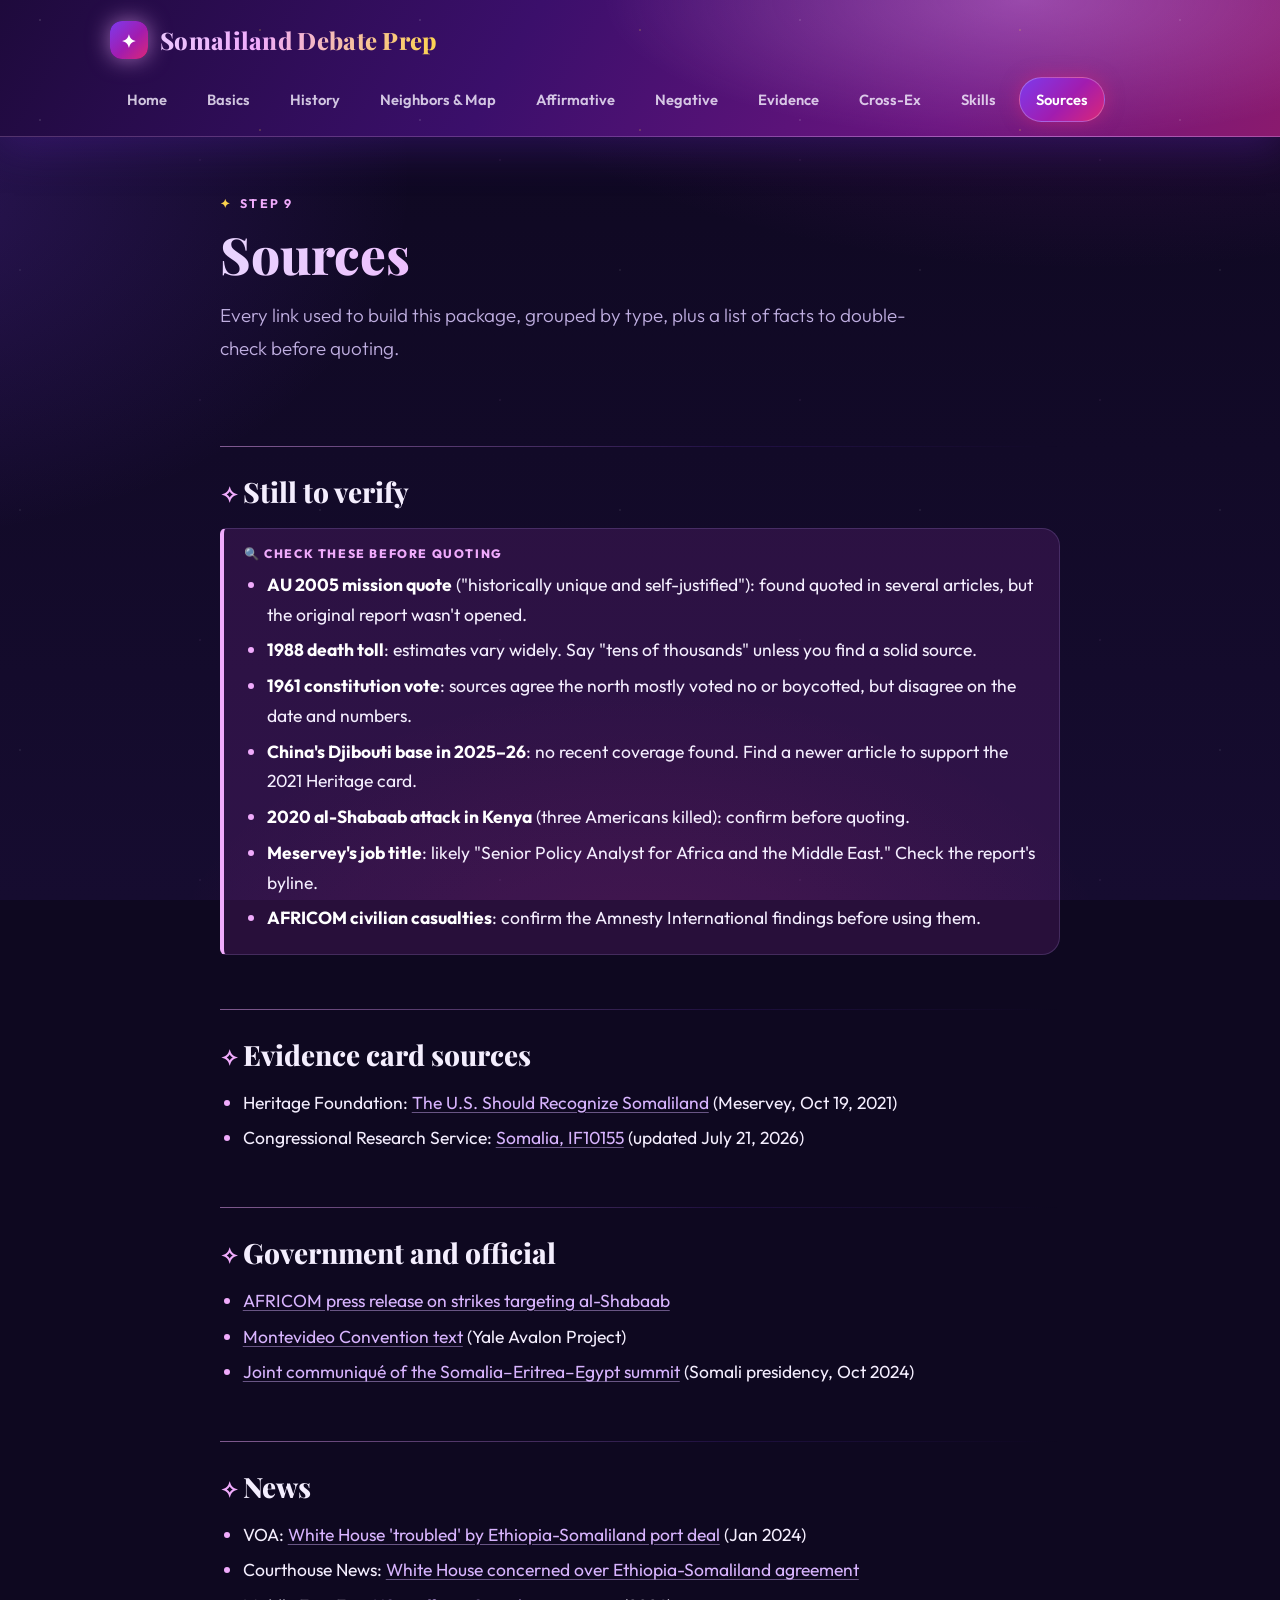
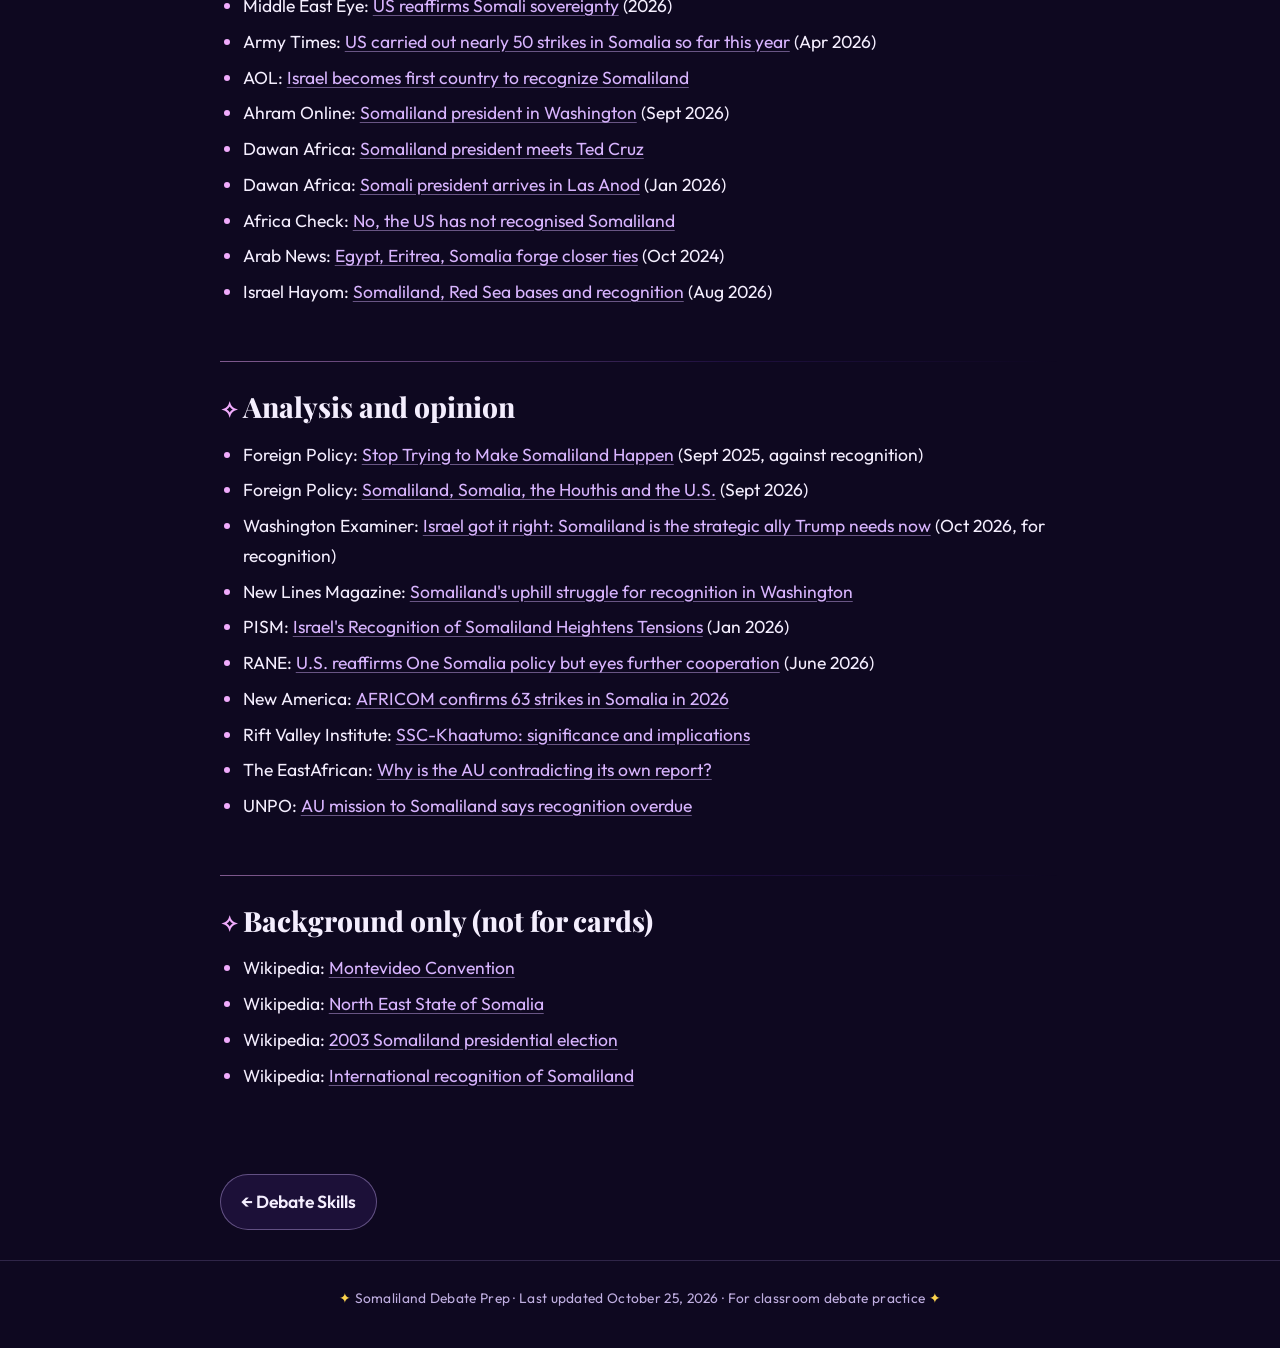
<file: sources.html>
<!doctype html>
<html lang="en">
<head>
<!-- HEAD:START -->
<meta charset="utf-8">
<meta name="viewport" content="width=device-width, initial-scale=1">
<meta name="theme-color" content="#1a0b33">
<link rel="preconnect" href="https://fonts.googleapis.com">
<link rel="preconnect" href="https://fonts.gstatic.com" crossorigin>
<link href="https://fonts.googleapis.com/css2?family=Playfair+Display:ital,wght@0,600;0,800;1,600&family=Outfit:wght@300;400;600;700;800&display=swap" rel="stylesheet">
<link rel="stylesheet" href="assets/style.css">
<link rel="icon" href="data:image/svg+xml,<svg xmlns='http://www.w3.org/2000/svg' viewBox='0 0 100 100'><text y='.9em' font-size='90'>💜</text></svg>">
<!-- HEAD:END -->
<title>Sources · Somaliland Debate Prep</title>
<meta name="description" content="All sources used in this debate prep package, plus the facts that still need to be verified.">
</head>
<body>
<!-- HEADER:START -->
<header class="site-header">
  <div class="inner">
    <a class="brand" href="index.html"><span class="logo">✦</span> Somaliland Debate Prep</a>
    <nav class="site-nav" aria-label="Main">
      <a href="index.html">Home</a>
      <a href="basics.html">Basics</a>
      <a href="history.html">History</a>
      <a href="neighbors.html">Neighbors &amp; Map</a>
      <a href="affirmative.html">Affirmative</a>
      <a href="negative.html">Negative</a>
      <a href="evidence.html">Evidence</a>
      <a href="cross-ex.html">Cross-Ex</a>
      <a href="skills.html">Skills</a>
      <a href="sources.html" aria-current="page">Sources</a>
    </nav>
  </div>
</header>
<!-- HEADER:END -->

<main>
  <section class="hero">
    <span class="eyebrow">Step 9</span>
    <h1>Sources</h1>
    <p class="lead">Every link used to build this package, grouped by type, plus a list of facts to double-check before quoting.</p>
  </section>

  <h2 id="verify">Still to verify</h2>
  <div class="callout verify">
    <span class="label">Check these before quoting</span>
    <ul style="margin:0">
      <li><strong>AU 2005 mission quote</strong> ("historically unique and self-justified"): found quoted in several articles, but the original report wasn't opened.</li>
      <li><strong>1988 death toll</strong>: estimates vary widely. Say "tens of thousands" unless you find a solid source.</li>
      <li><strong>1961 constitution vote</strong>: sources agree the north mostly voted no or boycotted, but disagree on the date and numbers.</li>
      <li><strong>China's Djibouti base in 2025–26</strong>: no recent coverage found. Find a newer article to support the 2021 Heritage card.</li>
      <li><strong>2020 al-Shabaab attack in Kenya</strong> (three Americans killed): confirm before quoting.</li>
      <li><strong>Meservey's job title</strong>: likely "Senior Policy Analyst for Africa and the Middle East." Check the report's byline.</li>
      <li><strong>AFRICOM civilian casualties</strong>: confirm the Amnesty International findings before using them.</li>
    </ul>
  </div>

  <h2 id="evidence">Evidence card sources</h2>
  <ul>
    <li>Heritage Foundation: <a href="https://www.heritage.org/global-politics/report/the-us-should-recognize-somaliland">The U.S. Should Recognize Somaliland</a> (Meservey, Oct 19, 2021)</li>
    <li>Congressional Research Service: <a href="https://www.everycrsreport.com/files/2026-07-21_IF10155_f60658ac2a7ea652101485cbb60f4ca63f7894e7.html">Somalia, IF10155</a> (updated July 21, 2026)</li>
  </ul>

  <h2 id="government">Government and official</h2>
  <ul>
    <li><a href="https://www.africom.mil/pressrelease/36188/us-forces-conducts-strike-targeting-al-shabaab">AFRICOM press release on strikes targeting al-Shabaab</a></li>
    <li><a href="https://avalon.law.yale.edu/20th_century/intam03.asp">Montevideo Convention text</a> (Yale Avalon Project)</li>
    <li><a href="https://villasomalia.gov.so/joint-communique-of-the-tripartite-summit-between-somalia-eritrea-and-egypt/">Joint communiqué of the Somalia–Eritrea–Egypt summit</a> (Somali presidency, Oct 2024)</li>
  </ul>

  <h2 id="news">News</h2>
  <ul>
    <li>VOA: <a href="https://www.voaafrica.com/a/white-house-troubled-by-ethiopia-somaliland-port-deal-/7443767.html">White House 'troubled' by Ethiopia-Somaliland port deal</a> (Jan 2024)</li>
    <li>Courthouse News: <a href="https://www.courthousenews.com/white-house-concerned-over-ethiopia-somaliland-agreement/">White House concerned over Ethiopia-Somaliland agreement</a></li>
    <li>Middle East Eye: <a href="https://www.middleeasteye.net/news/us-reaffirms-somali-sovereignty-blow-somaliland-and-israel">US reaffirms Somali sovereignty</a> (2026)</li>
    <li>Army Times: <a href="https://www.armytimes.com/news/your-military/2026/04/02/us-carried-out-nearly-50-strikes-in-somalia-so-far-this-year/">US carried out nearly 50 strikes in Somalia so far this year</a> (Apr 2026)</li>
    <li>AOL: <a href="https://www.aol.com/articles/israel-becomes-first-country-recognize-234207301.html">Israel becomes first country to recognize Somaliland</a></li>
    <li>Ahram Online: <a href="https://english.ahram.org.eg/News/576148.aspx">Somaliland president in Washington</a> (Sept 2026)</li>
    <li>Dawan Africa: <a href="https://www.dawan.africa/news/somaliland-president-meets-us-senator-ted-cruz-to-discuss-recognition-bid">Somaliland president meets Ted Cruz</a></li>
    <li>Dawan Africa: <a href="https://dawan.africa/news/somali-president-arrives-in-las-anod-for-key-leadership-inauguration">Somali president arrives in Las Anod</a> (Jan 2026)</li>
    <li>Africa Check: <a href="https://africacheck.org/fact-checks/meta-programme-fact-checks/no-us-has-not-recognised-somaliland-or-signed-multi-billion">No, the US has not recognised Somaliland</a></li>
    <li>Arab News: <a href="https://arab.news/gpngu">Egypt, Eritrea, Somalia forge closer ties</a> (Oct 2024)</li>
    <li>Israel Hayom: <a href="https://israelhayom.com/2026/08/23/somaliland-red-sea-bases-recognition">Somaliland, Red Sea bases and recognition</a> (Aug 2026)</li>
  </ul>

  <h2 id="analysis">Analysis and opinion</h2>
  <ul>
    <li>Foreign Policy: <a href="https://foreignpolicy.com/2025/09/09/somaliland-recognition-united-states-ted-cruz/">Stop Trying to Make Somaliland Happen</a> (Sept 2025, against recognition)</li>
    <li>Foreign Policy: <a href="https://foreignpolicy.com/2026/09/04/somaliland-somalia-iran-houthis-united-states-israel/">Somaliland, Somalia, the Houthis and the U.S.</a> (Sept 2026)</li>
    <li>Washington Examiner: <a href="https://www.washingtonexaminer.com/op-eds/4756675/us-recognition-somaliland-red-sea-strategy/">Israel got it right: Somaliland is the strategic ally Trump needs now</a> (Oct 2026, for recognition)</li>
    <li>New Lines Magazine: <a href="https://newlinesmag.com/spotlight/somalilands-uphill-struggle-for-recognition-in-washington/">Somaliland's uphill struggle for recognition in Washington</a></li>
    <li>PISM: <a href="https://pism.pl/publications/israels-recognition-of-somaliland-heightens-tensions-in-the-horn-of-africa">Israel's Recognition of Somaliland Heightens Tensions</a> (Jan 2026)</li>
    <li>RANE: <a href="https://worldview.ranenetwork.com/content/situational-report/2026-06-03/somaliland-u-s-u-s-reaffirms-one-somalia-policy-but-eyes-further-cooperation-with-somaliland">U.S. reaffirms One Somalia policy but eyes further cooperation</a> (June 2026)</li>
    <li>New America: <a href="https://www.newamerica.org/insights/africom-confirms-63-strikes-in-somalia-in-2026/">AFRICOM confirms 63 strikes in Somalia in 2026</a></li>
    <li>Rift Valley Institute: <a href="https://riftvalley.net/?p=9133">SSC-Khaatumo: significance and implications</a></li>
    <li>The EastAfrican: <a href="https://theeastafrican.co.ke/tea/opinion/guest-blogs/somaliland-why-is-au-contradicting-its-own-report--5310528">Why is the AU contradicting its own report?</a></li>
    <li>UNPO: <a href="https://unpo.org/article/3867">AU mission to Somaliland says recognition overdue</a></li>
  </ul>

  <h2 id="background">Background only (not for cards)</h2>
  <ul>
    <li>Wikipedia: <a href="https://en.wikipedia.org/wiki/Montevideo_Convention">Montevideo Convention</a></li>
    <li>Wikipedia: <a href="https://en.wikipedia.org/wiki/North_East_State_of_Somalia">North East State of Somalia</a></li>
    <li>Wikipedia: <a href="https://en.wikipedia.org/wiki/2003_Somaliland_presidential_election">2003 Somaliland presidential election</a></li>
    <li>Wikipedia: <a href="https://en.wikipedia.org/wiki/International_recognition_of_Somaliland">International recognition of Somaliland</a></li>
  </ul>
</main>

<!-- FOOTER:START -->
<nav class="pager" aria-label="Pages">
  <a href="skills.html">← Debate Skills</a>
  <span></span>
</nav>
<footer class="site-footer">
  Somaliland Debate Prep · Last updated October 25, 2026 · For classroom debate practice
</footer>
<!-- FOOTER:END -->
</body>
</html>
</file>
<file: assets/style.css>
/* Somaliland Debate Prep — "Midnight Amethyst" theme (static, GitHub Pages friendly) */

:root {
  color-scheme: dark;
  --bg: #0e0820;
  --bg-2: #160c30;
  --surface: rgba(38, 22, 72, .62);
  --surface-solid: #1d1238;
  --surface-2: rgba(88, 52, 160, .28);
  --text: #f4eefe;
  --muted: #bfaee0;
  --border: rgba(200, 170, 255, .18);
  --border-strong: rgba(214, 188, 255, .38);
  --brand: #d8b4fe;
  --brand-2: #f0abfc;
  --gold: #fcd34d;
  --grad-title: linear-gradient(100deg, #e9d5ff 0%, #f0abfc 45%, #fcd34d 100%);
  --grad-brand: linear-gradient(135deg, #7c3aed 0%, #a21caf 55%, #db2777 100%);
  --aff: #7dd3fc;
  --aff-bg: rgba(56, 189, 248, .10);
  --aff-grad: linear-gradient(120deg, #0ea5e9 0%, #6366f1 100%);
  --neg: #fda4af;
  --neg-bg: rgba(244, 63, 94, .11);
  --neg-grad: linear-gradient(120deg, #e11d48 0%, #9333ea 100%);
  --tip: #c4b5fd;
  --tip-bg: rgba(139, 92, 246, .14);
  --warn: #fcd34d;
  --warn-bg: rgba(251, 191, 36, .10);
  --verify: #f0abfc;
  --verify-bg: rgba(217, 70, 239, .13);
  --mark: rgba(252, 211, 77, .26);
  --radius: 18px;
  --glow: 0 0 0 1px rgba(216,180,254,.06), 0 10px 40px rgba(124, 58, 237, .18);
  --glow-strong: 0 0 0 1px rgba(240,171,252,.35), 0 14px 50px rgba(192, 38, 211, .35);
  --serif: "Playfair Display", Georgia, "Times New Roman", serif;
  --sans: "Outfit", -apple-system, BlinkMacSystemFont, "Segoe UI", Helvetica, Arial, sans-serif;
}

* { box-sizing: border-box; }
html { -webkit-text-size-adjust: 100%; scroll-behavior: smooth; }
::selection { background: #c026d3; color: #fff; }

body {
  margin: 0;
  color: var(--text);
  font-family: var(--sans);
  font-size: 17.5px;
  line-height: 1.7;
  background-color: var(--bg);
  min-height: 100vh;
  -webkit-tap-highlight-color: rgba(240, 171, 252, .25);
}
/* glow layer (a fixed pseudo-element, because iPad Safari ignores background-attachment: fixed) */
body::after {
  content: ""; position: fixed; inset: 0; pointer-events: none; z-index: -2;
  background-image:
    radial-gradient(1200px 600px at 85% -10%, rgba(192, 38, 211, .22), transparent 60%),
    radial-gradient(900px 600px at -10% 20%, rgba(124, 58, 237, .25), transparent 60%),
    radial-gradient(800px 500px at 50% 110%, rgba(219, 39, 119, .14), transparent 60%),
    linear-gradient(180deg, var(--bg) 0%, var(--bg-2) 100%);
}
/* faint starfield */
body::before {
  content: ""; position: fixed; inset: 0; pointer-events: none; z-index: -1;
  background-image:
    radial-gradient(1.5px 1.5px at 20px 30px, rgba(255,255,255,.55), transparent 60%),
    radial-gradient(1px 1px at 120px 80px, rgba(255,255,255,.35), transparent 60%),
    radial-gradient(1.5px 1.5px at 200px 160px, rgba(240,171,252,.5), transparent 60%),
    radial-gradient(1px 1px at 60px 200px, rgba(255,255,255,.3), transparent 60%),
    radial-gradient(1.2px 1.2px at 260px 40px, rgba(252,211,77,.45), transparent 60%);
  background-size: 300px 240px;
  opacity: .55;
}

img, svg { max-width: 100%; height: auto; }
a { color: var(--brand); text-underline-offset: 3px; text-decoration-color: rgba(216,180,254,.45); transition: color .15s; }
a:hover { color: var(--brand-2); text-decoration-color: currentColor; }

/* ---------- Header & nav ---------- */
.site-header {
  position: relative;
  background:
    radial-gradient(600px 200px at 80% 0%, rgba(240,171,252,.35), transparent 70%),
    linear-gradient(120deg, #1e0a3c 0%, #3b0f6b 40%, #6b1580 75%, #8a1a6e 100%);
  border-bottom: 1px solid rgba(240,171,252,.25);
  box-shadow: 0 10px 40px rgba(76, 29, 149, .45);
  overflow: hidden;
}
.site-header::after {
  content: ""; position: absolute; inset: 0; pointer-events: none;
  background-image:
    radial-gradient(1.5px 1.5px at 40px 20px, #fff, transparent 60%),
    radial-gradient(1px 1px at 140px 60px, rgba(255,255,255,.8), transparent 60%),
    radial-gradient(2px 2px at 260px 30px, rgba(252,211,77,.9), transparent 60%),
    radial-gradient(1px 1px at 330px 75px, rgba(255,255,255,.7), transparent 60%);
  background-size: 380px 100px;
  opacity: .5;
}
.site-header .inner { position: relative; z-index: 1; max-width: 1100px; margin: 0 auto; padding: 20px 20px 0; }
.brand {
  display: inline-flex; align-items: center; gap: 12px; text-decoration: none;
  font-family: var(--serif); font-size: 1.5rem; font-weight: 800; letter-spacing: .3px;
  background: var(--grad-title); -webkit-background-clip: text; background-clip: text; color: transparent;
}
@media (hover: hover) { .brand:hover { color: transparent; filter: brightness(1.1); } }
.brand .logo {
  width: 38px; height: 38px; border-radius: 12px; display: grid; place-items: center;
  background: var(--grad-brand); color: #fff; -webkit-text-fill-color: #fff;
  font-size: 1.15rem; box-shadow: 0 0 22px rgba(240,171,252,.6);
}
.site-nav { display: flex; flex-wrap: wrap; gap: 6px; padding: 16px 0 14px; }
.site-nav a {
  color: rgba(244,238,254,.82); text-decoration: none; white-space: nowrap;
  padding: 9px 16px; min-height: 42px; display: inline-flex; align-items: center;
  border-radius: 999px; font-size: .92rem; font-weight: 600;
  border: 1px solid transparent; transition: all .2s ease;
}
@media (hover: hover) { .site-nav a:hover { color: #fff; background: rgba(255,255,255,.08); border-color: rgba(240,171,252,.3); } }
.site-nav a[aria-current="page"] {
  color: #fff; background: var(--grad-brand); border-color: rgba(255,255,255,.25);
  box-shadow: 0 0 18px rgba(219,39,119,.5);
}

/* ---------- Layout ---------- */
main { max-width: 880px; margin: 0 auto; padding: 44px max(20px, env(safe-area-inset-right)) 70px max(20px, env(safe-area-inset-left)); }
.hero { padding: 6px 0 14px; }
.eyebrow {
  display: inline-flex; align-items: center; gap: 8px; font-size: .78rem; font-weight: 700; letter-spacing: 2.2px;
  text-transform: uppercase; color: var(--brand-2); margin-bottom: 10px;
}
.eyebrow::before { content: "✦"; color: var(--gold); }
h1, h2, h3 { font-family: var(--serif); line-height: 1.2; color: var(--text); }
h1 {
  font-size: clamp(2.2rem, 5.5vw, 3.2rem); margin: 0 0 14px; font-weight: 800;
  background: var(--grad-title); -webkit-background-clip: text; background-clip: text; color: transparent;
}
h2 {
  font-size: 1.75rem; margin: 54px 0 16px; padding-top: 28px; font-weight: 800;
  border-top: 1px solid transparent;
  border-image: linear-gradient(90deg, rgba(240,171,252,.5), rgba(124,58,237,.15) 60%, transparent) 1;
}
h2::before { content: "✧ "; color: var(--brand-2); font-size: .8em; }
h3 { font-size: 1.25rem; margin: 30px 0 8px; font-weight: 600; color: #ede4ff; }
.lead { font-size: 1.18rem; color: var(--muted); max-width: 700px; font-weight: 300; }
p { margin: 0 0 14px; }
ul, ol { padding-left: 1.3em; margin: 0 0 14px; }
li { margin-bottom: 6px; }
li::marker { color: var(--brand-2); }
strong { font-weight: 700; color: #fff; }
em { color: #f5e9ff; }
hr { border: 0; border-top: 1px solid var(--border); margin: 36px 0; }

/* ---------- Components ---------- */
.card {
  background: var(--surface); border: 1px solid var(--border); border-radius: var(--radius);
  padding: 22px 24px; box-shadow: var(--glow); margin: 20px 0;
  -webkit-backdrop-filter: blur(10px); backdrop-filter: blur(10px);
}
.grid { display: grid; gap: 16px; grid-template-columns: repeat(auto-fit, minmax(240px, 1fr)); margin: 22px 0; }
.tile {
  position: relative; display: block; text-decoration: none; color: var(--text);
  background: var(--surface); border: 1px solid var(--border); border-radius: var(--radius);
  padding: 20px 22px; box-shadow: var(--glow); overflow: hidden;
  -webkit-backdrop-filter: blur(10px); backdrop-filter: blur(10px);
  transition: transform .25s ease, box-shadow .25s ease, border-color .25s ease;
}
.tile::after {
  content: ""; position: absolute; inset: 0; pointer-events: none; opacity: 0; transition: opacity .25s;
  background: radial-gradient(400px 120px at 0% 0%, rgba(240,171,252,.18), transparent 70%);
}
@media (hover: hover) { .tile:hover { transform: translateY(-4px); border-color: rgba(240,171,252,.55); box-shadow: var(--glow-strong); color: var(--text); } }
@media (hover: hover) { .tile:hover::after { opacity: 1; } }
.tile .icon { font-size: 1.6rem; filter: drop-shadow(0 0 8px rgba(240,171,252,.45)); }
.tile h3 { margin: 10px 0 4px; font-size: 1.12rem; }
.tile p { margin: 0; color: var(--muted); font-size: .94rem; }

.callout {
  border: 1px solid var(--border); border-left: 4px solid var(--tip); background: var(--tip-bg);
  border-radius: 6px var(--radius) var(--radius) 6px; padding: 15px 20px; margin: 20px 0;
}
.callout > :last-child { margin-bottom: 0; }
.callout .label { font-weight: 800; font-size: .76rem; letter-spacing: 1.6px; text-transform: uppercase; display: block; margin-bottom: 5px; }
.callout.tip { border-left-color: var(--tip); background: var(--tip-bg); }
.callout.tip .label { color: var(--tip); }
.callout.tip .label::before { content: "💡 "; }
.callout.warn { border-left-color: var(--warn); background: var(--warn-bg); }
.callout.warn .label { color: var(--warn); }
.callout.warn .label::before { content: "⚠️ "; }
.callout.verify { border-left-color: var(--verify); background: var(--verify-bg); }
.callout.verify .label { color: var(--verify); }
.callout.verify .label::before { content: "🔍 "; }

.verify-tag {
  display: inline-block; font-size: .7rem; font-weight: 800; letter-spacing: .8px; text-transform: uppercase;
  color: var(--verify); background: var(--verify-bg); border: 1px solid rgba(240,171,252,.5);
  border-radius: 999px; padding: 0 9px; vertical-align: 2px; white-space: nowrap;
}

.side {
  border-radius: var(--radius); padding: 20px 24px; margin: 20px 0; border: 1px solid var(--border);
  -webkit-backdrop-filter: blur(8px); backdrop-filter: blur(8px);
}
.side.aff { background: linear-gradient(135deg, rgba(14,165,233,.13), rgba(99,102,241,.08)); border-color: rgba(125,211,252,.35); box-shadow: 0 0 30px rgba(14,165,233,.10); }
.side.neg { background: linear-gradient(135deg, rgba(225,29,72,.14), rgba(147,51,234,.08)); border-color: rgba(253,164,175,.35); box-shadow: 0 0 30px rgba(225,29,72,.10); }
.side h3 { margin-top: 0; }
.side > :last-child { margin-bottom: 0; }
.pill {
  display: inline-block; font-family: var(--sans); font-size: .72rem; font-weight: 800; letter-spacing: 1px;
  text-transform: uppercase; padding: 3px 11px; border-radius: 999px; color: #fff; vertical-align: 3px;
}
.pill.aff { background: var(--aff-grad); box-shadow: 0 0 14px rgba(14,165,233,.45); }
.pill.neg { background: var(--neg-grad); box-shadow: 0 0 14px rgba(225,29,72,.45); }
.pill.star { background: linear-gradient(120deg, #f59e0b, #fcd34d); color: #3b0764; box-shadow: 0 0 14px rgba(252,211,77,.5); }

.exchange { margin: 10px 0 0; padding: 0; list-style: none; }
.exchange li {
  padding: 10px 14px; border-radius: 14px; margin-bottom: 8px;
  background: var(--surface); border: 1px solid var(--border);
}
.exchange .who { font-weight: 800; font-size: .76rem; text-transform: uppercase; letter-spacing: 1px; margin-right: 8px; }

blockquote {
  margin: 16px 0; padding: 14px 20px; border-left: 3px solid var(--gold);
  background: var(--surface); border-radius: 4px 14px 14px 4px; font-style: italic;
}
blockquote > :last-child { margin-bottom: 0; }
mark {
  background: linear-gradient(transparent 8%, var(--mark) 8%, var(--mark) 92%, transparent 92%);
  color: #fff8dc; padding: 0 3px; border-radius: 4px; font-weight: 700;
  box-shadow: 0 0 12px rgba(252,211,77,.12);
}

/* Evidence card */
.evidence {
  background: var(--surface); border: 1px solid var(--border-strong); border-radius: var(--radius);
  box-shadow: var(--glow); margin: 22px 0; overflow: hidden;
  -webkit-backdrop-filter: blur(10px); backdrop-filter: blur(10px);
}
.evidence .ev-head { padding: 12px 22px; color: #fff; font-weight: 700; display: flex; justify-content: space-between; gap: 10px; flex-wrap: wrap; letter-spacing: .3px; }
.evidence.aff .ev-head { background: var(--aff-grad); }
.evidence.neg .ev-head { background: var(--neg-grad); }
.evidence .ev-body { padding: 20px 24px; }
.evidence .tag { font-weight: 800; font-size: 1.08rem; margin-bottom: 8px; color: #fff; }
.evidence .cite { font-size: .9rem; color: var(--muted); margin-bottom: 12px; }
.evidence .text { font-family: var(--serif); font-size: 1.02rem; line-height: 1.8; border-top: 1px dashed var(--border-strong); padding-top: 14px; color: #e9e0fb; }

/* Tables */
.table-wrap {
  overflow-x: auto; margin: 18px 0; border-radius: var(--radius); border: 1px solid var(--border);
  background: var(--surface); box-shadow: var(--glow);
  -webkit-backdrop-filter: blur(10px); backdrop-filter: blur(10px);
}
table { border-collapse: collapse; width: 100%; font-size: .96rem; }
th, td { text-align: left; padding: 12px 16px; border-bottom: 1px solid var(--border); vertical-align: top; }
th { background: linear-gradient(90deg, rgba(124,58,237,.45), rgba(162,28,175,.35)); color: #fff; font-weight: 700; letter-spacing: .3px; }
tr:last-child td { border-bottom: 0; }
@media (hover: hover) { tbody tr:hover td, tr:hover td { background: rgba(216,180,254,.05); } }

/* Timeline */
.timeline { list-style: none; padding: 0; margin: 24px 0; position: relative; }
.timeline::before {
  content: ""; position: absolute; left: 100px; top: 6px; bottom: 6px; width: 3px; border-radius: 3px;
  background: linear-gradient(180deg, #a78bfa, #f0abfc 50%, #fcd34d);
  box-shadow: 0 0 12px rgba(240,171,252,.5);
}
.timeline li { display: grid; grid-template-columns: 86px 1fr; gap: 34px; margin-bottom: 20px; position: relative; }
.timeline li::before {
  content: ""; position: absolute; left: 94px; top: 8px; width: 15px; height: 15px; border-radius: 50%;
  background: #fff; border: 3px solid #d946ef; box-shadow: 0 0 12px rgba(217,70,239,.9);
}
.timeline .when { font-weight: 800; font-family: var(--serif); color: var(--gold); text-align: right; line-height: 1.3; padding-top: 3px; }
.timeline .what {
  background: var(--surface); border: 1px solid var(--border); border-radius: 14px; padding: 12px 16px;
  -webkit-backdrop-filter: blur(8px); backdrop-filter: blur(8px);
}
.timeline .what h3 { margin: 0 0 4px; font-size: 1.1rem; }
.timeline .what p { margin: 0 0 6px; }
.timeline .what > :last-child { margin-bottom: 0; }

/* Map */
figure.map {
  margin: 22px 0; background: var(--surface); border: 1px solid var(--border-strong); border-radius: var(--radius);
  padding: 12px; box-shadow: var(--glow-strong);
}
figure.map img { display: block; width: 100%; border-radius: 12px; }
figure.map figcaption { font-size: .88rem; color: var(--muted); padding: 10px 4px 2px; }

/* Practice questions */
details.practice {
  background: var(--surface); border: 1px solid var(--border); border-radius: var(--radius); margin: 12px 0;
  box-shadow: var(--glow); transition: border-color .2s, box-shadow .2s;
  -webkit-backdrop-filter: blur(8px); backdrop-filter: blur(8px);
}
@media (hover: hover) { details.practice:hover { border-color: rgba(240,171,252,.45); } }
details.practice[open] { border-color: rgba(240,171,252,.55); box-shadow: var(--glow-strong); }
details.practice summary { cursor: pointer; padding: 16px 20px; min-height: 48px; font-weight: 600; list-style: none; display: flex; gap: 12px; }
details.practice summary::-webkit-details-marker { display: none; }
details.practice summary::before { content: "✦"; color: var(--gold); transition: transform .25s; flex: none; }
details.practice[open] summary::before { transform: rotate(135deg); }
details.practice .answer { padding: 0 20px 18px 44px; color: #ece4fb; }
details.practice .answer > :last-child { margin-bottom: 0; }

.checklist { list-style: none; padding-left: 0; }
.checklist li { padding-left: 30px; position: relative; }
.checklist li::before { content: "◇"; position: absolute; left: 4px; color: var(--brand-2); font-weight: 700; }

/* Page footer nav */
.pager { max-width: 880px; margin: 0 auto 30px; padding: 0 20px; display: flex; justify-content: space-between; gap: 12px; flex-wrap: wrap; }
.pager a {
  text-decoration: none; padding: 12px 20px; min-height: 46px; display: inline-flex; align-items: center; border: 1px solid var(--border-strong); border-radius: 999px;
  background: var(--surface); font-weight: 600; color: var(--text); transition: all .2s;
}
@media (hover: hover) { .pager a:hover { background: var(--grad-brand); border-color: transparent; color: #fff; box-shadow: 0 0 22px rgba(219,39,119,.45); } }
.site-footer {
  border-top: 1px solid var(--border); color: var(--muted); font-size: .86rem; text-align: center;
  padding: 26px 20px 38px; letter-spacing: .3px;
}
.site-footer::before { content: "✦ "; color: var(--gold); }
.site-footer::after { content: " ✦"; color: var(--gold); }

/* ---------- Motion ---------- */
@media (prefers-reduced-motion: no-preference) {
  main > * { animation: rise .6s ease both; }
  main > *:nth-child(2) { animation-delay: .05s; }
  main > *:nth-child(3) { animation-delay: .1s; }
  main > *:nth-child(4) { animation-delay: .15s; }
  @keyframes rise { from { opacity: 0; transform: translateY(10px); } to { opacity: 1; transform: none; } }
}

/* ---------- Tablet (iPad) ---------- */
@media (min-width: 601px) and (max-width: 1100px) {
  main { max-width: 760px; padding: 38px 28px 64px; }
  .site-header .inner { padding: 18px 28px 0; }
  .grid { grid-template-columns: repeat(2, 1fr); }
  .pager { max-width: 760px; padding: 0 28px; }
  table { font-size: .94rem; }
}

/* ---------- Mobile ---------- */
@media (max-width: 600px) {
  body { font-size: 16px; }
  main { padding: 28px 16px 52px; }
  .brand { font-size: 1.25rem; }
  .site-nav { flex-wrap: nowrap; overflow-x: auto; scrollbar-width: none; -webkit-overflow-scrolling: touch; }
  .site-nav::-webkit-scrollbar { display: none; }
  .grid { grid-template-columns: 1fr; }
  .timeline::before { left: 10px; }
  .timeline li { grid-template-columns: 1fr; gap: 4px; padding-left: 34px; }
  .timeline li::before { left: 4px; }
  .timeline .when { text-align: left; }
  .pager { padding: 0 16px; }
}

/* ---------- Print / PDF (Letter, same dark purple look as the site) ---------- */
@page { size: letter; margin: 0.55in 0.6in 0.6in; background: #0e0820; }
.print-only { display: none; }
@media print {
  * { -webkit-print-color-adjust: exact; print-color-adjust: exact; }
  /* glows and blurs turn into solid squares in PDFs */
  *, *::before, *::after { box-shadow: none !important; text-shadow: none !important; filter: none !important; }
  details.practice summary::before { transform: none !important; }
  .grid { display: grid; }
  .tile { break-inside: avoid; }
  :root { --surface: #1d1238; --glow: none; --glow-strong: none; }
  html, body { background: #0e0820 !important; }
  body { font-size: 11pt; line-height: 1.55; }
  body::before, body::after { display: none; }
  .site-header, .site-nav, .pager, .site-footer, .no-print { display: none !important; }
  .print-only { display: block; }
  main { max-width: none; padding: 0; }
  main > * { animation: none !important; }
  h1 { font-size: 26pt; }
  h2 { font-size: 17pt; margin-top: 26px; padding-top: 14px; break-after: avoid; }
  h3 { break-after: avoid; }
  .card, .side, .evidence, .callout, figure.map, .timeline li, details.practice, .table-wrap, .exchange li { break-inside: avoid; }
  .card, .tile, .table-wrap, details.practice, .exchange li, .timeline .what, figure.map, .evidence {
    background: #1d1238 !important; box-shadow: none !important; backdrop-filter: none; -webkit-backdrop-filter: none;
  }
  .side.aff { background: #0f2340 !important; }
  .side.neg { background: #33102a !important; }
  .callout.tip { background: #241a4d !important; }
  .callout.warn { background: #2e2213 !important; }
  .callout.verify { background: #2e1540 !important; }
  .side { backdrop-filter: none; -webkit-backdrop-filter: none; }
  .tile:hover { transform: none; }
  .print-footer { margin-top: 28px; padding-top: 10px; border-top: 1px solid var(--border); font-size: 9pt; color: var(--muted); text-align: center; }
  figure.map img { max-height: 6.4in; width: auto; margin: 0 auto; }
  .page-break { break-before: page; }
}
</file>
